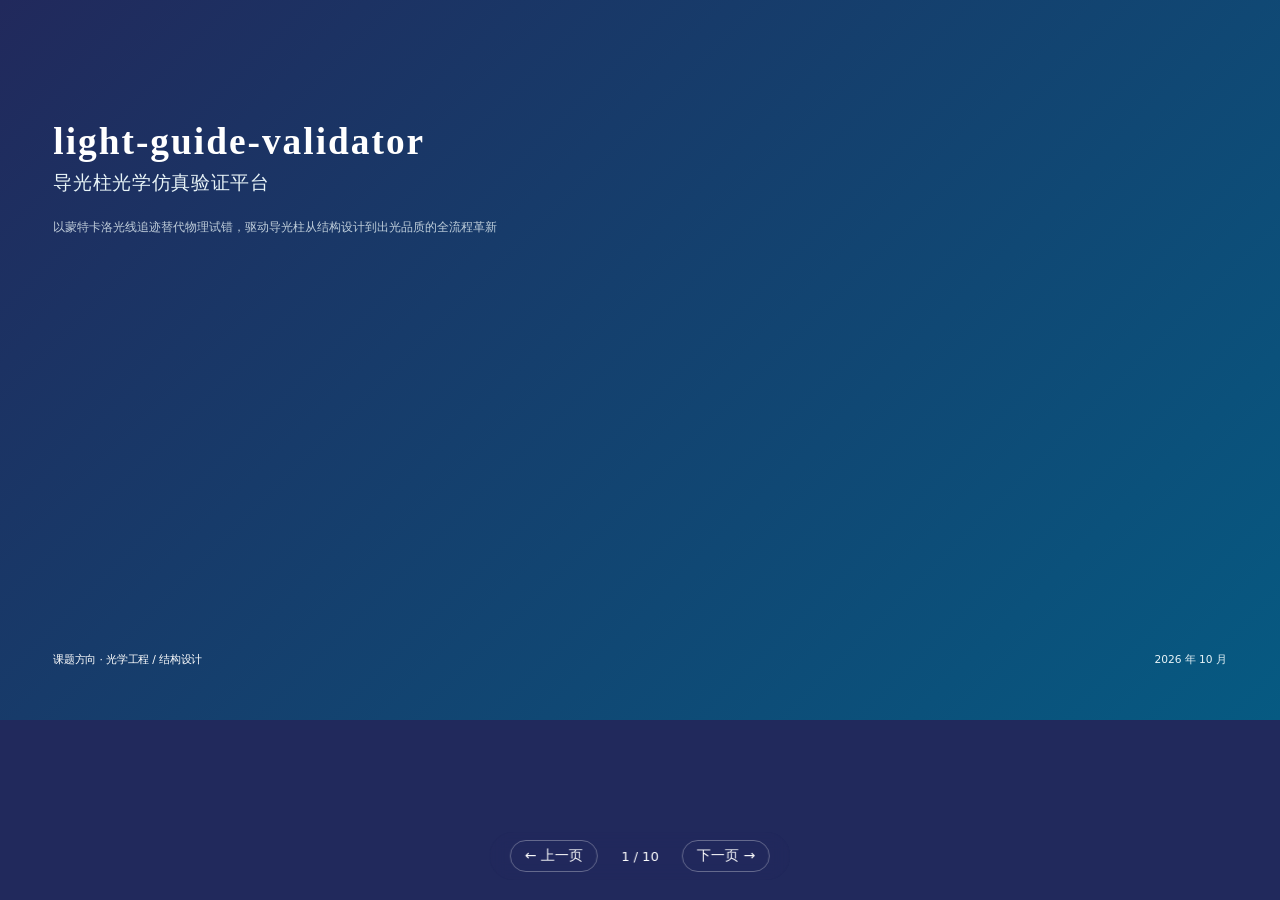
<file: 导光柱光迹模拟工具-20261013/docs/light-guide-validator-presentation.html>
<!DOCTYPE html>
<html lang="zh-CN">
<head>
<meta charset="UTF-8">
<meta name="viewport" content="width=device-width, initial-scale=1.0">
<meta name="x-content-type" content="presentation" />
<title>light-guide-validator 导光柱光学仿真验证平台 — 课题演示</title>
<style>
:root {
  --primary: #065A82;
  --secondary: #1C7293;
  --accent: #21295C;
  --bg: #F0F7FA;
  --light: #E8F4F8;
  --white: #FFFFFF;
  --text: #1A2744;
  --muted: #64748B;
  --red: #E5484D;
  --green: #22C55E;
  --amber: #D97706;
  --shadow: 0 2px 12px rgba(10,22,40,0.08);
  --radius: 14px;
}
* { margin: 0; padding: 0; box-sizing: border-box; }
body {
  font-family: "Segoe UI", "Microsoft YaHei", system-ui, sans-serif;
  background: var(--accent);
  overflow: hidden;
  height: 100vh;
}
.deck-stage {
  width: 1920px;
  height: 1080px;
  position: relative;
  transform-origin: top left;
}
.slide {
  position: absolute;
  top: 0; left: 0;
  width: 100%;
  height: 100%;
  display: none;
  flex-direction: column;
  padding: 60px 80px;
}
.slide.active { display: flex; }

/* Slide backgrounds */
.slide-cover { background: linear-gradient(135deg, var(--accent) 0%, var(--primary) 100%); color: var(--white); }
.slide-light { background: var(--bg); color: var(--text); }
.slide-dark { background: var(--accent); color: var(--white); }

/* Navigation */
.nav-bar {
  position: fixed;
  bottom: 20px;
  left: 50%;
  transform: translateX(-50%);
  display: flex;
  align-items: center;
  gap: 12px;
  background: rgba(33,41,92,0.85);
  padding: 8px 20px;
  border-radius: 30px;
  z-index: 9999;
  backdrop-filter: blur(8px);
}
.nav-bar button {
  background: none;
  border: 1px solid rgba(255,255,255,0.3);
  color: var(--white);
  padding: 6px 14px;
  border-radius: 20px;
  cursor: pointer;
  font-size: 14px;
  font-family: inherit;
  transition: all 0.2s;
}
.nav-bar button:hover { background: rgba(255,255,255,0.15); }
.nav-bar .page-num { color: var(--white); font-size: 13px; min-width: 60px; text-align: center; }

/* Common elements */
h1, h2, h3 { font-family: Georgia, "Songti SC", serif; }
.card {
  background: var(--white);
  border-radius: var(--radius);
  box-shadow: var(--shadow);
  padding: 24px 28px;
}
.badge {
  display: inline-flex;
  align-items: center;
  justify-content: center;
  width: 44px; height: 44px;
  border-radius: 50%;
  background: var(--primary);
  color: var(--white);
  font-weight: 700;
  font-size: 18px;
}
.section-title { font-size: 36px; font-weight: 700; color: var(--accent); letter-spacing: 1px; }
.muted { color: var(--muted); font-size: 14px; }

/* Table styles */
.tbl { width: 100%; border-collapse: collapse; font-size: 16px; }
.tbl th { background: var(--primary); color: var(--white); padding: 12px 16px; text-align: left; font-weight: 600; }
.tbl td { padding: 12px 16px; border-bottom: 1px solid var(--light); }
.tbl tr:nth-child(even) td { background: #FAFCFE; }

/* Animations */
@keyframes fadeIn { from { opacity: 0; transform: translateY(20px); } to { opacity: 1; transform: translateY(0); } }
.slide.active > * { animation: fadeIn 0.5s ease-out; }
.slide.active > *:nth-child(1) { animation-delay: 0s; }
.slide.active > *:nth-child(2) { animation-delay: 0.1s; }
.slide.active > *:nth-child(3) { animation-delay: 0.2s; }
.slide.active > *:nth-child(4) { animation-delay: 0.3s; }
.slide.active > *:nth-child(5) { animation-delay: 0.4s; }
</style>
</head>
<body>

<div class="deck-stage" id="deck">

<!-- SLIDE 1: Cover -->
<section class="slide slide-cover active" data-deck-label="封面">
  <div style="margin-top: 120px;">
    <h1 style="font-size: 56px; letter-spacing: 3px; margin-bottom: 12px;">light-guide-validator</h1>
    <p style="font-size: 28px; color: var(--light); letter-spacing: 1.5px; margin-bottom: 30px;">导光柱光学仿真验证平台</p>
    <p style="font-size: 18px; color: rgba(232,244,248,0.8); max-width: 800px; line-height: 1.8;">以蒙特卡洛光线追迹替代物理试错，驱动导光柱从结构设计到出光品质的全流程革新</p>
  </div>
  <div style="margin-top: auto; display: flex; justify-content: space-between; align-items: flex-end; padding-bottom: 20px;">
    <span style="font-size: 16px;">课题方向 · 光学工程 / 结构设计</span>
    <span style="font-size: 16px; color: var(--light);">2026 年 10 月</span>
  </div>
</section>

<!-- SLIDE 2: TOC -->
<section class="slide slide-light" data-deck-label="目录">
  <h2 class="section-title" style="margin-bottom: 8px;">CONTENTS · 课题框架</h2>
  <p class="muted" style="margin-bottom: 30px;">从物理试错到数字迭代 — light-guide-validator 全流程框架</p>
  <div style="display: grid; grid-template-columns: 1fr 1fr; gap: 16px;">
    <div class="card" style="display: flex; align-items: center; gap: 16px;"><span class="badge">01</span><div><b style="color: var(--accent); font-size: 18px;">行业痛点</b><br><span class="muted">研华工程师面临：反复开模、周期长、成本高、出光不可控</span></div></div>
    <div class="card" style="display: flex; align-items: center; gap: 16px;"><span class="badge">02</span><div><b style="color: var(--accent); font-size: 18px;">软件概览</b><br><span class="muted">解决方案：自研轻量蒙特卡洛光追平台，纯前端、零部署、浏览器即用</span></div></div>
    <div class="card" style="display: flex; align-items: center; gap: 16px;"><span class="badge">03</span><div><b style="color: var(--accent); font-size: 18px;">核心能力</b><br><span class="muted">参数化建模、多灯珠自动放置、实时 3D 可视化、实测对比</span></div></div>
    <div class="card" style="display: flex; align-items: center; gap: 16px;"><span class="badge">04</span><div><b style="color: var(--accent); font-size: 18px;">关键参数</b><br><span class="muted">棱镜角度、周期、折射率、LED 耦合等核心优化变量</span></div></div>
    <div class="card" style="display: flex; align-items: center; gap: 16px;"><span class="badge">05</span><div><b style="color: var(--accent); font-size: 18px;">对比优势</b><br><span class="muted">传统试错 vs 数字仿真：成本、周期、良率三维对比</span></div></div>
    <div class="card" style="display: flex; align-items: center; gap: 16px;"><span class="badge">06</span><div><b style="color: var(--accent); font-size: 18px;">落地路径</b><br><span class="muted">试点验证 → 模板沉淀 → 自动优化闭环的三步实施计划</span></div></div>
  </div>
</section>

<!-- SLIDE 3: 行业痛点 -->
<section class="slide slide-light" data-deck-label="行业痛点">
  <div style="display: flex; align-items: center; gap: 16px; margin-bottom: 8px;">
    <span class="badge">01</span>
    <h2 class="section-title">行业痛点</h2>
  </div>
  <p class="muted" style="margin-bottom: 24px;">研华工程师在导光柱开发中面临四大核心痛点</p>
  <div style="display: grid; grid-template-columns: 1fr 1fr; gap: 20px;">
    <div class="card" style="border-left: 4px solid var(--red);"><p style="font-size: 20px; font-weight: 700; color: var(--red); margin-bottom: 8px;">① 反复开模打样</p><p style="font-size: 15px; line-height: 1.7; color: var(--text);">单次周期 1–2 周，一个项目 3–5 轮才能收敛，模具费累计数万至数十万元</p></div>
    <div class="card" style="border-left: 4px solid var(--amber);"><p style="font-size: 20px; font-weight: 700; color: var(--amber); margin-bottom: 8px;">② 出光效果靠经验</p><p style="font-size: 15px; line-height: 1.7; color: var(--text);">棱镜角度、周期全凭老师傅感觉，热点暗斑频发，无法在设计阶段预知</p></div>
    <div class="card" style="border-left: 4px solid var(--amber);"><p style="font-size: 20px; font-weight: 700; color: var(--amber); margin-bottom: 8px;">③ 侧壁漏光难定位</p><p style="font-size: 15px; line-height: 1.7; color: var(--text);">全反射临界角外的大角度光线从侧壁泄漏，整机装配后才发现壳体透光</p></div>
    <div class="card" style="border-left: 4px solid var(--red);"><p style="font-size: 20px; font-weight: 700; color: var(--red); margin-bottom: 8px;">④ 设计变更成本高</p><p style="font-size: 15px; line-height: 1.7; color: var(--text);">客户一改外观形状，整套光学验证推倒重来，项目进度被严重拖累</p></div>
  </div>
  <div style="margin-top: auto; background: var(--light); border-radius: 10px; padding: 14px 20px; font-size: 14px; color: var(--accent); font-style: italic;">
    传统开发流程：结构设计 → 开模打样 → 点亮测量 → 发现问题 → 修模/改结构 — 一轮循环 1–2 周，3–5 轮才能收敛
  </div>
</section>

<!-- SLIDE 4: 软件概览 -->
<section class="slide slide-light" data-deck-label="软件概览">
  <div style="display: flex; align-items: center; gap: 16px; margin-bottom: 8px;">
    <span class="badge">02</span>
    <h2 class="section-title">软件概览</h2>
  </div>
  <p style="font-size: 18px; font-weight: 600; color: var(--accent); margin-bottom: 24px;">解决方案 — 自研轻量蒙特卡洛光追验证平台：纯前端 · 零部署 · 浏览器即用</p>
  <div style="display: grid; grid-template-columns: repeat(3, 1fr); gap: 16px;">
    <div class="card" style="border-top: 4px solid var(--secondary);"><p style="font-size: 16px; font-weight: 700; color: var(--accent); margin-bottom: 8px;">零安装 · 即开即用</p><p style="font-size: 13px; line-height: 1.6; color: var(--text);">纯 HTML/JS 实现，浏览器打开即用，无需 SPEOS/TracePro 授权费</p></div>
    <div class="card" style="border-top: 4px solid var(--secondary);"><p style="font-size: 16px; font-weight: 700; color: var(--accent); margin-bottom: 8px;">蒙特卡洛光线追迹</p><p style="font-size: 13px; line-height: 1.6; color: var(--text);">Möller–Trumbore 求交 + Beer-Lambert 吸收 + 空间网格加速 + Web Worker 后台计算</p></div>
    <div class="card" style="border-top: 4px solid var(--secondary);"><p style="font-size: 16px; font-weight: 700; color: var(--accent); margin-bottom: 8px;">参数化几何 + STL 导入</p><p style="font-size: 13px; line-height: 1.6; color: var(--text);">参数化直圆柱/圆锥台 + 侧壁微齿渐变；矩形导光柱 / LGP 薄板经 STL/OBJ/STEP 导入</p></div>
    <div class="card" style="border-top: 4px solid var(--primary);"><p style="font-size: 16px; font-weight: 700; color: var(--accent); margin-bottom: 8px;">多灯珠自动放置</p><p style="font-size: 13px; line-height: 1.6; color: var(--text);">选取多个入射面自动按平面聚类放置多颗 LED，光线按面积加权分配</p></div>
    <div class="card" style="border-top: 4px solid var(--primary);"><p style="font-size: 16px; font-weight: 700; color: var(--accent); margin-bottom: 8px;">实时 3D 可视化</p><p style="font-size: 13px; line-height: 1.6; color: var(--text);">光线轨迹、出射端热图、轴向分布、配光曲线、光斑伪彩云图与能量账本；结果自动判定「设计合格 / 需优化 / 不合格」</p></div>
    <div class="card" style="border-top: 4px solid var(--primary);"><p style="font-size: 16px; font-weight: 700; color: var(--accent); margin-bottom: 8px;">仿真 vs 实测对比</p><p style="font-size: 13px; line-height: 1.6; color: var(--text);">CSV 批量导入实测数据，仿真与实测指标同表对比，一键生成 HTML 报告</p></div>
  </div>
  <div style="margin-top: 16px; background: var(--light); border-radius: 10px; padding: 12px 20px; font-size: 13px; color: var(--secondary); font-style: italic;">
    物理模型边界：介质按纯吸收（Beer-Lambert）建模，不含体散射 —— 含扩散粉工艺的出射均匀度按保守下界评估
  </div>
</section>

<!-- SLIDE 5: 核心能力 -->
<section class="slide slide-light" data-deck-label="核心能力">
  <div style="display: flex; align-items: center; gap: 16px; margin-bottom: 8px;">
    <span class="badge">03</span>
    <h2 class="section-title">核心能力</h2>
  </div>
  <p class="muted" style="margin-bottom: 24px;">从结构设计到出光品质 — 全链路数字化验证</p>
  <div style="display: flex; flex-direction: column; gap: 10px;">
    <div class="card" style="display: flex; align-items: center; gap: 16px; padding: 16px 24px;"><span class="badge" style="background: var(--primary); flex-shrink: 0;">1</span><b style="color: var(--accent); font-size: 17px; min-width: 180px;">参数化几何建模</b><span style="font-size: 14px; color: var(--text);">直圆柱/圆锥台 + 侧壁微齿（SPEOS 式 85°→10° 线性渐变）；径向分段 24–48；齿距/齿宽/偏移精确可控</span></div>
    <div class="card" style="display: flex; align-items: center; gap: 16px; padding: 16px 24px;"><span class="badge" style="background: var(--secondary); flex-shrink: 0;">2</span><b style="color: var(--accent); font-size: 17px; min-width: 180px;">多灯珠自动放置</b><span style="font-size: 14px; color: var(--text);">拾取入射面后按平面聚类自动放置 LED 灯珠；选择几个入射面放几颗灯珠；光线按面积加权分配</span></div>
    <div class="card" style="display: flex; align-items: center; gap: 16px; padding: 16px 24px;"><span class="badge" style="background: var(--accentcent); flex-shrink: 0;">3</span><b style="color: var(--accent); font-size: 17px; min-width: 180px;">实时 3D 光线可视化</b><span style="font-size: 14px; color: var(--text);">绿色=到达出射端有效光线；红色=侧壁漏光；出射端 2D 照度热图 + 沿轴分布 + 配光极坐标曲线</span></div>
    <div class="card" style="display: flex; align-items: center; gap: 16px; padding: 16px 24px;"><span class="badge" style="background: var(--secondary); flex-shrink: 0;">4</span><b style="color: var(--accent); font-size: 17px; min-width: 180px;">能量守恒账本</b><span style="font-size: 14px; color: var(--text);">出射 / 侧面出光 / 吸收 / 残留 — 四象限能量分解，精确定位「光去哪了」</span></div>
    <div class="card" style="display: flex; align-items: center; gap: 16px; padding: 16px 24px;"><span class="badge" style="background: var(--primary); flex-shrink: 0;">5</span><b style="color: var(--accent); font-size: 17px; min-width: 180px;">仿真 vs 实测对比</b><span style="font-size: 14px; color: var(--text);">CSV 批量导入实测照度数据；仿真与实测均匀度/CV/照度均值同表对比；偏差一目了然</span></div>
  </div>
</section>

<!-- SLIDE 6: 关键参数 -->
<section class="slide slide-light" data-deck-label="关键参数">
  <div style="display: flex; align-items: center; gap: 16px; margin-bottom: 8px;">
    <span class="badge">04</span>
    <h2 class="section-title">关键参数</h2>
  </div>
  <p class="muted" style="margin-bottom: 24px;">light-guide-validator 核心参数与优化变量一览</p>
  <table class="tbl" style="font-size: 15px;">
    <tr><th style="width: 16%;">参数类别</th><th style="width: 30%;">具体变量</th><th style="width: 26%;">典型取值范围</th><th style="width: 28%;">影响目标</th></tr>
    <tr><td style="font-weight: 600; color: var(--primary);">几何结构</td><td>导光柱直径、长度、截面形状</td><td>Ø1–3mm / L5–20mm</td><td>耦合效率、出光面积</td></tr>
    <tr><td style="font-weight: 600; color: var(--primary);">棱镜微结构</td><td>棱镜角度、周期、宽度、偏移</td><td>85°→10° / 1mm / 3mm</td><td style="color: var(--red); font-weight: 600;">出光均匀度（最敏感）</td></tr>
    <tr><td style="font-weight: 600; color: var(--primary);">材料光学</td><td>折射率 n、体吸收 α（PC/PMMA/PS/PET/COC/BK7 + 自定义）</td><td>PC 1.586 / PMMA 1.49</td><td>临界角、光效、色偏</td></tr>
    <tr><td style="font-weight: 600; color: var(--primary);">光源耦合</td><td>LED 功率、发光角、入射位置</td><td>5–20lm / Lambert 120°</td><td>入光效率、出光亮度</td></tr>
    <tr><td style="font-weight: 600; color: var(--primary);">LED 灯珠</td><td>类型、尺寸、间隙 Gap</td><td>矩形/凹面/凸面 / 0.2–1mm</td><td>耦合精度、发散角</td></tr>
    <tr><td style="font-weight: 600; color: var(--primary);">仿真设置</td><td>光线数、最大反弹、阈值</td><td>1000–5000 / 30次 / 85%</td><td>收敛精度、计算速度</td></tr>
  </table>
  <div style="margin-top: 16px; background: var(--light); border-radius: 10px; padding: 12px 20px; font-size: 13px; color: var(--secondary); font-style: italic;">
    ※ 棱镜角度是影响出光均匀度最敏感的变量 — 85°（入射端，出光弱）→10°（出射端，出光强）的线性渐变是实现均匀出光的核心机制
  </div>
</section>

<!-- SLIDE 7: 对比优势 -->
<section class="slide slide-light" data-deck-label="对比优势">
  <div style="display: flex; align-items: center; gap: 16px; margin-bottom: 8px;">
    <span class="badge">05</span>
    <h2 class="section-title">对比优势</h2>
  </div>
  <p class="muted" style="margin-bottom: 24px;">传统物理试错 VS light-guide-validator 数字仿真</p>
  <div style="display: flex; gap: 24px; flex: 1;">
    <div class="card" style="flex: 1; border: 2px solid #FECACA;">
      <div style="background: #FEF2F2; border-radius: 10px; padding: 12px 20px; margin: -24px -28px 16px; font-size: 18px; font-weight: 700; color: var(--red);">传统物理试错</div>
      <ul style="list-style: none; font-size: 16px; line-height: 2.2;">
        <li style="color: var(--red);">✗ 开模打样 3–5 轮</li>
        <li style="color: var(--red);">✗ 项目周期 4–8 周</li>
        <li style="color: var(--red);">✗ 均匀度 ≈ 50%</li>
        <li style="color: var(--red);">✗ 模具费累计 10 万+</li>
        <li style="color: var(--red);">✗ 热点暗斑频发</li>
        <li style="color: var(--red);">✗ 侧壁漏光装配后才发现</li>
      </ul>
    </div>
    <div class="card" style="flex: 1; border: 2px solid var(--secondary);">
      <div style="background: var(--light); border-radius: 10px; padding: 12px 20px; margin: -24px -28px 16px; font-size: 18px; font-weight: 700; color: var(--secondary);">light-guide-validator 数字仿真</div>
      <ul style="list-style: none; font-size: 16px; line-height: 2.2;">
        <li style="color: var(--green); font-weight: 600;">✓ 开模打样 1 轮</li>
        <li style="color: var(--green); font-weight: 600;">✓ 项目周期 1–2 周</li>
        <li style="color: var(--green); font-weight: 600;">✓ 均匀度 ≥ 85%</li>
        <li style="color: var(--green); font-weight: 600;">✓ 模具费降 60%+</li>
        <li style="color: var(--green); font-weight: 600;">✓ 热点在设计阶段消除</li>
        <li style="color: var(--green); font-weight: 600;">✓ 漏光在仿真阶段定位</li>
      </ul>
    </div>
  </div>
  <div style="background: var(--accent); border-radius: 10px; padding: 14px 24px; font-size: 15px; color: var(--white); font-style: italic; text-align: center;">
    同样一颗导光柱，仿真前后出光效果与开发成本形成数量级差异
  </div>
</section>

<!-- SLIDE 8: 应用价值 -->
<section class="slide slide-light" data-deck-label="应用价值">
  <div style="display: flex; align-items: center; gap: 16px; margin-bottom: 8px;">
    <span class="badge">06</span>
    <h2 class="section-title">应用价值</h2>
  </div>
  <p class="muted" style="margin-bottom: 24px;">仿真落地后直接解决研华工程师四类工程痛点</p>
  <table class="tbl" style="font-size: 16px;">
    <tr><th>传统痛点</th><th>仿真手段</th><th>解决效果</th></tr>
    <tr><td style="color: var(--red); font-weight: 600;">出光面热点 / 暗斑</td><td>2D 照度热图 + 棱镜参数扫描</td><td style="color: var(--green); font-weight: 700;">均匀度提升至 85% 以上</td></tr>
    <tr><td style="color: var(--amber); font-weight: 600;">侧壁漏光 / 壳体透光</td><td>逐光线路径追踪 + 漏光定量</td><td style="color: var(--green); font-weight: 700;">漏光量下降 90%，免二次遮光</td></tr>
    <tr><td style="color: var(--accent); font-weight: 600;">开模费用高 / 反复修模</td><td>数字样机替代物理样机</td><td style="color: var(--green); font-weight: 700;">模具费用下降 60% 以上</td></tr>
    <tr><td style="color: var(--secondary); font-weight: 600;">项目周期长 / 响应慢</td><td>参数化自动批量寻优</td><td style="color: var(--green); font-weight: 700;">开发周期从 4–8 周压缩到 1–2 周</td></tr>
  </table>
  <div style="margin-top: 16px; background: var(--light); border-radius: 10px; padding: 14px 20px; font-size: 14px; color: var(--accent); font-style: italic;">
    额外收益：设计方案可沉淀为参数化模板，同类新品导光柱开发直接复用，光学 Know-how 从老师傅经验转为可复用数字资产
  </div>
</section>

<!-- SLIDE 9: 技术优势 -->
<section class="slide slide-light" data-deck-label="技术优势">
  <div style="display: flex; align-items: center; gap: 16px; margin-bottom: 8px;">
    <span class="badge">07</span>
    <h2 class="section-title">技术优势</h2>
  </div>
  <p class="muted" style="margin-bottom: 24px;">light-guide-validator vs SPEOS / TracePro — 差异化竞争力</p>
  <table class="tbl" style="font-size: 15px;">
    <tr><th style="width: 20%;">对比维度</th><th style="width: 36%;">SPEOS / TracePro</th><th style="width: 44%; background: var(--secondary);">light-guide-validator</th></tr>
    <tr><td style="font-weight: 600;">授权成本</td><td>数万至数十万元/年/座</td><td style="color: var(--green); font-weight: 600;">零成本，浏览器免安装</td></tr>
    <tr><td style="font-weight: 600;">迭代速度</td><td>参数修改→重跑→分钟级</td><td style="color: var(--green); font-weight: 600;">参数调整→实时 3D 预览→秒级</td></tr>
    <tr><td style="font-weight: 600;">多灯珠支持</td><td>手动逐颗配置位置与方向</td><td style="color: var(--green); font-weight: 600;">选取入射面自动放置，按平面聚类</td></tr>
    <tr><td style="font-weight: 600;">实测对比</td><td>需导出数据二次处理</td><td style="color: var(--green); font-weight: 600;">CSV 导入同表对比，闭环验证</td></tr>
    <tr><td style="font-weight: 600;">报告输出</td><td>需截图+手工排版</td><td style="color: var(--green); font-weight: 600;">一键生成自包含 HTML 报告</td></tr>
    <tr><td style="font-weight: 600;">使用门槛</td><td>需光学专业培训</td><td style="color: var(--green); font-weight: 600;">参数帮助提示+使用说明，初次使用者可上手</td></tr>
  </table>
  <div style="margin-top: 16px; background: var(--light); border-radius: 10px; padding: 12px 20px; font-size: 13px; color: var(--secondary); font-style: italic;">
    定位：light-guide-validator 不替代 SPEOS 的精确物理场分析，而是作为前端快速验证工具 — 在开模前用秒级迭代锁定最优参数方案，再交由 SPEOS 做最终验证
  </div>
</section>

<!-- SLIDE 10: 落地路径 -->
<section class="slide slide-dark" data-deck-label="落地路径与展望">
  <h2 style="font-size: 36px; color: var(--white); letter-spacing: 1.5px; margin-bottom: 8px;">实施路径与展望</h2>
  <p style="font-size: 16px; color: var(--light); font-style: italic; margin-bottom: 30px;">分三步落地，把光学仿真沉淀为团队核心能力</p>
  <div style="display: flex; gap: 24px; flex: 1;">
    <div class="card" style="flex: 1; overflow: hidden; padding: 0;">
      <div style="background: var(--secondary); color: var(--white); padding: 14px 20px; font-size: 16px; font-weight: 700;">近期 · 1–2 月</div>
      <div style="padding: 20px;"><p style="font-size: 17px; font-weight: 700; color: var(--accent); margin-bottom: 12px;">单项目试点验证</p><p style="font-size: 14px; line-height: 1.8; color: var(--text);">选 1 款现有 3C 导光柱产品，用 light-guide-validator 复现仿真，与实测结果对标，建立仿真精度基线</p></div>
    </div>
    <div class="card" style="flex: 1; overflow: hidden; padding: 0;">
      <div style="background: var(--primary); color: var(--white); padding: 14px 20px; font-size: 16px; font-weight: 700;">中期 · 3–6 月</div>
      <div style="padding: 20px;"><p style="font-size: 17px; font-weight: 700; color: var(--accent); margin-bottom: 12px;">参数化模板库</p><p style="font-size: 14px; line-height: 1.8; color: var(--text);">沉淀直筒、L 型、环形三类导光柱参数化模板，配套棱镜角度 DOE 优化脚本，新项目直接调用</p></div>
    </div>
    <div class="card" style="flex: 1; overflow: hidden; padding: 0;">
      <div style="background: var(--secondary); color: var(--white); padding: 14px 20px; font-size: 16px; font-weight: 700;">远期 · 6–12 月</div>
      <div style="padding: 20px;"><p style="font-size: 17px; font-weight: 700; color: var(--accent); margin-bottom: 12px;">自动优化闭环</p><p style="font-size: 14px; line-height: 1.8; color: var(--text);">打通 CAD 参数 → 仿真 → 结果读取 → 自动寻优全链路，输入外观尺寸即可自动输出最优棱镜方案</p></div>
    </div>
  </div>
  <div style="background: var(--primary); border-radius: 10px; padding: 16px 24px; margin-top: 20px;">
    <p style="font-size: 15px; color: var(--white); font-weight: 600; text-align: center;">预期收益：单次项目模具费用下降 60%+ · 光学开发周期从月级压缩到周级 · 出光均匀度良率提升至 95%+</p>
  </div>
  <p style="font-size: 12px; color: var(--light); text-align: center; margin-top: 12px;">light-guide-validator 导光柱光学仿真验证平台 · 2026.10</p>
</section>

</div>

<!-- Navigation bar -->
<div class="nav-bar">
  <button onclick="prev()">← 上一页</button>
  <span class="page-num" id="pageNum">1 / 10</span>
  <button onclick="next()">下一页 →</button>
</div>

<script>
var slides = document.querySelectorAll('.slide');
var current = 0;
var total = slides.length;

function show(idx) {
  slides.forEach(function(s, i) { s.classList.toggle('active', i === idx); });
  document.getElementById('pageNum').textContent = (idx + 1) + ' / ' + total;
  current = idx;
}
function next() { if (current < total - 1) show(current + 1); }
function prev() { if (current > 0) show(current - 1); }

document.addEventListener('keydown', function(e) {
  if (e.key === 'ArrowRight' || e.key === ' ' || e.key === 'Enter') { e.preventDefault(); next(); }
  else if (e.key === 'ArrowLeft') { e.preventDefault(); prev(); }
  else if (e.key === 'f' || e.key === 'F') {
    if (!document.fullscreenElement) document.documentElement.requestFullscreen();
    else document.exitFullscreen();
  }
});

// Scale to fit viewport
function scale() {
  var stage = document.getElementById('deck');
  var sw = window.innerWidth, sh = window.innerHeight;
  var s = Math.min(sw / 1920, sh / 1080);
  stage.style.transform = 'scale(' + s + ')';
}
window.addEventListener('resize', scale);
scale();
</script>
</body>
</html>
</file>
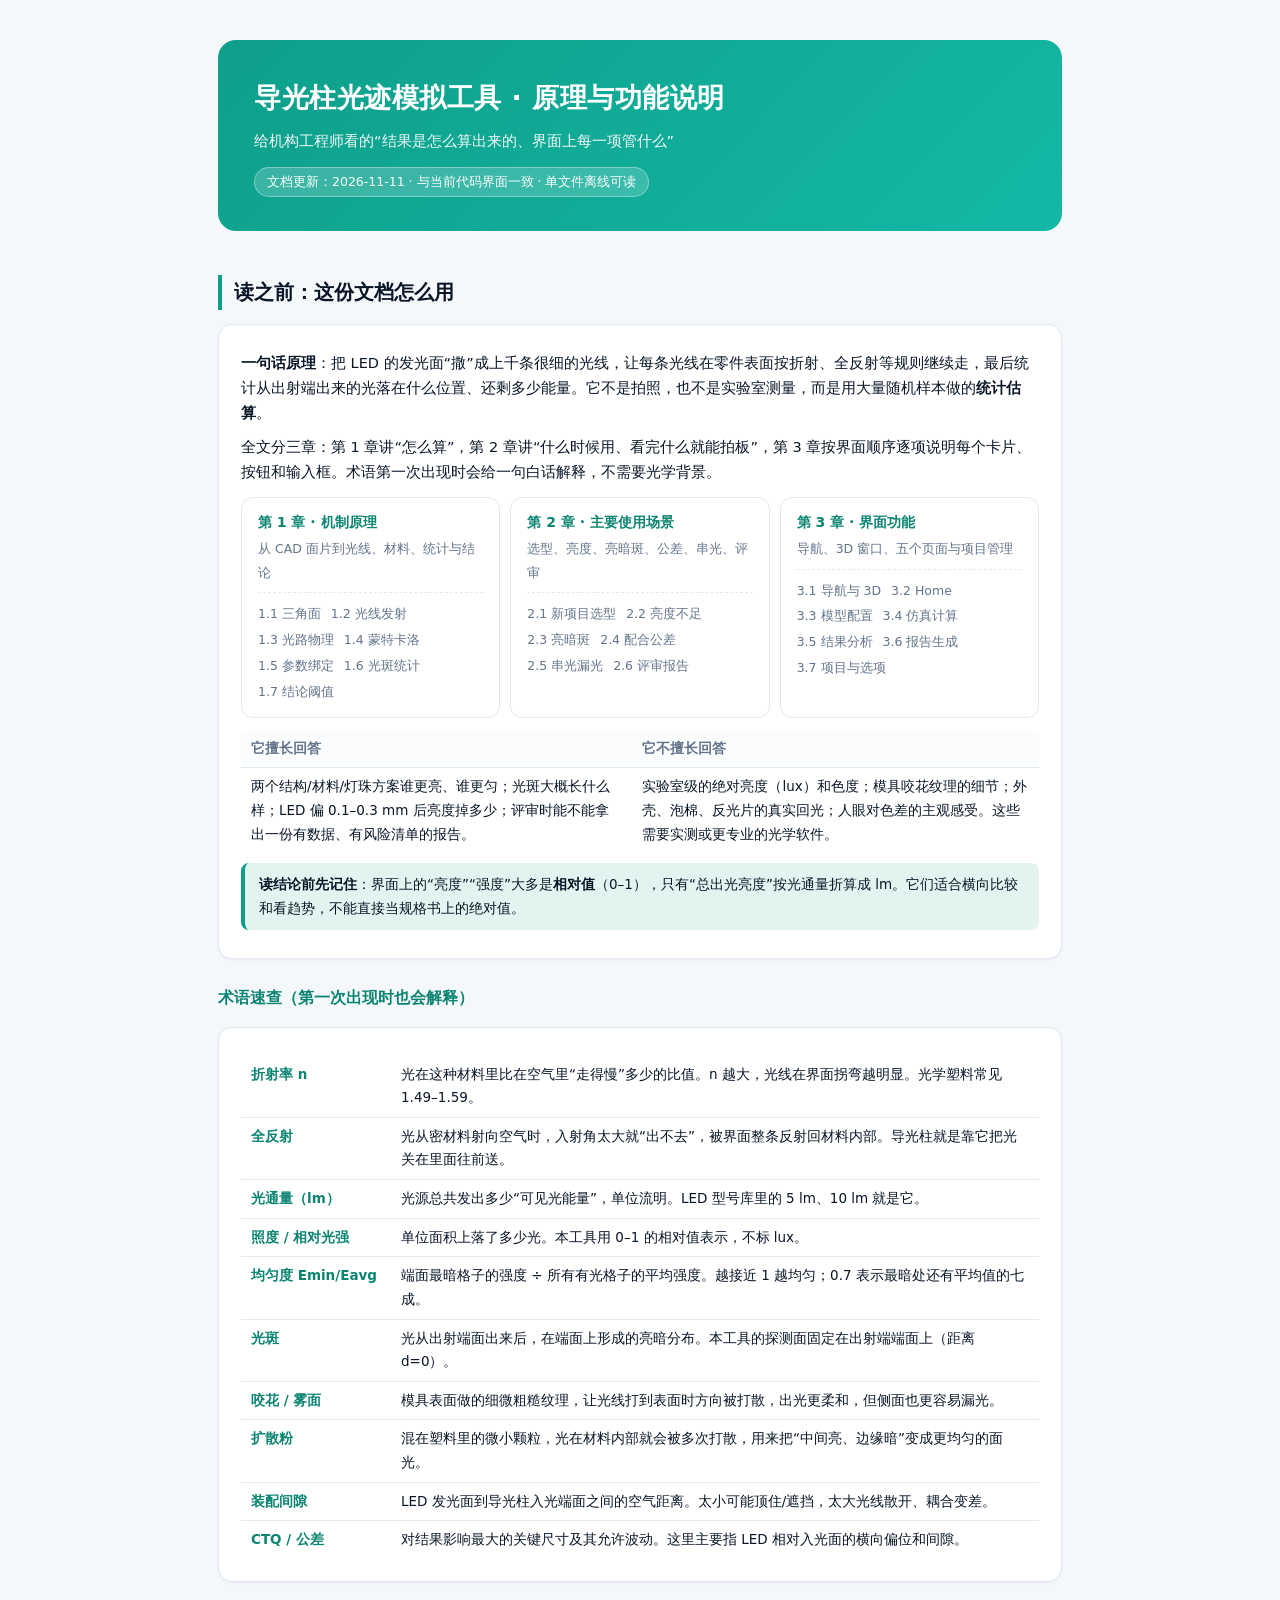
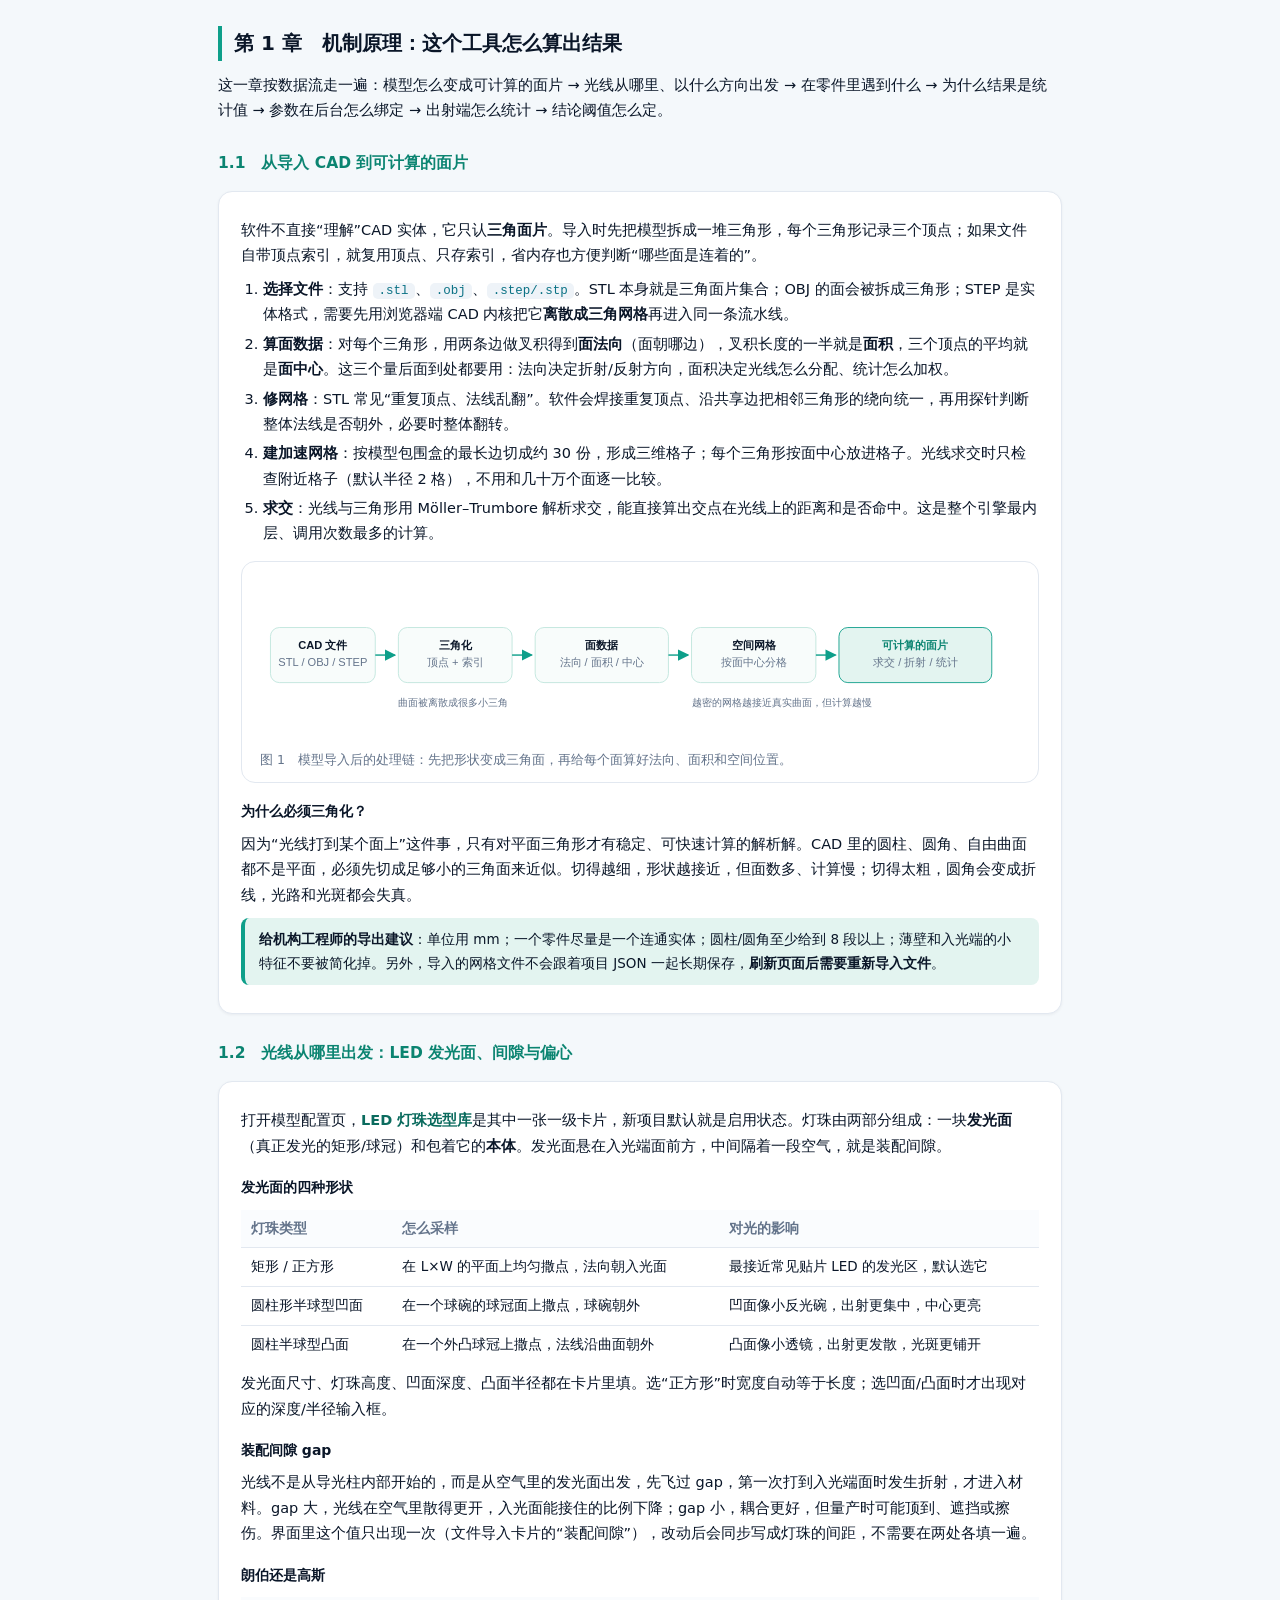
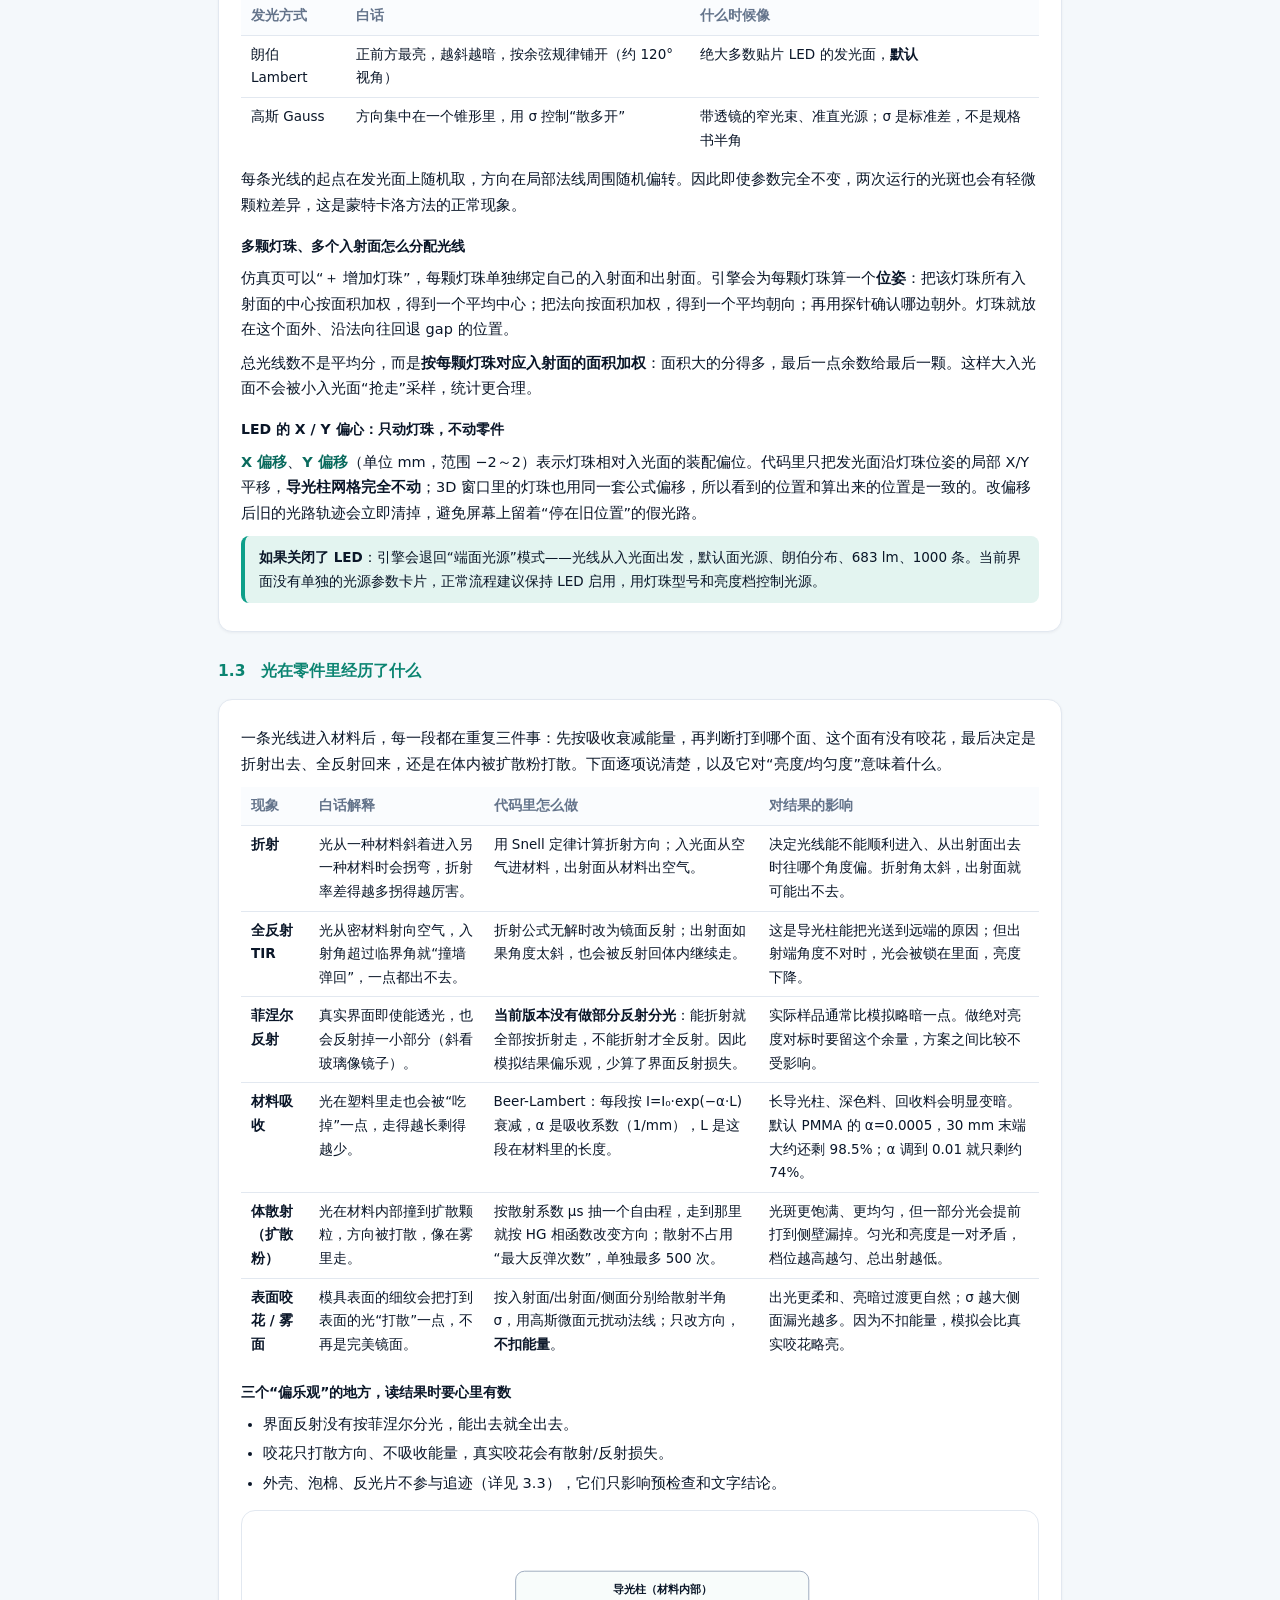
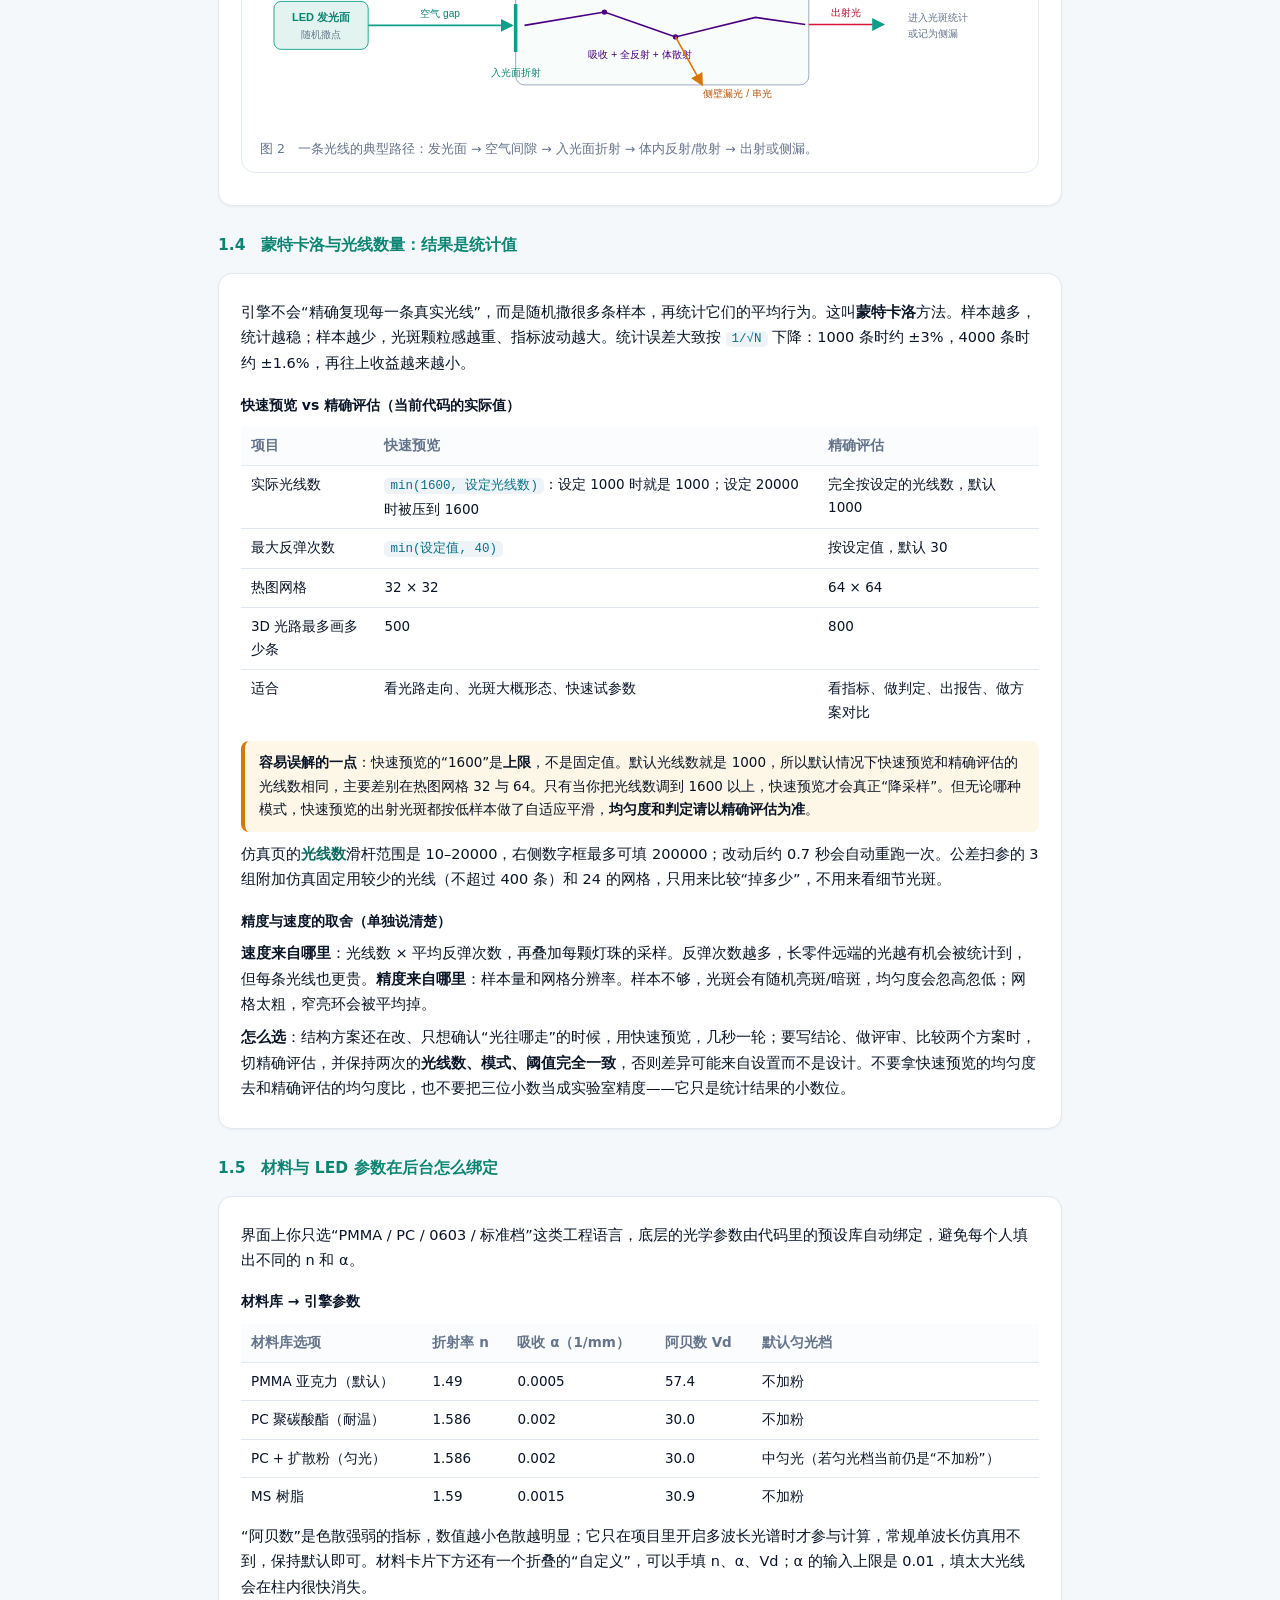
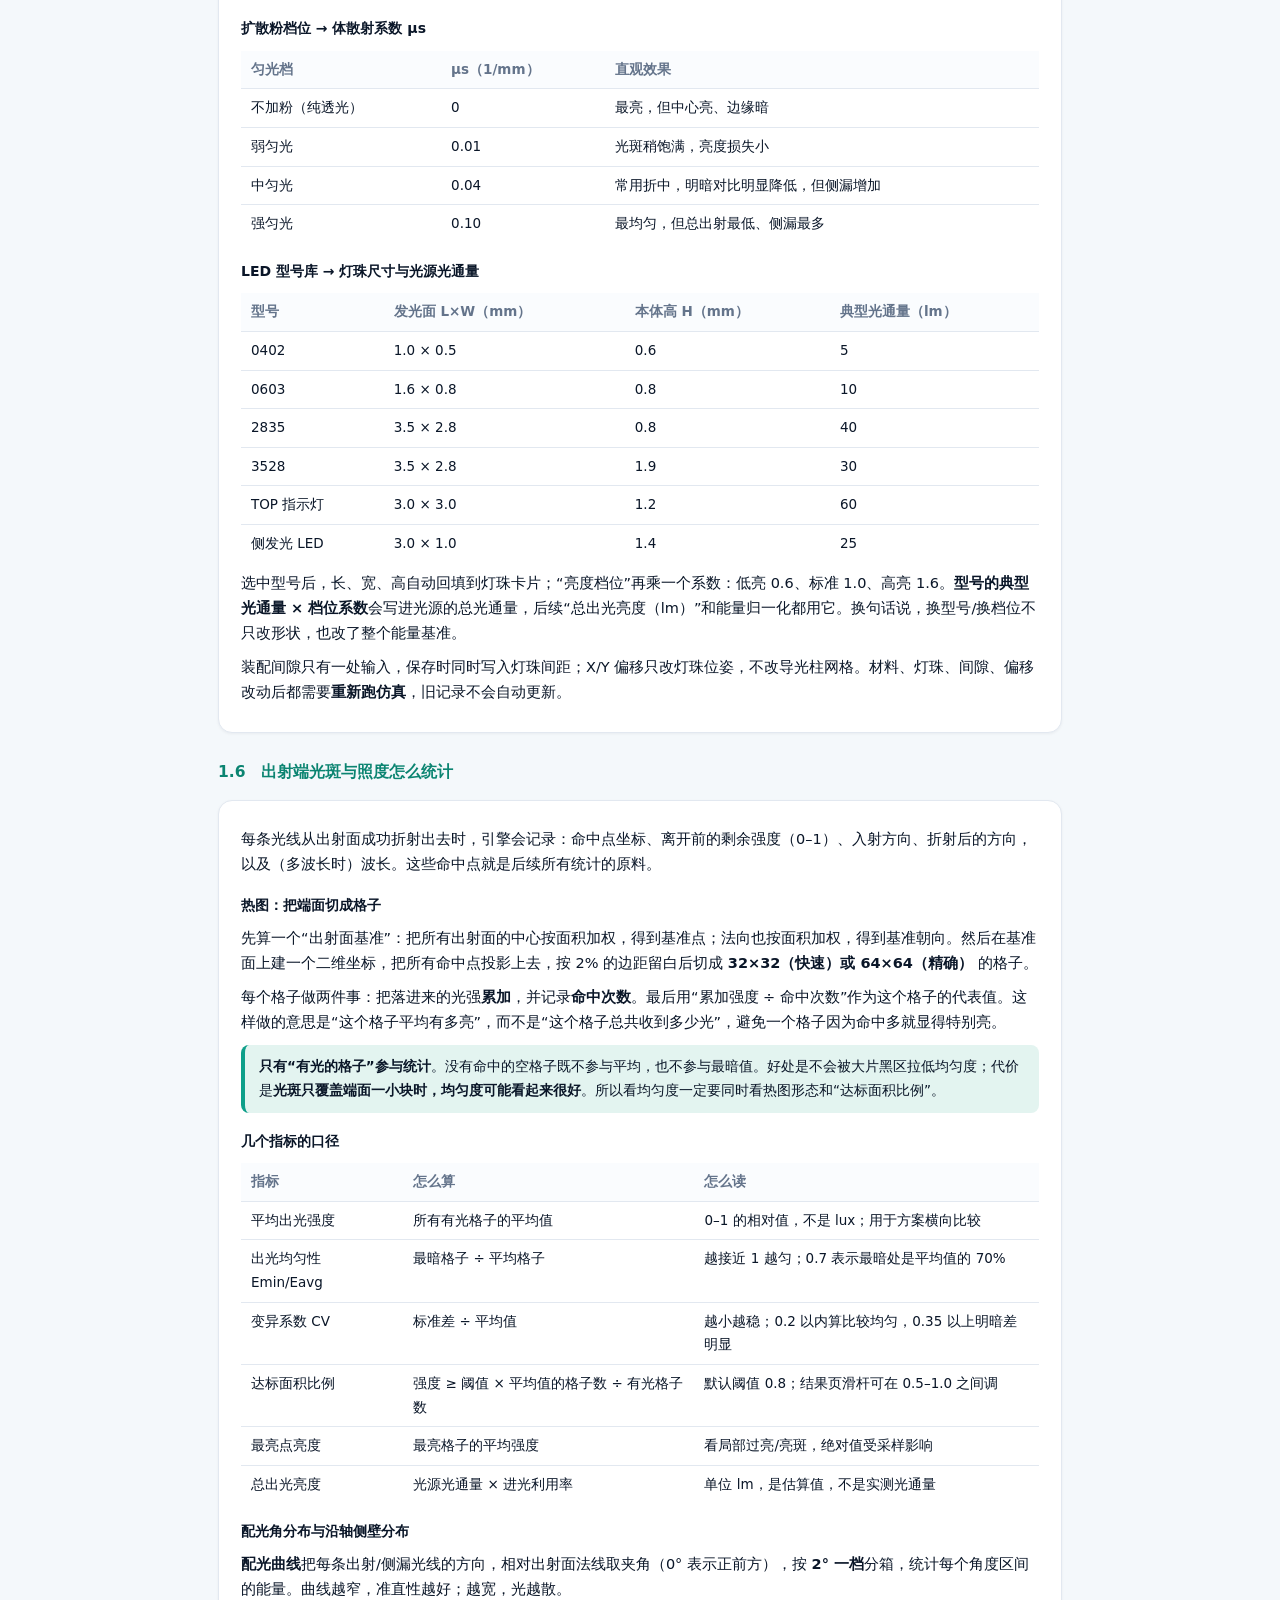
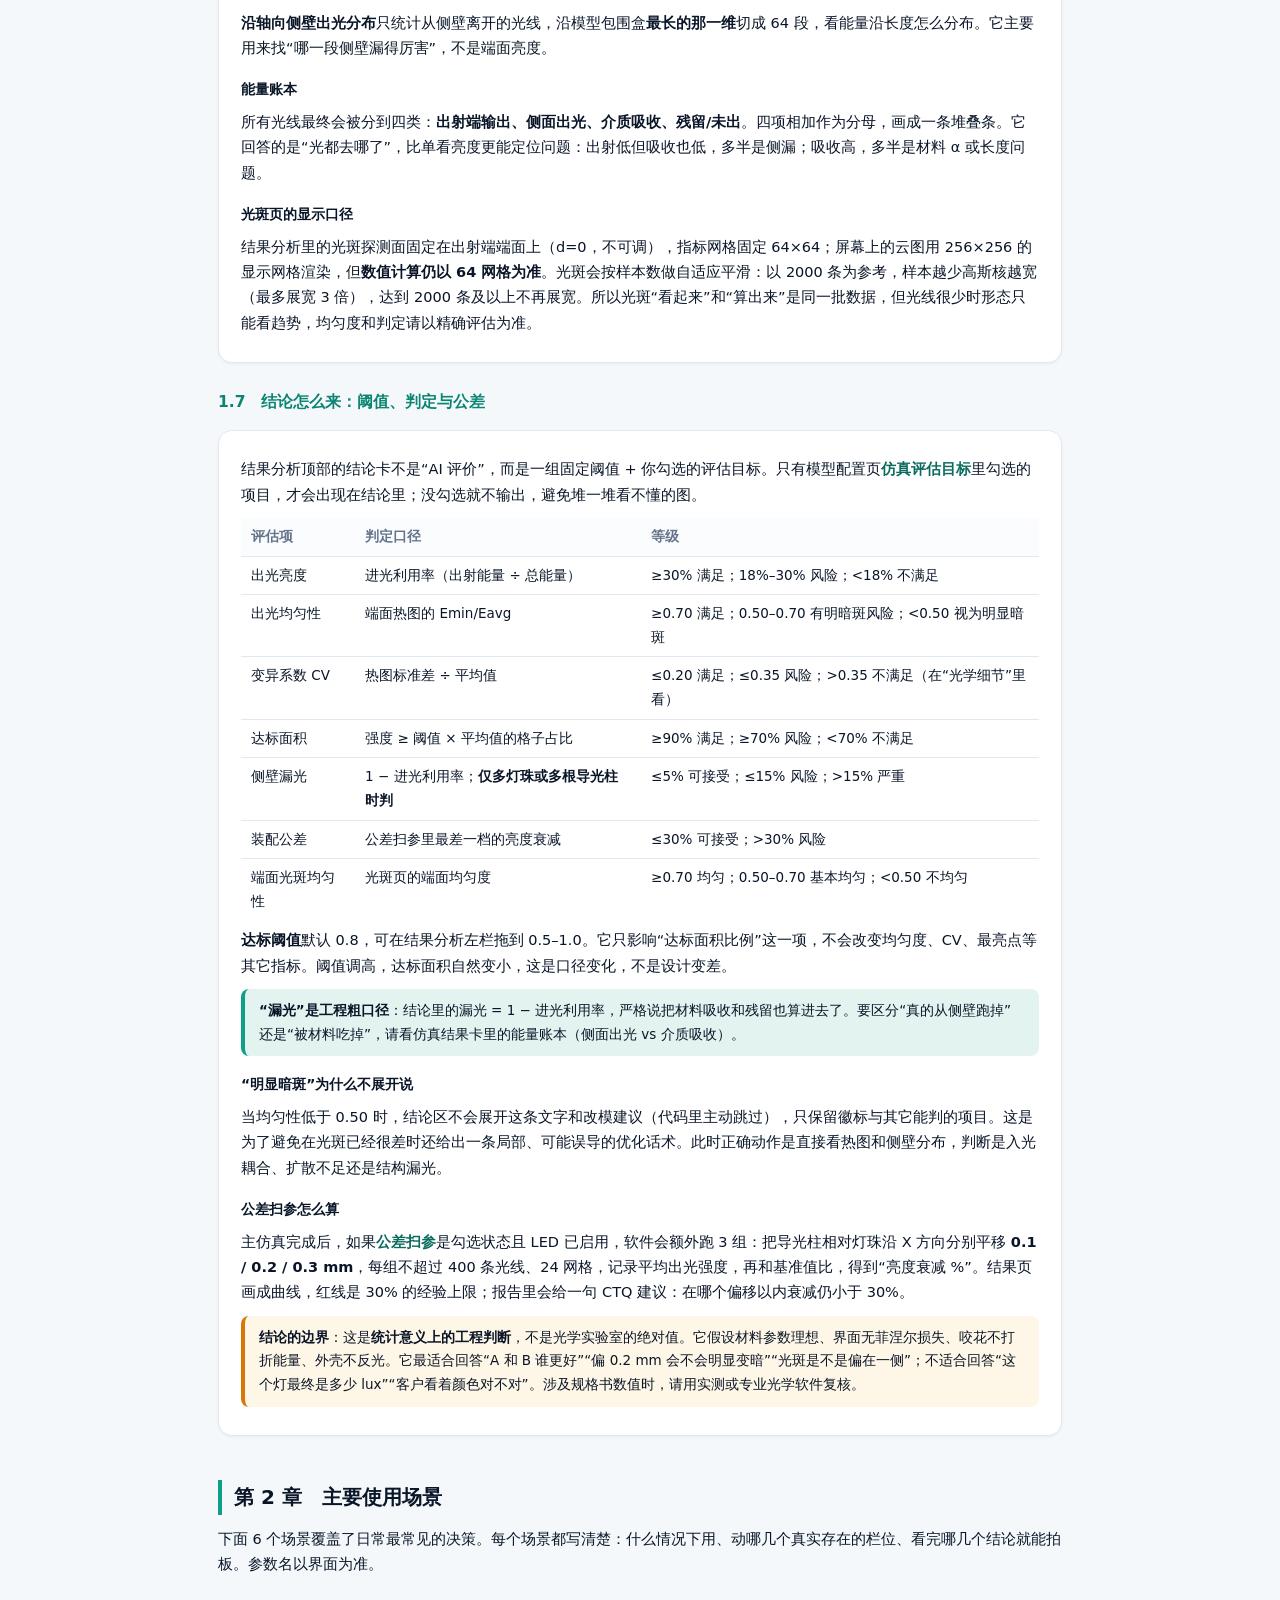
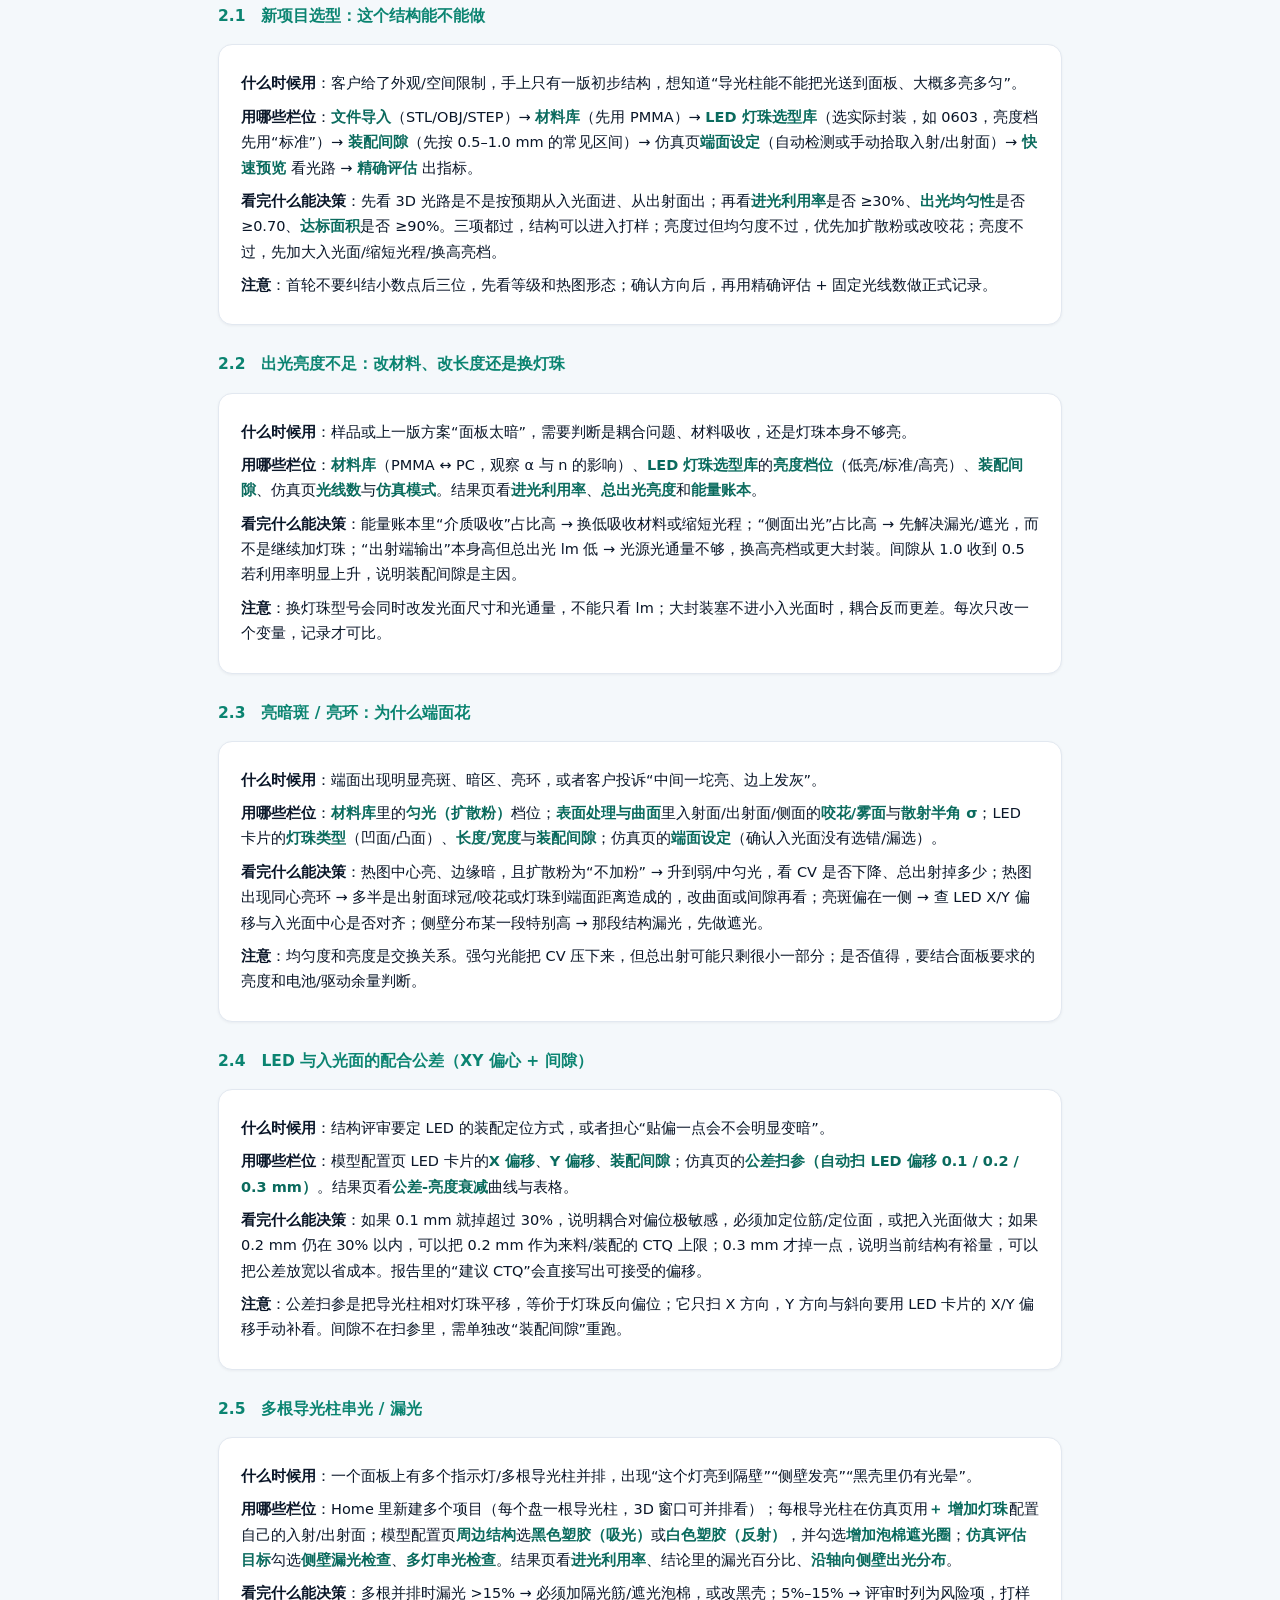
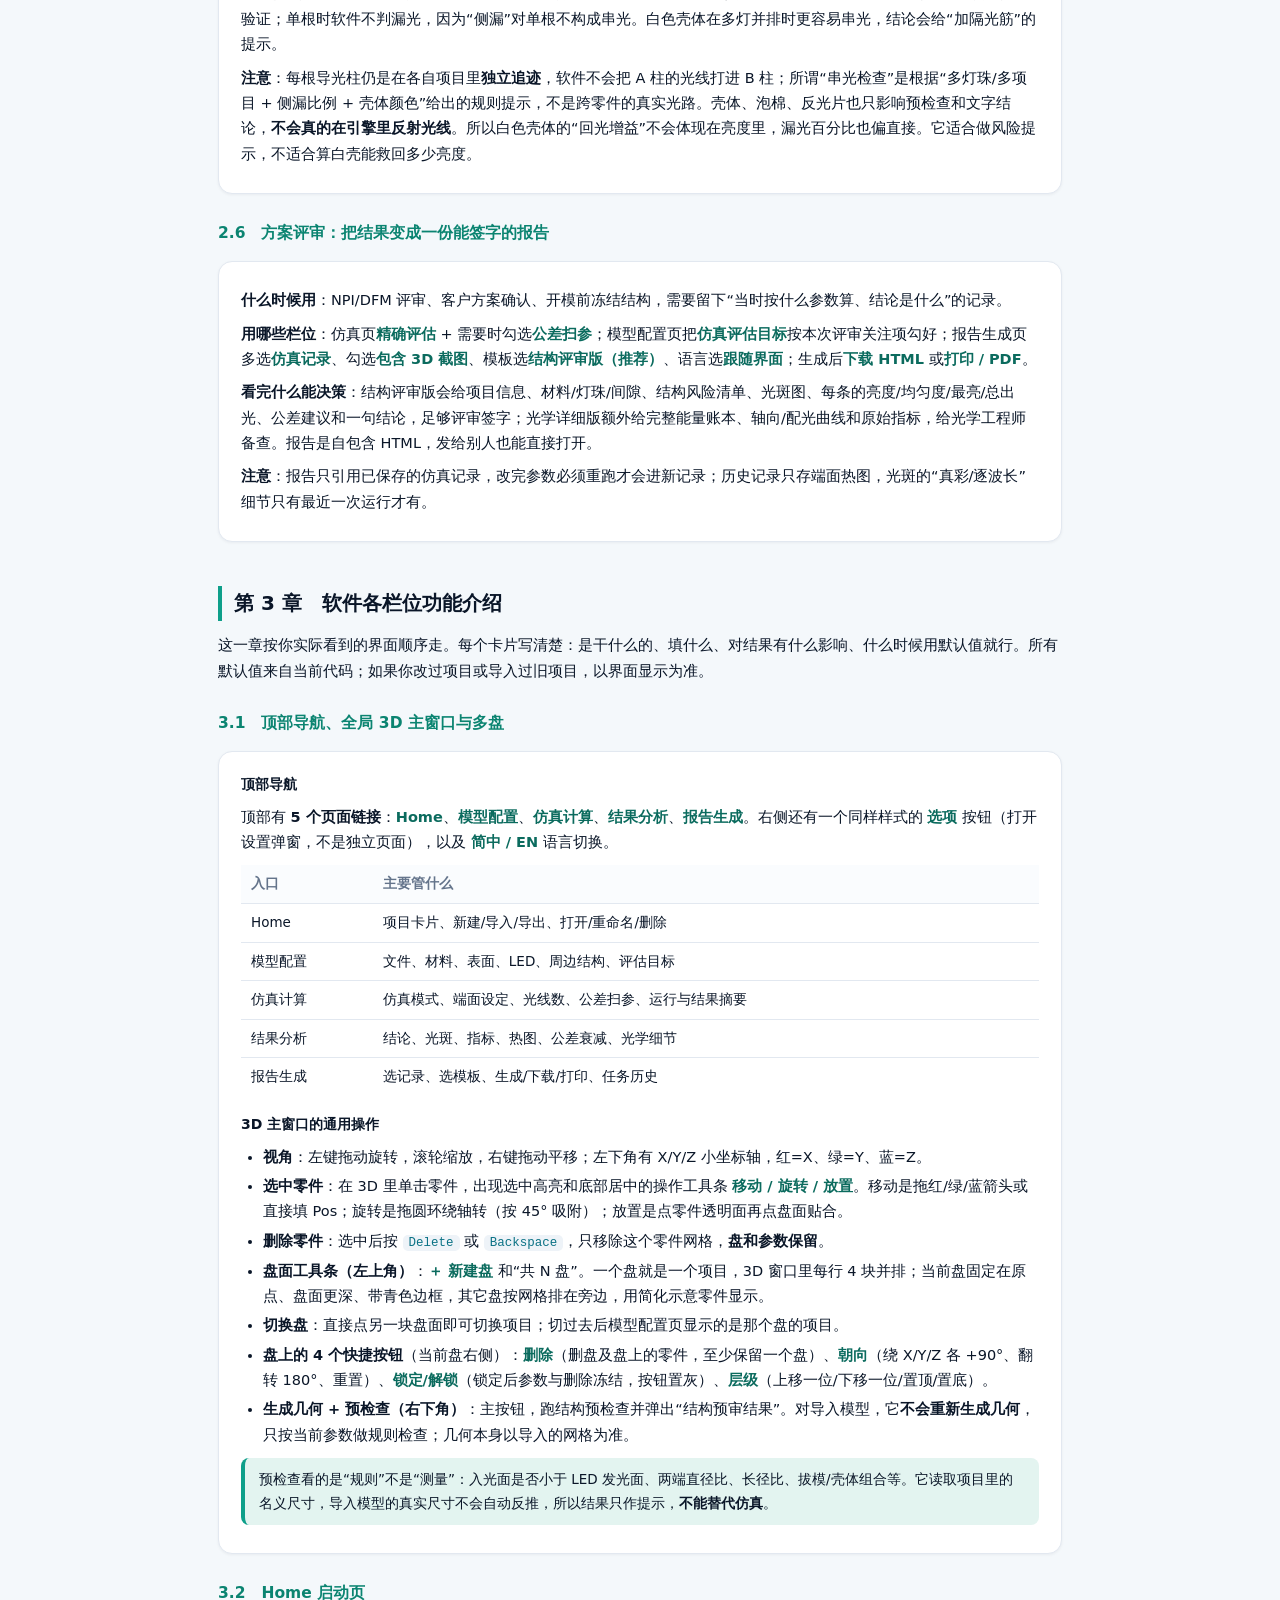
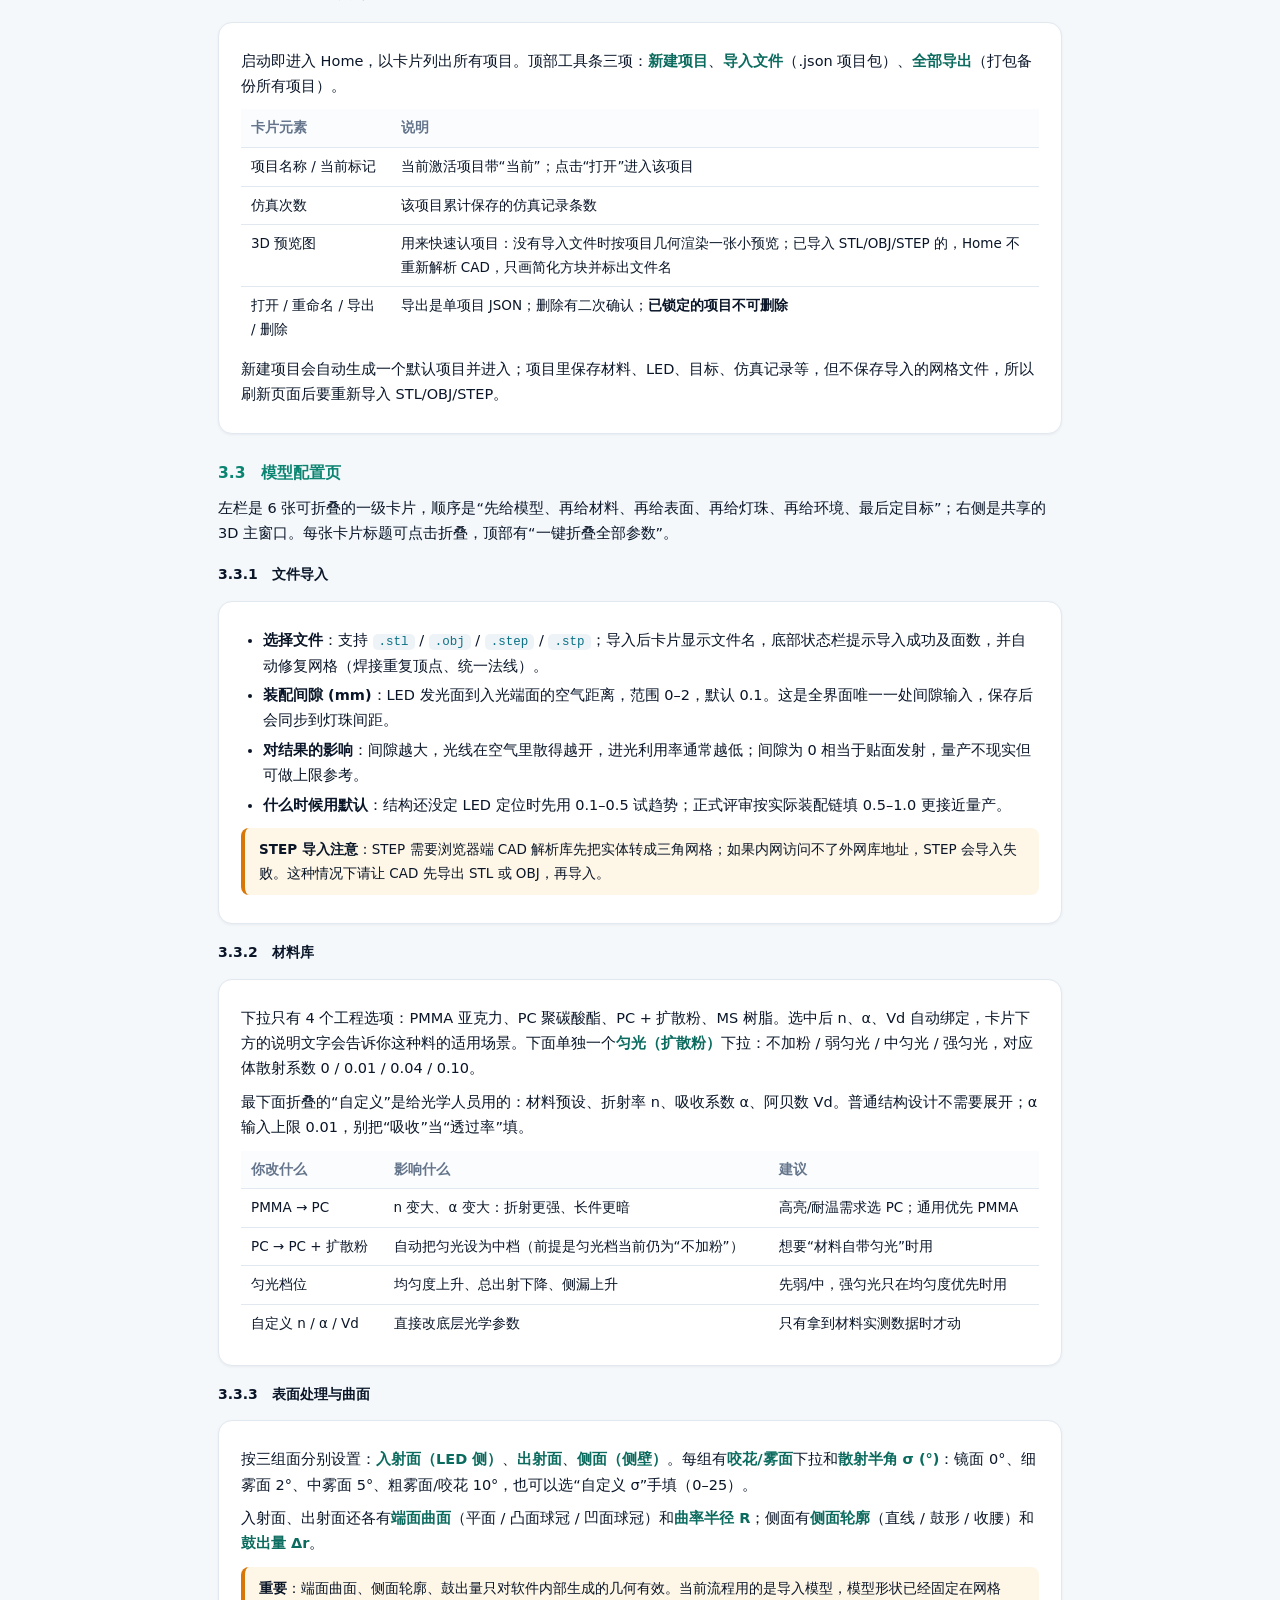
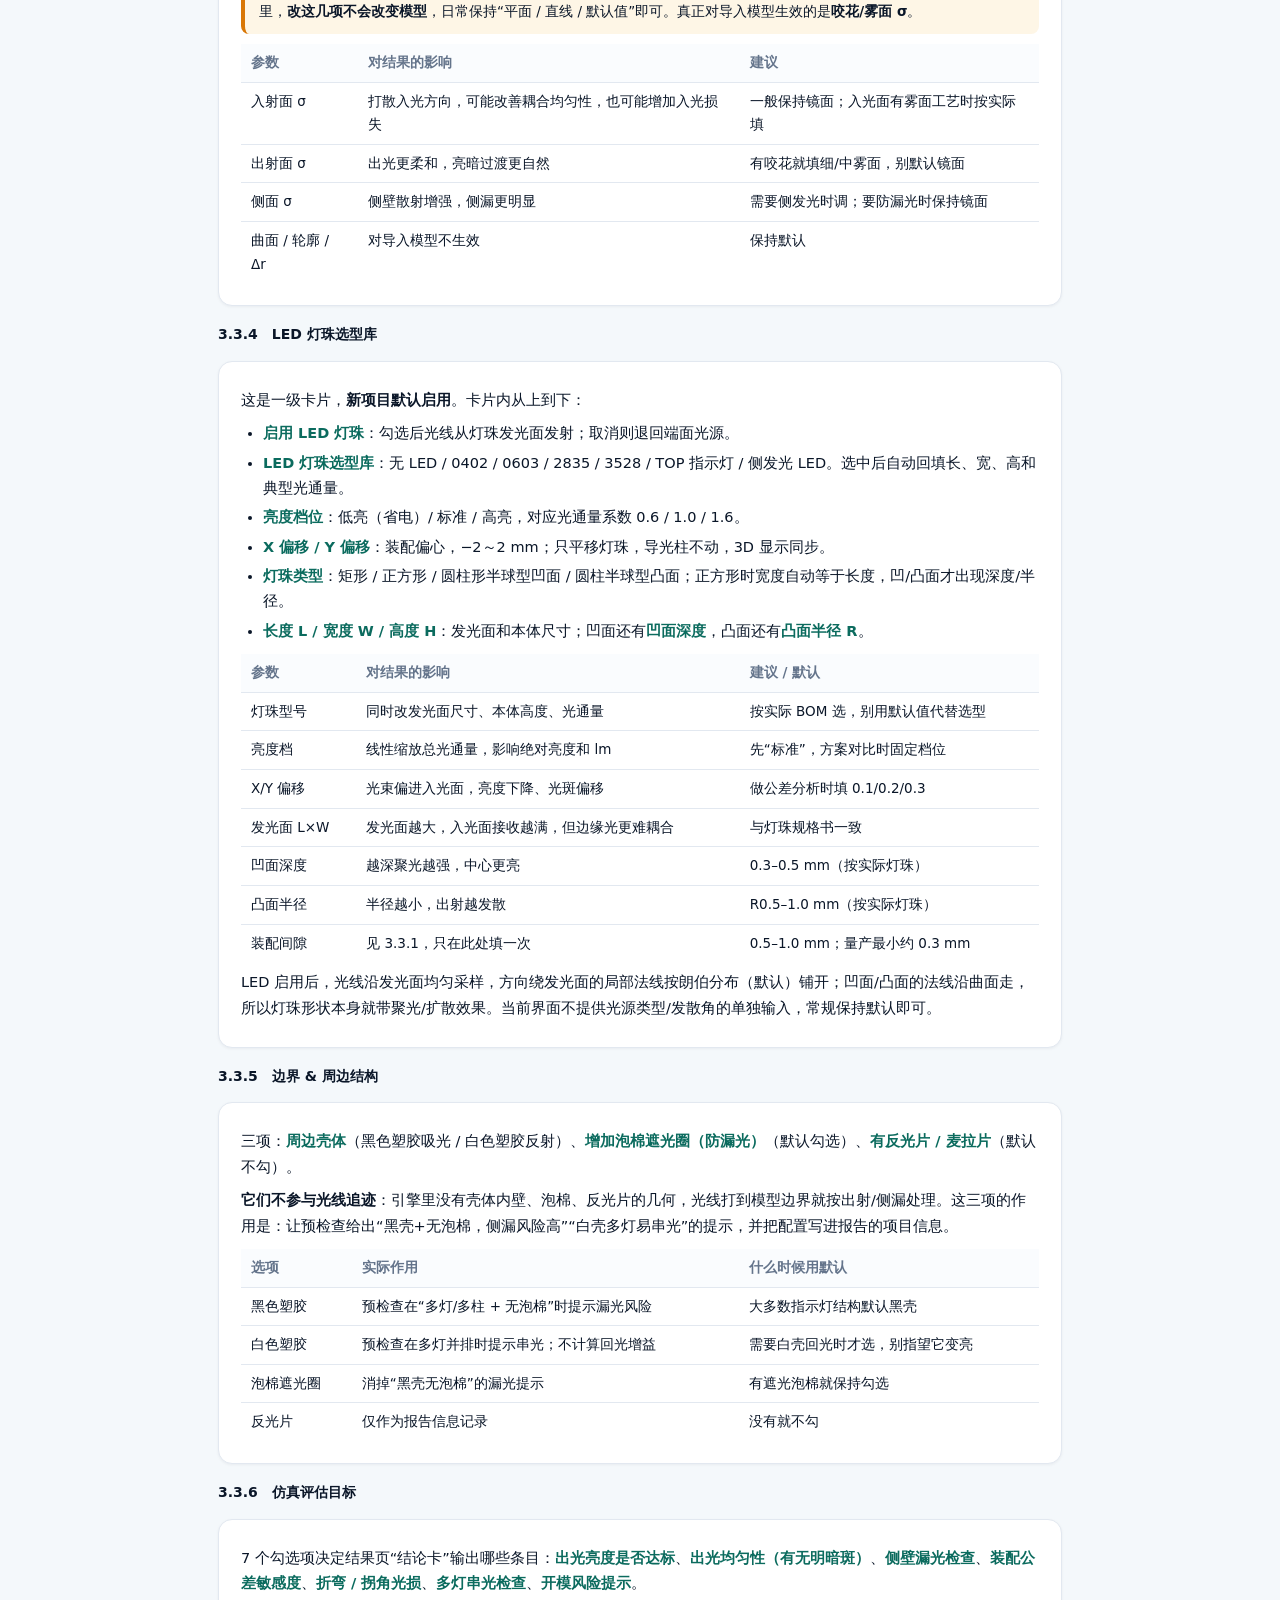
<file: 导光柱光迹模拟工具-20261013/docs/tool-intro.html>
<!DOCTYPE html>
<html lang="zh-CN">
<head>
<meta charset="UTF-8">
<meta name="viewport" content="width=device-width, initial-scale=1.0">
<title>导光柱光迹模拟工具 — 原理与功能说明</title>
<style>
  :root {
    --accent: #0E9F8A; --accent-strong: #0B8471; --accent-soft: #E3F4F0;
    --ink: #0A1628; --muted: #64748B; --line: #E2E8F0; --bg: #F4F8FB;
  }
  * { box-sizing: border-box; }
  body { font-family: "Segoe UI", "Microsoft YaHei", system-ui, sans-serif; background: var(--bg); color: var(--ink); margin: 0; line-height: 1.75; font-size: 14.5px; }
  .wrap { max-width: 900px; margin: 0 auto; padding: 40px 28px 80px; }
  header.doc { background: linear-gradient(135deg, var(--accent) 0%, #14B8A6 100%); color: #fff; border-radius: 18px; padding: 34px 36px; margin-bottom: 26px; }
  header.doc h1 { margin: 0 0 8px; font-size: 27px; letter-spacing: .5px; }
  header.doc p { margin: 0; opacity: .94; font-size: 14.5px; }
  .ver { display: inline-block; margin-top: 12px; background: rgba(255,255,255,.18); border: 1px solid rgba(255,255,255,.35); padding: 3px 12px; border-radius: 999px; font-size: 12.5px; }
  h2 { font-size: 20px; margin: 44px 0 12px; padding-left: 12px; border-left: 4px solid var(--accent); }
  h3 { font-size: 15.5px; margin: 26px 0 8px; color: var(--accent-strong); }
  h4 { font-size: 14px; margin: 16px 0 6px; color: var(--ink); }
  p { margin: 8px 0; }
  ul, ol { margin: 8px 0; padding-left: 22px; }
  li { margin: 4px 0; }
  .card { background: #fff; border: 1px solid var(--line); border-radius: 14px; padding: 18px 22px; margin: 14px 0; box-shadow: 0 1px 3px rgba(10,22,40,.05); }
  .card h3:first-child, .card h4:first-child { margin-top: 2px; }
  table { width: 100%; border-collapse: collapse; margin: 10px 0 4px; background: #fff; font-size: 13.5px; }
  th, td { text-align: left; padding: 9px 12px; border-bottom: 1px solid var(--line); vertical-align: top; }
  th { color: var(--muted); font-weight: 600; white-space: nowrap; background: #FAFCFE; }
  tr:last-child td { border-bottom: none; }
  code, .k { font-family: Consolas, Menlo, monospace; background: #EEF3F8; border-radius: 5px; padding: 1px 6px; font-size: 12.5px; color: #0B7285; }
  .ui { font-weight: 600; color: #0B6B5E; }
  .tip { background: var(--accent-soft); border-left: 4px solid var(--accent); border-radius: 8px; padding: 10px 14px; margin: 10px 0; font-size: 13.5px; }
  .warn { background: #FEF6E6; border-left: 4px solid #D97706; border-radius: 8px; padding: 10px 14px; margin: 10px 0; font-size: 13.5px; }
  .toc { display: grid; grid-template-columns: repeat(auto-fit, minmax(250px, 1fr)); gap: 10px; margin: 12px 0; }
  .toc-ch { background: #fff; border: 1px solid var(--line); border-radius: 12px; padding: 12px 16px; }
  .toc-ch:hover { border-color: var(--accent); }
  .toc-ch > a { display: block; text-decoration: none; color: var(--ink); font-size: 13.5px; }
  .toc-ch > a b { color: var(--accent-strong); display: block; margin-bottom: 2px; font-size: 14px; }
  .toc-ch > a span { color: var(--muted); font-size: 12.5px; }
  .toc-sub { margin-top: 8px; padding-top: 8px; border-top: 1px dashed var(--line); }
  .toc-sub a { display: inline-block; margin: 2px 10px 2px 0; text-decoration: none; color: var(--muted); font-size: 12.5px; }
  .toc-sub a:hover { color: var(--accent-strong); }
  .diagram { background: #fff; border: 1px solid var(--line); border-radius: 14px; padding: 14px 16px 8px; margin: 14px 0; }
  .diagram svg { width: 100%; height: auto; display: block; }
  .diagram .cap { color: var(--muted); font-size: 12.5px; margin: 4px 2px 4px; }
  .term td:first-child { width: 150px; font-weight: 600; color: var(--accent-strong); }
  .compact td, .compact th { padding: 7px 10px; }
  .tag { display: inline-block; font-size: 11.5px; padding: 1px 8px; border-radius: 999px; background: var(--accent-soft); color: var(--accent-strong); margin-right: 4px; }
  .two { display: grid; grid-template-columns: 1fr 1fr; gap: 14px; }
  @media (max-width: 680px) { .two { grid-template-columns: 1fr; } }
  details { margin: 8px 0; }
  summary { cursor: pointer; font-weight: 600; color: var(--accent-strong); padding: 6px 0; }
  footer { margin-top: 60px; color: var(--muted); font-size: 12.5px; text-align: center; }
  @media print {
    body { background: #fff; font-size: 12.5px; }
    .wrap { max-width: none; padding: 0; }
    header.doc { border-radius: 0; -webkit-print-color-adjust: exact; print-color-adjust: exact; }
    .card, .diagram { box-shadow: none; break-inside: avoid; }
    details { display: block; }
  }
</style>
</head>
<body>
<div class="wrap">

<header class="doc">
  <h1>导光柱光迹模拟工具 · 原理与功能说明</h1>
  <p>给机构工程师看的“结果是怎么算出来的、界面上每一项管什么”</p>
  <span class="ver">文档更新：2026-11-11 · 与当前代码界面一致 · 单文件离线可读</span>
</header>

<h2 id="readme">读之前：这份文档怎么用</h2>
<div class="card">
  <p><b>一句话原理</b>：把 LED 的发光面“撒”成上千条很细的光线，让每条光线在零件表面按折射、全反射等规则继续走，最后统计从出射端出来的光落在什么位置、还剩多少能量。它不是拍照，也不是实验室测量，而是用大量随机样本做的<b>统计估算</b>。</p>
  <p>全文分三章：第 1 章讲“怎么算”，第 2 章讲“什么时候用、看完什么就能拍板”，第 3 章按界面顺序逐项说明每个卡片、按钮和输入框。术语第一次出现时会给一句白话解释，不需要光学背景。</p>
  <div class="toc">
    <div class="toc-ch">
      <a href="#ch1"><b>第 1 章 · 机制原理</b><span>从 CAD 面片到光线、材料、统计与结论</span></a>
      <div class="toc-sub">
        <a href="#s11">1.1 三角面</a><a href="#s12">1.2 光线发射</a><a href="#s13">1.3 光路物理</a><a href="#s14">1.4 蒙特卡洛</a><a href="#s15">1.5 参数绑定</a><a href="#s16">1.6 光斑统计</a><a href="#s17">1.7 结论阈值</a>
      </div>
    </div>
    <div class="toc-ch">
      <a href="#ch2"><b>第 2 章 · 主要使用场景</b><span>选型、亮度、亮暗斑、公差、串光、评审</span></a>
      <div class="toc-sub">
        <a href="#s21">2.1 新项目选型</a><a href="#s22">2.2 亮度不足</a><a href="#s23">2.3 亮暗斑</a><a href="#s24">2.4 配合公差</a><a href="#s25">2.5 串光漏光</a><a href="#s26">2.6 评审报告</a>
      </div>
    </div>
    <div class="toc-ch">
      <a href="#ch3"><b>第 3 章 · 界面功能</b><span>导航、3D 窗口、五个页面与项目管理</span></a>
      <div class="toc-sub">
        <a href="#s31">3.1 导航与 3D</a><a href="#s32">3.2 Home</a><a href="#s33">3.3 模型配置</a><a href="#s34">3.4 仿真计算</a><a href="#s35">3.5 结果分析</a><a href="#s36">3.6 报告生成</a><a href="#s37">3.7 项目与选项</a>
      </div>
    </div>
  </div>
  <table class="compact">
    <tr><th>它擅长回答</th><th>它不擅长回答</th></tr>
    <tr>
      <td>两个结构/材料/灯珠方案谁更亮、谁更匀；光斑大概长什么样；LED 偏 0.1–0.3 mm 后亮度掉多少；评审时能不能拿出一份有数据、有风险清单的报告。</td>
      <td>实验室级的绝对亮度（lux）和色度；模具咬花纹理的细节；外壳、泡棉、反光片的真实回光；人眼对色差的主观感受。这些需要实测或更专业的光学软件。</td>
    </tr>
  </table>
  <div class="tip"><b>读结论前先记住</b>：界面上的“亮度”“强度”大多是<b>相对值</b>（0–1），只有“总出光亮度”按光通量折算成 lm。它们适合横向比较和看趋势，不能直接当规格书上的绝对值。</div>
</div>

<h3>术语速查（第一次出现时也会解释）</h3>
<div class="card">
  <table class="term compact">
    <tr><td>折射率 n</td><td>光在这种材料里比在空气里“走得慢”多少的比值。n 越大，光线在界面拐弯越明显。光学塑料常见 1.49–1.59。</td></tr>
    <tr><td>全反射</td><td>光从密材料射向空气时，入射角太大就“出不去”，被界面整条反射回材料内部。导光柱就是靠它把光关在里面往前送。</td></tr>
    <tr><td>光通量（lm）</td><td>光源总共发出多少“可见光能量”，单位流明。LED 型号库里的 5 lm、10 lm 就是它。</td></tr>
    <tr><td>照度 / 相对光强</td><td>单位面积上落了多少光。本工具用 0–1 的相对值表示，不标 lux。</td></tr>
    <tr><td>均匀度 Emin/Eavg</td><td>端面最暗格子的强度 ÷ 所有有光格子的平均强度。越接近 1 越均匀；0.7 表示最暗处还有平均值的七成。</td></tr>
    <tr><td>光斑</td><td>光从出射端面出来后，在端面上形成的亮暗分布。本工具的探测面固定在出射端端面上（距离 d=0）。</td></tr>
    <tr><td>咬花 / 雾面</td><td>模具表面做的细微粗糙纹理，让光线打到表面时方向被打散，出光更柔和，但侧面也更容易漏光。</td></tr>
    <tr><td>扩散粉</td><td>混在塑料里的微小颗粒，光在材料内部就会被多次打散，用来把“中间亮、边缘暗”变成更均匀的面光。</td></tr>
    <tr><td>装配间隙</td><td>LED 发光面到导光柱入光端面之间的空气距离。太小可能顶住/遮挡，太大光线散开、耦合变差。</td></tr>
    <tr><td>CTQ / 公差</td><td>对结果影响最大的关键尺寸及其允许波动。这里主要指 LED 相对入光面的横向偏位和间隙。</td></tr>
  </table>
</div>

<h2 id="ch1">第 1 章　机制原理：这个工具怎么算出结果</h2>
<p>这一章按数据流走一遍：模型怎么变成可计算的面片 → 光线从哪里、以什么方向出发 → 在零件里遇到什么 → 为什么结果是统计值 → 参数在后台怎么绑定 → 出射端怎么统计 → 结论阈值怎么定。</p>

<h3 id="s11">1.1　从导入 CAD 到可计算的面片</h3>
<div class="card">
  <p>软件不直接“理解”CAD 实体，它只认<b>三角面片</b>。导入时先把模型拆成一堆三角形，每个三角形记录三个顶点；如果文件自带顶点索引，就复用顶点、只存索引，省内存也方便判断“哪些面是连着的”。</p>
  <ol>
    <li><b>选择文件</b>：支持 <span class="k">.stl</span>、<span class="k">.obj</span>、<span class="k">.step/.stp</span>。STL 本身就是三角面片集合；OBJ 的面会被拆成三角形；STEP 是实体格式，需要先用浏览器端 CAD 内核把它<b>离散成三角网格</b>再进入同一条流水线。</li>
    <li><b>算面数据</b>：对每个三角形，用两条边做叉积得到<b>面法向</b>（面朝哪边），叉积长度的一半就是<b>面积</b>，三个顶点的平均就是<b>面中心</b>。这三个量后面到处都要用：法向决定折射/反射方向，面积决定光线怎么分配、统计怎么加权。</li>
    <li><b>修网格</b>：STL 常见“重复顶点、法线乱翻”。软件会焊接重复顶点、沿共享边把相邻三角形的绕向统一，再用探针判断整体法线是否朝外，必要时整体翻转。</li>
    <li><b>建加速网格</b>：按模型包围盒的最长边切成约 30 份，形成三维格子；每个三角形按面中心放进格子。光线求交时只检查附近格子（默认半径 2 格），不用和几十万个面逐一比较。</li>
    <li><b>求交</b>：光线与三角形用 Möller–Trumbore 解析求交，能直接算出交点在光线上的距离和是否命中。这是整个引擎最内层、调用次数最多的计算。</li>
  </ol>
  <div class="diagram">
    <svg viewBox="0 0 860 190" role="img" aria-label="从 CAD 文件到可计算面片的流程图">
      <defs>
        <marker id="ar1" markerWidth="8" markerHeight="8" refX="7" refY="4" orient="auto">
          <path d="M0,0 L8,4 L0,8 z" fill="#0E9F8A"/>
        </marker>
      </defs>
      <g font-family="Microsoft YaHei, Segoe UI, sans-serif" font-size="12.5">
        <rect x="14" y="58" width="118" height="62" rx="10" fill="#F8FCFB" stroke="#BFE5DD"/>
        <text x="73" y="82" text-anchor="middle" fill="#0A1628" font-weight="700">CAD 文件</text>
        <text x="73" y="101" text-anchor="middle" fill="#64748B">STL / OBJ / STEP</text>

        <rect x="158" y="58" width="128" height="62" rx="10" fill="#F8FCFB" stroke="#BFE5DD"/>
        <text x="222" y="82" text-anchor="middle" fill="#0A1628" font-weight="700">三角化</text>
        <text x="222" y="101" text-anchor="middle" fill="#64748B">顶点 + 索引</text>

        <rect x="312" y="58" width="150" height="62" rx="10" fill="#F8FCFB" stroke="#BFE5DD"/>
        <text x="387" y="82" text-anchor="middle" fill="#0A1628" font-weight="700">面数据</text>
        <text x="387" y="101" text-anchor="middle" fill="#64748B">法向 / 面积 / 中心</text>

        <rect x="488" y="58" width="140" height="62" rx="10" fill="#F8FCFB" stroke="#BFE5DD"/>
        <text x="558" y="82" text-anchor="middle" fill="#0A1628" font-weight="700">空间网格</text>
        <text x="558" y="101" text-anchor="middle" fill="#64748B">按面中心分格</text>

        <rect x="654" y="58" width="172" height="62" rx="10" fill="#E3F4F0" stroke="#0E9F8A"/>
        <text x="740" y="82" text-anchor="middle" fill="#0B8471" font-weight="700">可计算的面片</text>
        <text x="740" y="101" text-anchor="middle" fill="#64748B">求交 / 折射 / 统计</text>

        <line x1="132" y1="89" x2="154" y2="89" stroke="#0E9F8A" stroke-width="1.6" marker-end="url(#ar1)"/>
        <line x1="286" y1="89" x2="308" y2="89" stroke="#0E9F8A" stroke-width="1.6" marker-end="url(#ar1)"/>
        <line x1="462" y1="89" x2="484" y2="89" stroke="#0E9F8A" stroke-width="1.6" marker-end="url(#ar1)"/>
        <line x1="628" y1="89" x2="650" y2="89" stroke="#0E9F8A" stroke-width="1.6" marker-end="url(#ar1)"/>

        <text x="158" y="146" fill="#64748B" font-size="11.5">曲面被离散成很多小三角</text>
        <text x="488" y="146" fill="#64748B" font-size="11.5">越密的网格越接近真实曲面，但计算越慢</text>
      </g>
    </svg>
    <div class="cap">图 1　模型导入后的处理链：先把形状变成三角面，再给每个面算好法向、面积和空间位置。</div>
  </div>
  <h4>为什么必须三角化？</h4>
  <p>因为“光线打到某个面上”这件事，只有对平面三角形才有稳定、可快速计算的解析解。CAD 里的圆柱、圆角、自由曲面都不是平面，必须先切成足够小的三角面来近似。切得越细，形状越接近，但面数多、计算慢；切得太粗，圆角会变成折线，光路和光斑都会失真。</p>
  <div class="tip"><b>给机构工程师的导出建议</b>：单位用 mm；一个零件尽量是一个连通实体；圆柱/圆角至少给到 8 段以上；薄壁和入光端的小特征不要被简化掉。另外，导入的网格文件不会跟着项目 JSON 一起长期保存，<b>刷新页面后需要重新导入文件</b>。</div>
</div>

<h3 id="s12">1.2　光线从哪里出发：LED 发光面、间隙与偏心</h3>
<div class="card">
  <p>打开模型配置页，<span class="ui">LED 灯珠选型库</span>是其中一张一级卡片，新项目默认就是启用状态。灯珠由两部分组成：一块<b>发光面</b>（真正发光的矩形/球冠）和包着它的<b>本体</b>。发光面悬在入光端面前方，中间隔着一段空气，就是装配间隙。</p>
  <h4>发光面的四种形状</h4>
  <table class="compact">
    <tr><th>灯珠类型</th><th>怎么采样</th><th>对光的影响</th></tr>
    <tr><td>矩形 / 正方形</td><td>在 L×W 的平面上均匀撒点，法向朝入光面</td><td>最接近常见贴片 LED 的发光区，默认选它</td></tr>
    <tr><td>圆柱形半球型凹面</td><td>在一个球碗的球冠面上撒点，球碗朝外</td><td>凹面像小反光碗，出射更集中，中心更亮</td></tr>
    <tr><td>圆柱半球型凸面</td><td>在一个外凸球冠上撒点，法线沿曲面朝外</td><td>凸面像小透镜，出射更发散，光斑更铺开</td></tr>
  </table>
  <p>发光面尺寸、灯珠高度、凹面深度、凸面半径都在卡片里填。选“正方形”时宽度自动等于长度；选凹面/凸面时才出现对应的深度/半径输入框。</p>
  <h4>装配间隙 gap</h4>
  <p>光线不是从导光柱内部开始的，而是从空气里的发光面出发，先飞过 gap，第一次打到入光端面时发生折射，才进入材料。gap 大，光线在空气里散得更开，入光面能接住的比例下降；gap 小，耦合更好，但量产时可能顶到、遮挡或擦伤。界面里这个值只出现一次（文件导入卡片的“装配间隙”），改动后会同步写成灯珠的间距，不需要在两处各填一遍。</p>
  <h4>朗伯还是高斯</h4>
  <table class="compact">
    <tr><th>发光方式</th><th>白话</th><th>什么时候像</th></tr>
    <tr><td>朗伯 Lambert</td><td>正前方最亮，越斜越暗，按余弦规律铺开（约 120° 视角）</td><td>绝大多数贴片 LED 的发光面，<b>默认</b></td></tr>
    <tr><td>高斯 Gauss</td><td>方向集中在一个锥形里，用 σ 控制“散多开”</td><td>带透镜的窄光束、准直光源；σ 是标准差，不是规格书半角</td></tr>
  </table>
  <p>每条光线的起点在发光面上随机取，方向在局部法线周围随机偏转。因此即使参数完全不变，两次运行的光斑也会有轻微颗粒差异，这是蒙特卡洛方法的正常现象。</p>
  <h4>多颗灯珠、多个入射面怎么分配光线</h4>
  <p>仿真页可以“＋ 增加灯珠”，每颗灯珠单独绑定自己的入射面和出射面。引擎会为每颗灯珠算一个<b>位姿</b>：把该灯珠所有入射面的中心按面积加权，得到一个平均中心；把法向按面积加权，得到一个平均朝向；再用探针确认哪边朝外。灯珠就放在这个面外、沿法向往回退 gap 的位置。</p>
  <p>总光线数不是平均分，而是<b>按每颗灯珠对应入射面的面积加权</b>：面积大的分得多，最后一点余数给最后一颗。这样大入光面不会被小入光面“抢走”采样，统计更合理。</p>
  <h4>LED 的 X / Y 偏心：只动灯珠，不动零件</h4>
  <p><span class="ui">X 偏移</span>、<span class="ui">Y 偏移</span>（单位 mm，范围 −2～2）表示灯珠相对入光面的装配偏位。代码里只把发光面沿灯珠位姿的局部 X/Y 平移，<b>导光柱网格完全不动</b>；3D 窗口里的灯珠也用同一套公式偏移，所以看到的位置和算出来的位置是一致的。改偏移后旧的光路轨迹会立即清掉，避免屏幕上留着“停在旧位置”的假光路。</p>
  <div class="tip"><b>如果关闭了 LED</b>：引擎会退回“端面光源”模式——光线从入光面出发，默认面光源、朗伯分布、683 lm、1000 条。当前界面没有单独的光源参数卡片，正常流程建议保持 LED 启用，用灯珠型号和亮度档控制光源。</div>
</div>

<h3 id="s13">1.3　光在零件里经历了什么</h3>
<div class="card">
  <p>一条光线进入材料后，每一段都在重复三件事：先按吸收衰减能量，再判断打到哪个面、这个面有没有咬花，最后决定是折射出去、全反射回来，还是在体内被扩散粉打散。下面逐项说清楚，以及它对“亮度/均匀度”意味着什么。</p>
  <table class="compact">
    <tr><th>现象</th><th>白话解释</th><th>代码里怎么做</th><th>对结果的影响</th></tr>
    <tr>
      <td><b>折射</b></td>
      <td>光从一种材料斜着进入另一种材料时会拐弯，折射率差得越多拐得越厉害。</td>
      <td>用 Snell 定律计算折射方向；入光面从空气进材料，出射面从材料出空气。</td>
      <td>决定光线能不能顺利进入、从出射面出去时往哪个角度偏。折射角太斜，出射面就可能出不去。</td>
    </tr>
    <tr>
      <td><b>全反射 TIR</b></td>
      <td>光从密材料射向空气，入射角超过临界角就“撞墙弹回”，一点都出不去。</td>
      <td>折射公式无解时改为镜面反射；出射面如果角度太斜，也会被反射回体内继续走。</td>
      <td>这是导光柱能把光送到远端的原因；但出射端角度不对时，光会被锁在里面，亮度下降。</td>
    </tr>
    <tr>
      <td><b>菲涅尔反射</b></td>
      <td>真实界面即使能透光，也会反射掉一小部分（斜看玻璃像镜子）。</td>
      <td><b>当前版本没有做部分反射分光</b>：能折射就全部按折射走，不能折射才全反射。因此模拟结果偏乐观，少算了界面反射损失。</td>
      <td>实际样品通常比模拟略暗一点。做绝对亮度对标时要留这个余量，方案之间比较不受影响。</td>
    </tr>
    <tr>
      <td><b>材料吸收</b></td>
      <td>光在塑料里走也会被“吃掉”一点，走得越长剩得越少。</td>
      <td>Beer-Lambert：每段按 I=I₀·exp(−α·L) 衰减，α 是吸收系数（1/mm），L 是这段在材料里的长度。</td>
      <td>长导光柱、深色料、回收料会明显变暗。默认 PMMA 的 α=0.0005，30 mm 末端大约还剩 98.5%；α 调到 0.01 就只剩约 74%。</td>
    </tr>
    <tr>
      <td><b>体散射（扩散粉）</b></td>
      <td>光在材料内部撞到扩散颗粒，方向被打散，像在雾里走。</td>
      <td>按散射系数 μs 抽一个自由程，走到那里就按 HG 相函数改变方向；散射不占用“最大反弹次数”，单独最多 500 次。</td>
      <td>光斑更饱满、更均匀，但一部分光会提前打到侧壁漏掉。匀光和亮度是一对矛盾，档位越高越匀、总出射越低。</td>
    </tr>
    <tr>
      <td><b>表面咬花 / 雾面</b></td>
      <td>模具表面的细纹会把打到表面的光“打散”一点，不再是完美镜面。</td>
      <td>按入射面/出射面/侧面分别给散射半角 σ，用高斯微面元扰动法线；只改方向，<b>不扣能量</b>。</td>
      <td>出光更柔和、亮暗过渡更自然；σ 越大侧面漏光越多。因为不扣能量，模拟会比真实咬花略亮。</td>
    </tr>
  </table>
  <h4>三个“偏乐观”的地方，读结果时要心里有数</h4>
  <ul>
    <li>界面反射没有按菲涅尔分光，能出去就全出去。</li>
    <li>咬花只打散方向、不吸收能量，真实咬花会有散射/反射损失。</li>
    <li>外壳、泡棉、反光片不参与追迹（详见 3.3），它们只影响预检查和文字结论。</li>
  </ul>
  <div class="diagram">
    <svg viewBox="0 0 860 235" role="img" aria-label="光线从 LED 发光面出发，经间隙、入光面折射，在导光柱内传播，最终从出射面或侧壁离开的示意图">
      <defs>
        <marker id="ar2" markerWidth="8" markerHeight="8" refX="7" refY="4" orient="auto">
          <path d="M0,0 L8,4 L0,8 z" fill="#0E9F8A"/>
        </marker>
        <marker id="ar3" markerWidth="8" markerHeight="8" refX="7" refY="4" orient="auto">
          <path d="M0,0 L8,4 L0,8 z" fill="#D97706"/>
        </marker>
      </defs>
      <g font-family="Microsoft YaHei, Segoe UI, sans-serif" font-size="12.5">
        <rect x="18" y="86" width="106" height="54" rx="8" fill="#E3F4F0" stroke="#0E9F8A"/>
        <text x="71" y="108" text-anchor="middle" fill="#0B8471" font-weight="700">LED 发光面</text>
        <text x="71" y="127" text-anchor="middle" fill="#64748B" font-size="11.5">随机撒点</text>

        <rect x="290" y="52" width="330" height="128" rx="10" fill="#F8FCFB" stroke="#94A3B8"/>
        <text x="455" y="76" text-anchor="middle" fill="#0A1628" font-weight="700">导光柱（材料内部）</text>

        <line x1="124" y1="113" x2="286" y2="113" stroke="#0E9F8A" stroke-width="1.8" marker-end="url(#ar2)"/>
        <text x="205" y="103" text-anchor="middle" fill="#0B8471" font-size="11.5">空气 gap</text>

        <line x1="290" y1="89" x2="290" y2="143" stroke="#0E9F8A" stroke-width="4"/>
        <text x="290" y="170" text-anchor="middle" fill="#0B8471" font-size="11.5">入光面折射</text>

        <path d="M300,113 L390,98 L470,126 L560,104 L616,112" fill="none" stroke="#4B0082" stroke-width="1.8"/>
        <circle cx="390" cy="98" r="3" fill="#4B0082"/>
        <circle cx="470" cy="126" r="3" fill="#4B0082"/>
        <text x="430" y="150" text-anchor="middle" fill="#4B0082" font-size="11.5">吸收 + 全反射 + 体散射</text>

        <line x1="620" y1="112" x2="704" y2="112" stroke="#DC143C" stroke-width="1.8" marker-end="url(#ar2)"/>
        <text x="662" y="102" text-anchor="middle" fill="#B01030" font-size="11.5">出射光</text>

        <path d="M470,126 L500,180" fill="none" stroke="#D97706" stroke-width="1.8" marker-end="url(#ar3)"/>
        <text x="540" y="194" text-anchor="middle" fill="#B45309" font-size="11.5">侧壁漏光 / 串光</text>

        <text x="732" y="108" fill="#64748B" font-size="11.5">进入光斑统计</text>
        <text x="732" y="126" fill="#64748B" font-size="11.5">或记为侧漏</text>
      </g>
    </svg>
    <div class="cap">图 2　一条光线的典型路径：发光面 → 空气间隙 → 入光面折射 → 体内反射/散射 → 出射或侧漏。</div>
  </div>
</div>

<h3 id="s14">1.4　蒙特卡洛与光线数量：结果是统计值</h3>
<div class="card">
  <p>引擎不会“精确复现每一条真实光线”，而是随机撒很多条样本，再统计它们的平均行为。这叫<b>蒙特卡洛</b>方法。样本越多，统计越稳；样本越少，光斑颗粒感越重、指标波动越大。统计误差大致按 <span class="k">1/√N</span> 下降：1000 条时约 ±3%，4000 条时约 ±1.6%，再往上收益越来越小。</p>
  <h4>快速预览 vs 精确评估（当前代码的实际值）</h4>
  <table class="compact">
    <tr><th>项目</th><th>快速预览</th><th>精确评估</th></tr>
    <tr><td>实际光线数</td><td><span class="k">min(1600, 设定光线数)</span>：设定 1000 时就是 1000；设定 20000 时被压到 1600</td><td>完全按设定的光线数，默认 1000</td></tr>
    <tr><td>最大反弹次数</td><td><span class="k">min(设定值, 40)</span></td><td>按设定值，默认 30</td></tr>
    <tr><td>热图网格</td><td>32 × 32</td><td>64 × 64</td></tr>
    <tr><td>3D 光路最多画多少条</td><td>500</td><td>800</td></tr>
    <tr><td>适合</td><td>看光路走向、光斑大概形态、快速试参数</td><td>看指标、做判定、出报告、做方案对比</td></tr>
  </table>
  <div class="warn"><b>容易误解的一点</b>：快速预览的“1600”是<b>上限</b>，不是固定值。默认光线数就是 1000，所以默认情况下快速预览和精确评估的光线数相同，主要差别在热图网格 32 与 64。只有当你把光线数调到 1600 以上，快速预览才会真正“降采样”。但无论哪种模式，快速预览的出射光斑都按低样本做了自适应平滑，<b>均匀度和判定请以精确评估为准</b>。</div>
  <p>仿真页的<span class="ui">光线数</span>滑杆范围是 10–20000，右侧数字框最多可填 200000；改动后约 0.7 秒会自动重跑一次。公差扫参的 3 组附加仿真固定用较少的光线（不超过 400 条）和 24 的网格，只用来比较“掉多少”，不用来看细节光斑。</p>
  <h4>精度与速度的取舍（单独说清楚）</h4>
  <p><b>速度来自哪里</b>：光线数 × 平均反弹次数，再叠加每颗灯珠的采样。反弹次数越多，长零件远端的光越有机会被统计到，但每条光线也更贵。<b>精度来自哪里</b>：样本量和网格分辨率。样本不够，光斑会有随机亮斑/暗斑，均匀度会忽高忽低；网格太粗，窄亮环会被平均掉。</p>
  <p><b>怎么选</b>：结构方案还在改、只想确认“光往哪走”的时候，用快速预览，几秒一轮；要写结论、做评审、比较两个方案时，切精确评估，并保持两次的<b>光线数、模式、阈值完全一致</b>，否则差异可能来自设置而不是设计。不要拿快速预览的均匀度去和精确评估的均匀度比，也不要把三位小数当成实验室精度——它只是统计结果的小数位。</p>
</div>

<h3 id="s15">1.5　材料与 LED 参数在后台怎么绑定</h3>
<div class="card">
  <p>界面上你只选“PMMA / PC / 0603 / 标准档”这类工程语言，底层的光学参数由代码里的预设库自动绑定，避免每个人填出不同的 n 和 α。</p>
  <h4>材料库 → 引擎参数</h4>
  <table class="compact">
    <tr><th>材料库选项</th><th>折射率 n</th><th>吸收 α（1/mm）</th><th>阿贝数 Vd</th><th>默认匀光档</th></tr>
    <tr><td>PMMA 亚克力（默认）</td><td>1.49</td><td>0.0005</td><td>57.4</td><td>不加粉</td></tr>
    <tr><td>PC 聚碳酸酯（耐温）</td><td>1.586</td><td>0.002</td><td>30.0</td><td>不加粉</td></tr>
    <tr><td>PC + 扩散粉（匀光）</td><td>1.586</td><td>0.002</td><td>30.0</td><td>中匀光（若匀光档当前仍是“不加粉”）</td></tr>
    <tr><td>MS 树脂</td><td>1.59</td><td>0.0015</td><td>30.9</td><td>不加粉</td></tr>
  </table>
  <p>“阿贝数”是色散强弱的指标，数值越小色散越明显；它只在项目里开启多波长光谱时才参与计算，常规单波长仿真用不到，保持默认即可。材料卡片下方还有一个折叠的“自定义”，可以手填 n、α、Vd；α 的输入上限是 0.01，填太大光线会在柱内很快消失。</p>
  <h4>扩散粉档位 → 体散射系数 μs</h4>
  <table class="compact">
    <tr><th>匀光档</th><th>μs（1/mm）</th><th>直观效果</th></tr>
    <tr><td>不加粉（纯透光）</td><td>0</td><td>最亮，但中心亮、边缘暗</td></tr>
    <tr><td>弱匀光</td><td>0.01</td><td>光斑稍饱满，亮度损失小</td></tr>
    <tr><td>中匀光</td><td>0.04</td><td>常用折中，明暗对比明显降低，但侧漏增加</td></tr>
    <tr><td>强匀光</td><td>0.10</td><td>最均匀，但总出射最低、侧漏最多</td></tr>
  </table>
  <h4>LED 型号库 → 灯珠尺寸与光源光通量</h4>
  <table class="compact">
    <tr><th>型号</th><th>发光面 L×W（mm）</th><th>本体高 H（mm）</th><th>典型光通量（lm）</th></tr>
    <tr><td>0402</td><td>1.0 × 0.5</td><td>0.6</td><td>5</td></tr>
    <tr><td>0603</td><td>1.6 × 0.8</td><td>0.8</td><td>10</td></tr>
    <tr><td>2835</td><td>3.5 × 2.8</td><td>0.8</td><td>40</td></tr>
    <tr><td>3528</td><td>3.5 × 2.8</td><td>1.9</td><td>30</td></tr>
    <tr><td>TOP 指示灯</td><td>3.0 × 3.0</td><td>1.2</td><td>60</td></tr>
    <tr><td>侧发光 LED</td><td>3.0 × 1.0</td><td>1.4</td><td>25</td></tr>
  </table>
  <p>选中型号后，长、宽、高自动回填到灯珠卡片；“亮度档位”再乘一个系数：低亮 0.6、标准 1.0、高亮 1.6。<b>型号的典型光通量 × 档位系数</b>会写进光源的总光通量，后续“总出光亮度（lm）”和能量归一化都用它。换句话说，换型号/换档位不只改形状，也改了整个能量基准。</p>
  <p>装配间隙只有一处输入，保存时同时写入灯珠间距；X/Y 偏移只改灯珠位姿，不改导光柱网格。材料、灯珠、间隙、偏移改动后都需要<b>重新跑仿真</b>，旧记录不会自动更新。</p>
</div>

<h3 id="s16">1.6　出射端光斑与照度怎么统计</h3>
<div class="card">
  <p>每条光线从出射面成功折射出去时，引擎会记录：命中点坐标、离开前的剩余强度（0–1）、入射方向、折射后的方向，以及（多波长时）波长。这些命中点就是后续所有统计的原料。</p>
  <h4>热图：把端面切成格子</h4>
  <p>先算一个“出射面基准”：把所有出射面的中心按面积加权，得到基准点；法向也按面积加权，得到基准朝向。然后在基准面上建一个二维坐标，把所有命中点投影上去，按 2% 的边距留白后切成 <b>32×32（快速）或 64×64（精确）</b> 的格子。</p>
  <p>每个格子做两件事：把落进来的光强<b>累加</b>，并记录<b>命中次数</b>。最后用“累加强度 ÷ 命中次数”作为这个格子的代表值。这样做的意思是“这个格子平均有多亮”，而不是“这个格子总共收到多少光”，避免一个格子因为命中多就显得特别亮。</p>
  <div class="tip"><b>只有“有光的格子”参与统计</b>。没有命中的空格子既不参与平均，也不参与最暗值。好处是不会被大片黑区拉低均匀度；代价是<b>光斑只覆盖端面一小块时，均匀度可能看起来很好</b>。所以看均匀度一定要同时看热图形态和“达标面积比例”。</div>
  <h4>几个指标的口径</h4>
  <table class="compact">
    <tr><th>指标</th><th>怎么算</th><th>怎么读</th></tr>
    <tr><td>平均出光强度</td><td>所有有光格子的平均值</td><td>0–1 的相对值，不是 lux；用于方案横向比较</td></tr>
    <tr><td>出光均匀性 Emin/Eavg</td><td>最暗格子 ÷ 平均格子</td><td>越接近 1 越匀；0.7 表示最暗处是平均值的 70%</td></tr>
    <tr><td>变异系数 CV</td><td>标准差 ÷ 平均值</td><td>越小越稳；0.2 以内算比较均匀，0.35 以上明暗差明显</td></tr>
    <tr><td>达标面积比例</td><td>强度 ≥ 阈值 × 平均值的格子数 ÷ 有光格子数</td><td>默认阈值 0.8；结果页滑杆可在 0.5–1.0 之间调</td></tr>
    <tr><td>最亮点亮度</td><td>最亮格子的平均强度</td><td>看局部过亮/亮斑，绝对值受采样影响</td></tr>
    <tr><td>总出光亮度</td><td>光源光通量 × 进光利用率</td><td>单位 lm，是估算值，不是实测光通量</td></tr>
  </table>
  <h4>配光角分布与沿轴侧壁分布</h4>
  <p><b>配光曲线</b>把每条出射/侧漏光线的方向，相对出射面法线取夹角（0° 表示正前方），按 <b>2° 一档</b>分箱，统计每个角度区间的能量。曲线越窄，准直性越好；越宽，光越散。</p>
  <p><b>沿轴向侧壁出光分布</b>只统计从侧壁离开的光线，沿模型包围盒<b>最长的那一维</b>切成 64 段，看能量沿长度怎么分布。它主要用来找“哪一段侧壁漏得厉害”，不是端面亮度。</p>
  <h4>能量账本</h4>
  <p>所有光线最终会被分到四类：<b>出射端输出、侧面出光、介质吸收、残留/未出</b>。四项相加作为分母，画成一条堆叠条。它回答的是“光都去哪了”，比单看亮度更能定位问题：出射低但吸收也低，多半是侧漏；吸收高，多半是材料 α 或长度问题。</p>
  <h4>光斑页的显示口径</h4>
  <p>结果分析里的光斑探测面固定在出射端端面上（d=0，不可调），指标网格固定 64×64；屏幕上的云图用 256×256 的显示网格渲染，但<b>数值计算仍以 64 网格为准</b>。光斑会按样本数做自适应平滑：以 2000 条为参考，样本越少高斯核越宽（最多展宽 3 倍），达到 2000 条及以上不再展宽。所以光斑“看起来”和“算出来”是同一批数据，但光线很少时形态只能看趋势，均匀度和判定请以精确评估为准。</p>
</div>

<h3 id="s17">1.7　结论怎么来：阈值、判定与公差</h3>
<div class="card">
  <p>结果分析顶部的结论卡不是“AI 评价”，而是一组固定阈值 + 你勾选的评估目标。只有模型配置页<span class="ui">仿真评估目标</span>里勾选的项目，才会出现在结论里；没勾选就不输出，避免堆一堆看不懂的图。</p>
  <table class="compact">
    <tr><th>评估项</th><th>判定口径</th><th>等级</th></tr>
    <tr><td>出光亮度</td><td>进光利用率（出射能量 ÷ 总能量）</td><td>≥30% 满足；18%–30% 风险；&lt;18% 不满足</td></tr>
    <tr><td>出光均匀性</td><td>端面热图的 Emin/Eavg</td><td>≥0.70 满足；0.50–0.70 有明暗斑风险；&lt;0.50 视为明显暗斑</td></tr>
    <tr><td>变异系数 CV</td><td>热图标准差 ÷ 平均值</td><td>≤0.20 满足；≤0.35 风险；&gt;0.35 不满足（在“光学细节”里看）</td></tr>
    <tr><td>达标面积</td><td>强度 ≥ 阈值 × 平均值的格子占比</td><td>≥90% 满足；≥70% 风险；&lt;70% 不满足</td></tr>
    <tr><td>侧壁漏光</td><td>1 − 进光利用率；<b>仅多灯珠或多根导光柱时判</b></td><td>≤5% 可接受；≤15% 风险；&gt;15% 严重</td></tr>
    <tr><td>装配公差</td><td>公差扫参里最差一档的亮度衰减</td><td>≤30% 可接受；&gt;30% 风险</td></tr>
    <tr><td>端面光斑均匀性</td><td>光斑页的端面均匀度</td><td>≥0.70 均匀；0.50–0.70 基本均匀；&lt;0.50 不均匀</td></tr>
  </table>
  <p><b>达标阈值</b>默认 0.8，可在结果分析左栏拖到 0.5–1.0。它只影响“达标面积比例”这一项，不会改变均匀度、CV、最亮点等其它指标。阈值调高，达标面积自然变小，这是口径变化，不是设计变差。</p>
  <p class="tip"><b>“漏光”是工程粗口径</b>：结论里的漏光 = 1 − 进光利用率，严格说把材料吸收和残留也算进去了。要区分“真的从侧壁跑掉”还是“被材料吃掉”，请看仿真结果卡里的能量账本（侧面出光 vs 介质吸收）。</p>
  <h4>“明显暗斑”为什么不展开说</h4>
  <p>当均匀性低于 0.50 时，结论区不会展开这条文字和改模建议（代码里主动跳过），只保留徽标与其它能判的项目。这是为了避免在光斑已经很差时还给出一条局部、可能误导的优化话术。此时正确动作是直接看热图和侧壁分布，判断是入光耦合、扩散不足还是结构漏光。</p>
  <h4>公差扫参怎么算</h4>
  <p>主仿真完成后，如果<span class="ui">公差扫参</span>是勾选状态且 LED 已启用，软件会额外跑 3 组：把导光柱相对灯珠沿 X 方向分别平移 <b>0.1 / 0.2 / 0.3 mm</b>，每组不超过 400 条光线、24 网格，记录平均出光强度，再和基准值比，得到“亮度衰减 %”。结果页画成曲线，红线是 30% 的经验上限；报告里会给一句 CTQ 建议：在哪个偏移以内衰减仍小于 30%。</p>
  <div class="warn"><b>结论的边界</b>：这是<b>统计意义上的工程判断</b>，不是光学实验室的绝对值。它假设材料参数理想、界面无菲涅尔损失、咬花不打折能量、外壳不反光。它最适合回答“A 和 B 谁更好”“偏 0.2 mm 会不会明显变暗”“光斑是不是偏在一侧”；不适合回答“这个灯最终是多少 lux”“客户看着颜色对不对”。涉及规格书数值时，请用实测或专业光学软件复核。</div>
</div>

<h2 id="ch2">第 2 章　主要使用场景</h2>
<p>下面 6 个场景覆盖了日常最常见的决策。每个场景都写清楚：什么情况下用、动哪几个真实存在的栏位、看完哪几个结论就能拍板。参数名以界面为准。</p>

<h3 id="s21">2.1　新项目选型：这个结构能不能做</h3>
<div class="card">
  <p><b>什么时候用</b>：客户给了外观/空间限制，手上只有一版初步结构，想知道“导光柱能不能把光送到面板、大概多亮多匀”。</p>
  <p><b>用哪些栏位</b>：<span class="ui">文件导入</span>（STL/OBJ/STEP）→ <span class="ui">材料库</span>（先用 PMMA）→ <span class="ui">LED 灯珠选型库</span>（选实际封装，如 0603，亮度档先用“标准”）→ <span class="ui">装配间隙</span>（先按 0.5–1.0 mm 的常见区间）→ 仿真页<span class="ui">端面设定</span>（自动检测或手动拾取入射/出射面）→ <span class="ui">快速预览</span> 看光路 → <span class="ui">精确评估</span> 出指标。</p>
  <p><b>看完什么能决策</b>：先看 3D 光路是不是按预期从入光面进、从出射面出；再看<span class="ui">进光利用率</span>是否 ≥30%、<span class="ui">出光均匀性</span>是否 ≥0.70、<span class="ui">达标面积</span>是否 ≥90%。三项都过，结构可以进入打样；亮度过但均匀度不过，优先加扩散粉或改咬花；亮度不过，先加大入光面/缩短光程/换高亮档。</p>
  <p><b>注意</b>：首轮不要纠结小数点后三位，先看等级和热图形态；确认方向后，再用精确评估 + 固定光线数做正式记录。</p>
</div>

<h3 id="s22">2.2　出光亮度不足：改材料、改长度还是换灯珠</h3>
<div class="card">
  <p><b>什么时候用</b>：样品或上一版方案“面板太暗”，需要判断是耦合问题、材料吸收，还是灯珠本身不够亮。</p>
  <p><b>用哪些栏位</b>：<span class="ui">材料库</span>（PMMA ↔ PC，观察 α 与 n 的影响）、<span class="ui">LED 灯珠选型库</span>的<span class="ui">亮度档位</span>（低亮/标准/高亮）、<span class="ui">装配间隙</span>、仿真页<span class="ui">光线数</span>与<span class="ui">仿真模式</span>。结果页看<span class="ui">进光利用率</span>、<span class="ui">总出光亮度</span>和<span class="ui">能量账本</span>。</p>
  <p><b>看完什么能决策</b>：能量账本里“介质吸收”占比高 → 换低吸收材料或缩短光程；“侧面出光”占比高 → 先解决漏光/遮光，而不是继续加灯珠；“出射端输出”本身高但总出光 lm 低 → 光源光通量不够，换高亮档或更大封装。间隙从 1.0 收到 0.5 若利用率明显上升，说明装配间隙是主因。</p>
  <p><b>注意</b>：换灯珠型号会同时改发光面尺寸和光通量，不能只看 lm；大封装塞不进小入光面时，耦合反而更差。每次只改一个变量，记录才可比。</p>
</div>

<h3 id="s23">2.3　亮暗斑 / 亮环：为什么端面花</h3>
<div class="card">
  <p><b>什么时候用</b>：端面出现明显亮斑、暗区、亮环，或者客户投诉“中间一坨亮、边上发灰”。</p>
  <p><b>用哪些栏位</b>：<span class="ui">材料库</span>里的<span class="ui">匀光（扩散粉）</span>档位；<span class="ui">表面处理与曲面</span>里入射面/出射面/侧面的<span class="ui">咬花/雾面</span>与<span class="ui">散射半角 σ</span>；LED 卡片的<span class="ui">灯珠类型</span>（凹面/凸面）、<span class="ui">长度/宽度</span>与<span class="ui">装配间隙</span>；仿真页的<span class="ui">端面设定</span>（确认入光面没有选错/漏选）。</p>
  <p><b>看完什么能决策</b>：热图中心亮、边缘暗，且扩散粉为“不加粉” → 升到弱/中匀光，看 CV 是否下降、总出射掉多少；热图出现同心亮环 → 多半是出射面球冠/咬花或灯珠到端面距离造成的，改曲面或间隙再看；亮斑偏在一侧 → 查 LED X/Y 偏移与入光面中心是否对齐；侧壁分布某一段特别高 → 那段结构漏光，先做遮光。</p>
  <p><b>注意</b>：均匀度和亮度是交换关系。强匀光能把 CV 压下来，但总出射可能只剩很小一部分；是否值得，要结合面板要求的亮度和电池/驱动余量判断。</p>
</div>

<h3 id="s24">2.4　LED 与入光面的配合公差（XY 偏心 + 间隙）</h3>
<div class="card">
  <p><b>什么时候用</b>：结构评审要定 LED 的装配定位方式，或者担心“贴偏一点会不会明显变暗”。</p>
  <p><b>用哪些栏位</b>：模型配置页 LED 卡片的<span class="ui">X 偏移</span>、<span class="ui">Y 偏移</span>、<span class="ui">装配间隙</span>；仿真页的<span class="ui">公差扫参（自动扫 LED 偏移 0.1 / 0.2 / 0.3 mm）</span>。结果页看<span class="ui">公差-亮度衰减</span>曲线与表格。</p>
  <p><b>看完什么能决策</b>：如果 0.1 mm 就掉超过 30%，说明耦合对偏位极敏感，必须加定位筋/定位面，或把入光面做大；如果 0.2 mm 仍在 30% 以内，可以把 0.2 mm 作为来料/装配的 CTQ 上限；0.3 mm 才掉一点，说明当前结构有裕量，可以把公差放宽以省成本。报告里的“建议 CTQ”会直接写出可接受的偏移。</p>
  <p><b>注意</b>：公差扫参是把导光柱相对灯珠平移，等价于灯珠反向偏位；它只扫 X 方向，Y 方向与斜向要用 LED 卡片的 X/Y 偏移手动补看。间隙不在扫参里，需单独改“装配间隙”重跑。</p>
</div>

<h3 id="s25">2.5　多根导光柱串光 / 漏光</h3>
<div class="card">
  <p><b>什么时候用</b>：一个面板上有多个指示灯/多根导光柱并排，出现“这个灯亮到隔壁”“侧壁发亮”“黑壳里仍有光晕”。</p>
  <p><b>用哪些栏位</b>：Home 里新建多个项目（每个盘一根导光柱，3D 窗口可并排看）；每根导光柱在仿真页用<span class="ui">＋ 增加灯珠</span>配置自己的入射/出射面；模型配置页<span class="ui">周边结构</span>选<span class="ui">黑色塑胶（吸光）</span>或<span class="ui">白色塑胶（反射）</span>，并勾选<span class="ui">增加泡棉遮光圈</span>；<span class="ui">仿真评估目标</span>勾选<span class="ui">侧壁漏光检查</span>、<span class="ui">多灯串光检查</span>。结果页看<span class="ui">进光利用率</span>、结论里的漏光百分比、<span class="ui">沿轴向侧壁出光分布</span>。</p>
  <p><b>看完什么能决策</b>：多根并排时漏光 &gt;15% → 必须加隔光筋/遮光泡棉，或改黑壳；5%–15% → 评审时列为风险项，打样验证；单根时软件不判漏光，因为“侧漏”对单根不构成串光。白色壳体在多灯并排时更容易串光，结论会给“加隔光筋”的提示。</p>
  <p><b>注意</b>：每根导光柱仍是在各自项目里<b>独立追迹</b>，软件不会把 A 柱的光线打进 B 柱；所谓“串光检查”是根据“多灯珠/多项目 + 侧漏比例 + 壳体颜色”给出的规则提示，不是跨零件的真实光路。壳体、泡棉、反光片也只影响预检查和文字结论，<b>不会真的在引擎里反射光线</b>。所以白色壳体的“回光增益”不会体现在亮度里，漏光百分比也偏直接。它适合做风险提示，不适合算白壳能救回多少亮度。</p>
</div>

<h3 id="s26">2.6　方案评审：把结果变成一份能签字的报告</h3>
<div class="card">
  <p><b>什么时候用</b>：NPI/DFM 评审、客户方案确认、开模前冻结结构，需要留下“当时按什么参数算、结论是什么”的记录。</p>
  <p><b>用哪些栏位</b>：仿真页<span class="ui">精确评估</span> + 需要时勾选<span class="ui">公差扫参</span>；模型配置页把<span class="ui">仿真评估目标</span>按本次评审关注项勾好；报告生成页多选<span class="ui">仿真记录</span>、勾选<span class="ui">包含 3D 截图</span>、模板选<span class="ui">结构评审版（推荐）</span>、语言选<span class="ui">跟随界面</span>；生成后<span class="ui">下载 HTML</span> 或<span class="ui">打印 / PDF</span>。</p>
  <p><b>看完什么能决策</b>：结构评审版会给项目信息、材料/灯珠/间隙、结构风险清单、光斑图、每条的亮度/均匀度/最亮/总出光、公差建议和一句结论，足够评审签字；光学详细版额外给完整能量账本、轴向/配光曲线和原始指标，给光学工程师备查。报告是自包含 HTML，发给别人也能直接打开。</p>
  <p><b>注意</b>：报告只引用已保存的仿真记录，改完参数必须重跑才会进新记录；历史记录只存端面热图，光斑的“真彩/逐波长”细节只有最近一次运行才有。</p>
</div>

<h2 id="ch3">第 3 章　软件各栏位功能介绍</h2>
<p>这一章按你实际看到的界面顺序走。每个卡片写清楚：是干什么的、填什么、对结果有什么影响、什么时候用默认值就行。所有默认值来自当前代码；如果你改过项目或导入过旧项目，以界面显示为准。</p>

<h3 id="s31">3.1　顶部导航、全局 3D 主窗口与多盘</h3>
<div class="card">
  <h4>顶部导航</h4>
  <p>顶部有 <b>5 个页面链接</b>：<span class="ui">Home</span>、<span class="ui">模型配置</span>、<span class="ui">仿真计算</span>、<span class="ui">结果分析</span>、<span class="ui">报告生成</span>。右侧还有一个同样样式的 <span class="ui">选项</span> 按钮（打开设置弹窗，不是独立页面），以及 <span class="ui">简中 / EN</span> 语言切换。</p>
  <table class="compact">
    <tr><th>入口</th><th>主要管什么</th></tr>
    <tr><td>Home</td><td>项目卡片、新建/导入/导出、打开/重命名/删除</td></tr>
    <tr><td>模型配置</td><td>文件、材料、表面、LED、周边结构、评估目标</td></tr>
    <tr><td>仿真计算</td><td>仿真模式、端面设定、光线数、公差扫参、运行与结果摘要</td></tr>
    <tr><td>结果分析</td><td>结论、光斑、指标、热图、公差衰减、光学细节</td></tr>
    <tr><td>报告生成</td><td>选记录、选模板、生成/下载/打印、任务历史</td></tr>
  </table>
  <h4>3D 主窗口的通用操作</h4>
  <ul>
    <li><b>视角</b>：左键拖动旋转，滚轮缩放，右键拖动平移；左下角有 X/Y/Z 小坐标轴，红=X、绿=Y、蓝=Z。</li>
    <li><b>选中零件</b>：在 3D 里单击零件，出现选中高亮和底部居中的操作工具条 <span class="ui">移动 / 旋转 / 放置</span>。移动是拖红/绿/蓝箭头或直接填 Pos；旋转是拖圆环绕轴转（按 45° 吸附）；放置是点零件透明面再点盘面贴合。</li>
    <li><b>删除零件</b>：选中后按 <span class="k">Delete</span> 或 <span class="k">Backspace</span>，只移除这个零件网格，<b>盘和参数保留</b>。</li>
    <li><b>盘面工具条（左上角）</b>：<span class="ui">＋ 新建盘</span> 和“共 N 盘”。一个盘就是一个项目，3D 窗口里每行 4 块并排；当前盘固定在原点、盘面更深、带青色边框，其它盘按网格排在旁边，用简化示意零件显示。</li>
    <li><b>切换盘</b>：直接点另一块盘面即可切换项目；切过去后模型配置页显示的是那个盘的项目。</li>
    <li><b>盘上的 4 个快捷按钮</b>（当前盘右侧）：<span class="ui">删除</span>（删盘及盘上的零件，至少保留一个盘）、<span class="ui">朝向</span>（绕 X/Y/Z 各 +90°、翻转 180°、重置）、<span class="ui">锁定/解锁</span>（锁定后参数与删除冻结，按钮置灰）、<span class="ui">层级</span>（上移一位/下移一位/置顶/置底）。</li>
    <li><b>生成几何 + 预检查（右下角）</b>：主按钮，跑结构预检查并弹出“结构预审结果”。对导入模型，它<b>不会重新生成几何</b>，只按当前参数做规则检查；几何本身以导入的网格为准。</li>
  </ul>
  <div class="tip">预检查看的是“规则”不是“测量”：入光面是否小于 LED 发光面、两端直径比、长径比、拔模/壳体组合等。它读取项目里的名义尺寸，导入模型的真实尺寸不会自动反推，所以结果只作提示，<b>不能替代仿真</b>。</div>
</div>

<h3 id="s32">3.2　Home 启动页</h3>
<div class="card">
  <p>启动即进入 Home，以卡片列出所有项目。顶部工具条三项：<span class="ui">新建项目</span>、<span class="ui">导入文件</span>（.json 项目包）、<span class="ui">全部导出</span>（打包备份所有项目）。</p>
  <table class="compact">
    <tr><th>卡片元素</th><th>说明</th></tr>
    <tr><td>项目名称 / 当前标记</td><td>当前激活项目带“当前”；点击“打开”进入该项目</td></tr>
    <tr><td>仿真次数</td><td>该项目累计保存的仿真记录条数</td></tr>
    <tr><td>3D 预览图</td><td>用来快速认项目：没有导入文件时按项目几何渲染一张小预览；已导入 STL/OBJ/STEP 的，Home 不重新解析 CAD，只画简化方块并标出文件名</td></tr>
    <tr><td>打开 / 重命名 / 导出 / 删除</td><td>导出是单项目 JSON；删除有二次确认；<b>已锁定的项目不可删除</b></td></tr>
  </table>
  <p>新建项目会自动生成一个默认项目并进入；项目里保存材料、LED、目标、仿真记录等，但不保存导入的网格文件，所以刷新页面后要重新导入 STL/OBJ/STEP。</p>
</div>

<h3 id="s33">3.3　模型配置页</h3>
<p>左栏是 6 张可折叠的一级卡片，顺序是“先给模型、再给材料、再给表面、再给灯珠、再给环境、最后定目标”；右侧是共享的 3D 主窗口。每张卡片标题可点击折叠，顶部有“一键折叠全部参数”。</p>

<h4>3.3.1　文件导入</h4>
<div class="card">
  <ul>
    <li><b>选择文件</b>：支持 <span class="k">.stl</span> / <span class="k">.obj</span> / <span class="k">.step</span> / <span class="k">.stp</span>；导入后卡片显示文件名，底部状态栏提示导入成功及面数，并自动修复网格（焊接重复顶点、统一法线）。</li>
    <li><b>装配间隙 (mm)</b>：LED 发光面到入光端面的空气距离，范围 0–2，默认 0.1。这是全界面唯一一处间隙输入，保存后会同步到灯珠间距。</li>
    <li><b>对结果的影响</b>：间隙越大，光线在空气里散得越开，进光利用率通常越低；间隙为 0 相当于贴面发射，量产不现实但可做上限参考。</li>
    <li><b>什么时候用默认</b>：结构还没定 LED 定位时先用 0.1–0.5 试趋势；正式评审按实际装配链填 0.5–1.0 更接近量产。</li>
  </ul>
  <div class="warn"><b>STEP 导入注意</b>：STEP 需要浏览器端 CAD 解析库先把实体转成三角网格；如果内网访问不了外网库地址，STEP 会导入失败。这种情况下请让 CAD 先导出 STL 或 OBJ，再导入。</div>
</div>

<h4>3.3.2　材料库</h4>
<div class="card">
  <p>下拉只有 4 个工程选项：PMMA 亚克力、PC 聚碳酸酯、PC + 扩散粉、MS 树脂。选中后 n、α、Vd 自动绑定，卡片下方的说明文字会告诉你这种料的适用场景。下面单独一个<span class="ui">匀光（扩散粉）</span>下拉：不加粉 / 弱匀光 / 中匀光 / 强匀光，对应体散射系数 0 / 0.01 / 0.04 / 0.10。</p>
  <p>最下面折叠的“自定义”是给光学人员用的：材料预设、折射率 n、吸收系数 α、阿贝数 Vd。普通结构设计不需要展开；α 输入上限 0.01，别把“吸收”当“透过率”填。</p>
  <table class="compact">
    <tr><th>你改什么</th><th>影响什么</th><th>建议</th></tr>
    <tr><td>PMMA → PC</td><td>n 变大、α 变大：折射更强、长件更暗</td><td>高亮/耐温需求选 PC；通用优先 PMMA</td></tr>
    <tr><td>PC → PC + 扩散粉</td><td>自动把匀光设为中档（前提是匀光档当前仍为“不加粉”）</td><td>想要“材料自带匀光”时用</td></tr>
    <tr><td>匀光档位</td><td>均匀度上升、总出射下降、侧漏上升</td><td>先弱/中，强匀光只在均匀度优先时用</td></tr>
    <tr><td>自定义 n / α / Vd</td><td>直接改底层光学参数</td><td>只有拿到材料实测数据时才动</td></tr>
  </table>
</div>

<h4>3.3.3　表面处理与曲面</h4>
<div class="card">
  <p>按三组面分别设置：<span class="ui">入射面（LED 侧）</span>、<span class="ui">出射面</span>、<span class="ui">侧面（侧壁）</span>。每组有<span class="ui">咬花/雾面</span>下拉和<span class="ui">散射半角 σ (°)</span>：镜面 0°、细雾面 2°、中雾面 5°、粗雾面/咬花 10°，也可以选“自定义 σ”手填（0–25）。</p>
  <p>入射面、出射面还各有<span class="ui">端面曲面</span>（平面 / 凸面球冠 / 凹面球冠）和<span class="ui">曲率半径 R</span>；侧面有<span class="ui">侧面轮廓</span>（直线 / 鼓形 / 收腰）和<span class="ui">鼓出量 Δr</span>。</p>
  <div class="warn"><b>重要</b>：端面曲面、侧面轮廓、鼓出量只对软件内部生成的几何有效。当前流程用的是导入模型，模型形状已经固定在网格里，<b>改这几项不会改变模型</b>，日常保持“平面 / 直线 / 默认值”即可。真正对导入模型生效的是<b>咬花/雾面 σ</b>。</div>
  <table class="compact">
    <tr><th>参数</th><th>对结果的影响</th><th>建议</th></tr>
    <tr><td>入射面 σ</td><td>打散入光方向，可能改善耦合均匀性，也可能增加入光损失</td><td>一般保持镜面；入光面有雾面工艺时按实际填</td></tr>
    <tr><td>出射面 σ</td><td>出光更柔和，亮暗过渡更自然</td><td>有咬花就填细/中雾面，别默认镜面</td></tr>
    <tr><td>侧面 σ</td><td>侧壁散射增强，侧漏更明显</td><td>需要侧发光时调；要防漏光时保持镜面</td></tr>
    <tr><td>曲面 / 轮廓 / Δr</td><td>对导入模型不生效</td><td>保持默认</td></tr>
  </table>
</div>

<h4>3.3.4　LED 灯珠选型库</h4>
<div class="card">
  <p>这是一级卡片，<b>新项目默认启用</b>。卡片内从上到下：</p>
  <ul>
    <li><span class="ui">启用 LED 灯珠</span>：勾选后光线从灯珠发光面发射；取消则退回端面光源。</li>
    <li><span class="ui">LED 灯珠选型库</span>：无 LED / 0402 / 0603 / 2835 / 3528 / TOP 指示灯 / 侧发光 LED。选中后自动回填长、宽、高和典型光通量。</li>
    <li><span class="ui">亮度档位</span>：低亮（省电）/ 标准 / 高亮，对应光通量系数 0.6 / 1.0 / 1.6。</li>
    <li><span class="ui">X 偏移 / Y 偏移</span>：装配偏心，−2～2 mm；只平移灯珠，导光柱不动，3D 显示同步。</li>
    <li><span class="ui">灯珠类型</span>：矩形 / 正方形 / 圆柱形半球型凹面 / 圆柱半球型凸面；正方形时宽度自动等于长度，凹/凸面才出现深度/半径。</li>
    <li><span class="ui">长度 L / 宽度 W / 高度 H</span>：发光面和本体尺寸；凹面还有<span class="ui">凹面深度</span>，凸面还有<span class="ui">凸面半径 R</span>。</li>
  </ul>
  <table class="compact">
    <tr><th>参数</th><th>对结果的影响</th><th>建议 / 默认</th></tr>
    <tr><td>灯珠型号</td><td>同时改发光面尺寸、本体高度、光通量</td><td>按实际 BOM 选，别用默认值代替选型</td></tr>
    <tr><td>亮度档</td><td>线性缩放总光通量，影响绝对亮度和 lm</td><td>先“标准”，方案对比时固定档位</td></tr>
    <tr><td>X/Y 偏移</td><td>光束偏进入光面，亮度下降、光斑偏移</td><td>做公差分析时填 0.1/0.2/0.3</td></tr>
    <tr><td>发光面 L×W</td><td>发光面越大，入光面接收越满，但边缘光更难耦合</td><td>与灯珠规格书一致</td></tr>
    <tr><td>凹面深度</td><td>越深聚光越强，中心更亮</td><td>0.3–0.5 mm（按实际灯珠）</td></tr>
    <tr><td>凸面半径</td><td>半径越小，出射越发散</td><td>R0.5–1.0 mm（按实际灯珠）</td></tr>
    <tr><td>装配间隙</td><td>见 3.3.1，只在此处填一次</td><td>0.5–1.0 mm；量产最小约 0.3 mm</td></tr>
  </table>
  <p>LED 启用后，光线沿发光面均匀采样，方向绕发光面的局部法线按朗伯分布（默认）铺开；凹面/凸面的法线沿曲面走，所以灯珠形状本身就带聚光/扩散效果。当前界面不提供光源类型/发散角的单独输入，常规保持默认即可。</p>
</div>

<h4>3.3.5　边界 &amp; 周边结构</h4>
<div class="card">
  <p>三项：<span class="ui">周边壳体</span>（黑色塑胶吸光 / 白色塑胶反射）、<span class="ui">增加泡棉遮光圈（防漏光）</span>（默认勾选）、<span class="ui">有反光片 / 麦拉片</span>（默认不勾）。</p>
  <p><b>它们不参与光线追迹</b>：引擎里没有壳体内壁、泡棉、反光片的几何，光线打到模型边界就按出射/侧漏处理。这三项的作用是：让预检查给出“黑壳+无泡棉，侧漏风险高”“白壳多灯易串光”的提示，并把配置写进报告的项目信息。</p>
  <table class="compact">
    <tr><th>选项</th><th>实际作用</th><th>什么时候用默认</th></tr>
    <tr><td>黑色塑胶</td><td>预检查在“多灯/多柱 + 无泡棉”时提示漏光风险</td><td>大多数指示灯结构默认黑壳</td></tr>
    <tr><td>白色塑胶</td><td>预检查在多灯并排时提示串光；不计算回光增益</td><td>需要白壳回光时才选，别指望它变亮</td></tr>
    <tr><td>泡棉遮光圈</td><td>消掉“黑壳无泡棉”的漏光提示</td><td>有遮光泡棉就保持勾选</td></tr>
    <tr><td>反光片</td><td>仅作为报告信息记录</td><td>没有就不勾</td></tr>
  </table>
</div>

<h4>3.3.6　仿真评估目标</h4>
<div class="card">
  <p>7 个勾选项决定结果页“结论卡”输出哪些条目：<span class="ui">出光亮度是否达标</span>、<span class="ui">出光均匀性（有无明暗斑）</span>、<span class="ui">侧壁漏光检查</span>、<span class="ui">装配公差敏感度</span>、<span class="ui">折弯 / 拐角光损</span>、<span class="ui">多灯串光检查</span>、<span class="ui">开模风险提示</span>。</p>
  <p>默认勾选：亮度、均匀性、漏光、公差、开模风险；折弯光损与多灯串光默认不勾，因为不是每个项目都有折弯/多灯。勾得越多，结论越长；只勾本次评审关心的，读起来更清楚。</p>
</div>

<h4>3.3.7　3D 拾取、删除与预检查</h4>
<div class="card">
  <p>面拾取不在模型页，而在<span class="ui">仿真计算 → 端面设定</span>：点“拾取→入射端”或“拾取→出射端”，再在 3D 里单击表面。单击会自动扩展整片相连区域；相切交界按曲率类型分开（例如穹顶与圆柱侧壁分开），尖锐边会阻断。<span class="k">Shift + 单击</span> 累加多片，再次单击已选中的面可取消；<span class="k">Esc</span> 或再点拾取按钮退出。入射面显示蓝色、出射面显示黄色。</p>
  <p>选中零件后按 <span class="k">Delete/Backspace</span> 可删除零件网格，盘和参数保留；删除后需要重新导入才能再算。</p>
  <p><span class="ui">生成几何 + 预检查</span> 在 3D 窗口右下角，点击后弹“结构预审结果”，列出通过项与风险项。它适合在正式仿真前做一次“结构常识检查”，例如入光面比 LED 发光面还小、长径比过大、黑壳没泡棉等；风险项不是判决，仍以仿真结果为准。</p>
</div>

<h3 id="s34">3.4　仿真计算页</h3>
<div class="card">
  <h4>仿真模式卡片</h4>
  <ul>
    <li><span class="ui">快速预览 / 精确评估</span>：切换后提示文字会变。快速预览限制光线上限与网格；精确评估用完整设置。选择会记在浏览器本地，下次打开保持。</li>
    <li><span class="ui">公差扫参（自动扫 LED 偏移 0.1 / 0.2 / 0.3 mm）</span>：默认勾选；只有 LED 启用时才会真的跑 3 组附加仿真，否则提示先启用灯珠。</li>
    <li><span class="ui">开始仿真</span>：运行按钮，下方出现进度条与“仿真中… 已完成/总数”。</li>
  </ul>
  <h4>端面设定卡片</h4>
  <ul>
    <li>每颗灯珠一组：<span class="ui">灯珠 #1</span> 的<span class="ui">入射端</span>、<span class="ui">出射端</span>，显示已选面数；<span class="ui">＋ 增加灯珠</span>、<span class="ui">移除</span>。</li>
    <li><span class="ui">自动检测端面</span>：按几何方向自动找两端；<span class="ui">交换 Input/Output</span>；<span class="ui">清除端面</span>。</li>
    <li>拾取按钮在每个灯珠行内；操作规则见 3.3.7。底部状态行显示 Input/Output 面数。</li>
  </ul>
  <h4>高级设置（光学工程师）</h4>
  <p>默认折叠。里面是<span class="ui">光线数</span>滑杆（10–20000）+ 数字框（最多 200000），以及<span class="ui">出射端面光斑（3D 预览）</span>勾选（默认开）。光斑探测屏固定在出射端端面（d=0），网格固定 64×64，和结果页、报告同口径，不可调。改光线数后约 0.7 秒会自动重跑一次。</p>
  <h4>右侧 3D 与结果</h4>
  <p>运行时会显示光路：<b>红色 = 成功从出射端出去</b>，<b>紫色 = 在体内传播</b>，<b>橙色 = 从侧壁逃逸</b>；最多画 500 条（快速）或 800 条（精确），但统计始终基于全部光线。运行结束后右上角出现结果浮动卡：总光线、出射成功、侧面逃逸、反弹耗尽、出射率、平均输出强度、最大反弹次数、耗时、计算档位、预览轨迹条数，以及能量账本四色条。每次运行都会自动存一条项目记录，并抓一张 240×180 的 3D 缩略图。</p>
</div>

<h3 id="s35">3.5　结果分析页</h3>
<div class="card">
  <h4>左栏三个小卡片</h4>
  <ul>
    <li><span class="ui">数据来源</span>：默认“最近一次运行”，也可以选历史仿真记录。历史记录只有端面热图，没有原始光线，所以光斑页会退回伪彩云图。</li>
    <li><span class="ui">达标阈值（×均值）</span>：默认 0.80，范围 0.50–1.00，步长 0.05。只影响“达标面积比例”，不影响均匀度/CV。</li>
    <li><span class="ui">仿真 vs 实测</span>：选一条实测记录，和当前仿真的平均强度、均匀度、CV 做对比，给偏差百分比。当前界面没有录入实测的入口，只有项目 JSON 里自带 measurements 时才有可选项。</li>
  </ul>
  <h4>右栏从上到下</h4>
  <ul>
    <li><b>结论卡</b>：徽标“满足 / 风险 / 不满足”，逐条列出已勾选目标的判定与一句建议；没勾任何目标时提示去模型配置勾选。</li>
    <li><b>出射端面光斑</b>：伪彩（彩虹环）/ 真彩合成 / 逐 λ 分离三种显示模式；可“导出云图 PNG”；鼠标悬停读该点数值；下方还有本次 3D 截图。常规单波长项目用伪彩即可。</li>
    <li><b>四个指标卡</b>：LED 进光利用率、出光均匀性（端面热图）、最亮点亮度、总出光亮度；带目标区间条，颜色表示等级。鼠标悬停可看光学原始定义。</li>
    <li><b>出射端面照度分布</b>：热图，▲标热点（&gt;1.5×均值），●标暗区（&lt;0.3×均值），白色等值线在均值附近。</li>
    <li><b>公差-亮度衰减</b>：曲线 + 表格（偏移、平均出光强度、衰减 %），红线为 30% 经验上限。没做扫参时提示去仿真页勾选重跑。</li>
    <li><b>光学细节（供光学工程师）</b>：折叠区，里面有旧的综合评级（均匀性/CV/达标面积），以及<span class="ui">沿轴向侧壁出光分布</span>和<span class="ui">配光曲线</span>，各带自动解读和均值参考线。</li>
  </ul>
  <div class="tip">如果模型、光源或材料改过但没重跑，页面会提示“结果可能已过期”。看到这条提示，先回仿真页重跑，不要继续用旧结论做判断。</div>
</div>

<h3 id="s36">3.6　报告生成页</h3>
<div class="card">
  <p>左侧<span class="ui">报告选项</span>：</p>
  <ul>
    <li><span class="ui">选择仿真记录（可多选）</span>：勾哪几条就写哪几条，按勾选顺序编号 #1、#2…</li>
    <li><span class="ui">包含 3D 截图</span>：把运行时的 3D 缩略图放进报告。</li>
    <li><span class="ui">报告模板</span>：<span class="ui">结构评审版（推荐）</span> / <span class="ui">光学详细版</span>。</li>
    <li><span class="ui">报告语言</span>：跟随界面 / 简体中文 / English。</li>
    <li><span class="ui">生成 / 预览</span>：在右侧 iframe 里生成自包含 HTML；生成后<span class="ui">下载 HTML</span>、<span class="ui">打印 / PDF</span> 才可用。</li>
  </ul>
  <table class="compact">
    <tr><th>模板</th><th>包含什么</th><th>给谁看</th></tr>
    <tr><td>结构评审版</td><td>项目信息（几何/材料/光源/LED/间隙/材料库/壳体）、结构风险清单、光斑图、每条记录的亮度/均匀度/最亮点/总出光、公差建议与 CTQ、一句结论</td><td>结构、NPI、DFM 评审</td></tr>
    <tr><td>光学详细版</td><td>项目信息、光斑、能量账本、完整仿真指标、热图/轴向/配光图、结论</td><td>光学工程师备查</td></tr>
  </table>
  <p>页面底部<span class="ui">任务历史</span>列出已完成的仿真任务（缩略图、光线数、出射率、耗时），可单条删除或<span class="ui">全部清除</span>，删除前有确认。历史只保存记录本身，删了不会影响项目参数。</p>
  <div class="tip">报告里的光斑固定取“最近一次仿真”的出射光线，和结果页同口径；如果最近一次是快速预览，报告里的光斑也会是低样本数据，正式评审建议先用精确评估重跑。</div>
</div>

<h3 id="s37">3.7　项目管理、记录与选项</h3>
<div class="card">
  <h4>项目与记录</h4>
  <ul>
    <li><b>切换项目</b>：Home 卡片“打开”，或 3D 窗口点另一块盘。</li>
    <li><b>重命名 / 删除</b>：Home 卡片按钮；删除有确认，锁定项目不可删。删盘也会删掉盘上的零件配置，至少保留一个盘。</li>
    <li><b>导出 / 导入 JSON</b>：单项目导出、全部导出；导入 .json 可一次带回多个项目。</li>
    <li><b>仿真记录</b>：每次运行自动追加，包含参数快照、摘要、能量账本、聚合结果、公差表、3D 缩略图。结果分析的数据源和报告的记录多选都读它。</li>
    <li><b>实测数据</b>：数据结构里有 measurements，但当前界面没有“添加实测/导入 CSV”的入口；只有导入的项目 JSON 自带实测记录时，“仿真 vs 实测”才有得选。</li>
  </ul>
  <h4>顶栏“选项”</h4>
  <p>弹窗里可以：按 6 张卡片分别显示/隐藏模型配置页的卡片（文件导入、材料库、表面处理、LED 灯珠、周边结构、评估目标）；开关参数旁的 <span class="k">?</span> 帮助提示；打开使用说明。设置存在浏览器本地，换电脑不跟随。</p>
  <h4>语言与本地存储</h4>
  <p>简中/EN 切换只影响界面文案，不影响已有项目数据。项目、记录、偏好都存在浏览器 localStorage 里；清理浏览器数据会丢项目，重要方案请及时导出 JSON。</p>
</div>

<h2 id="summary">小结：三句话记住这个工具</h2>
<div class="card">
  <ol>
    <li><b>它算的是“光去哪了”</b>：三角面片 + 随机光线 + 折射/全反射/吸收/散射，最后统计出射端的光斑和能量账本。</li>
    <li><b>它给的是“相对比较”</b>：同一套设置下比方案、比公差、比材料；不要拿 0–1 的相对强度当实验室 lux。</li>
    <li><b>它最适合“先看趋势，再出报告”</b>：快速预览定方向，精确评估定结论，报告生成留证据；所有阈值和默认值都以界面当前显示为准。</li>
  </ol>
  <div class="tip"><b>推荐使用顺序</b>：Home 建项目 → 模型配置导入模型/选材料/选 LED/填间隙 → 仿真计算拾取端面 → 快速预览确认光路 → 精确评估 + 公差扫参 → 结果分析看结论与光斑 → 报告生成选记录出报告。</div>
</div>

<footer>
  内部资料 · 面向机构工程师 · 本文所有数值与控件名称以当前代码界面为准
</footer>

</div>
</body>
</html>
</file>
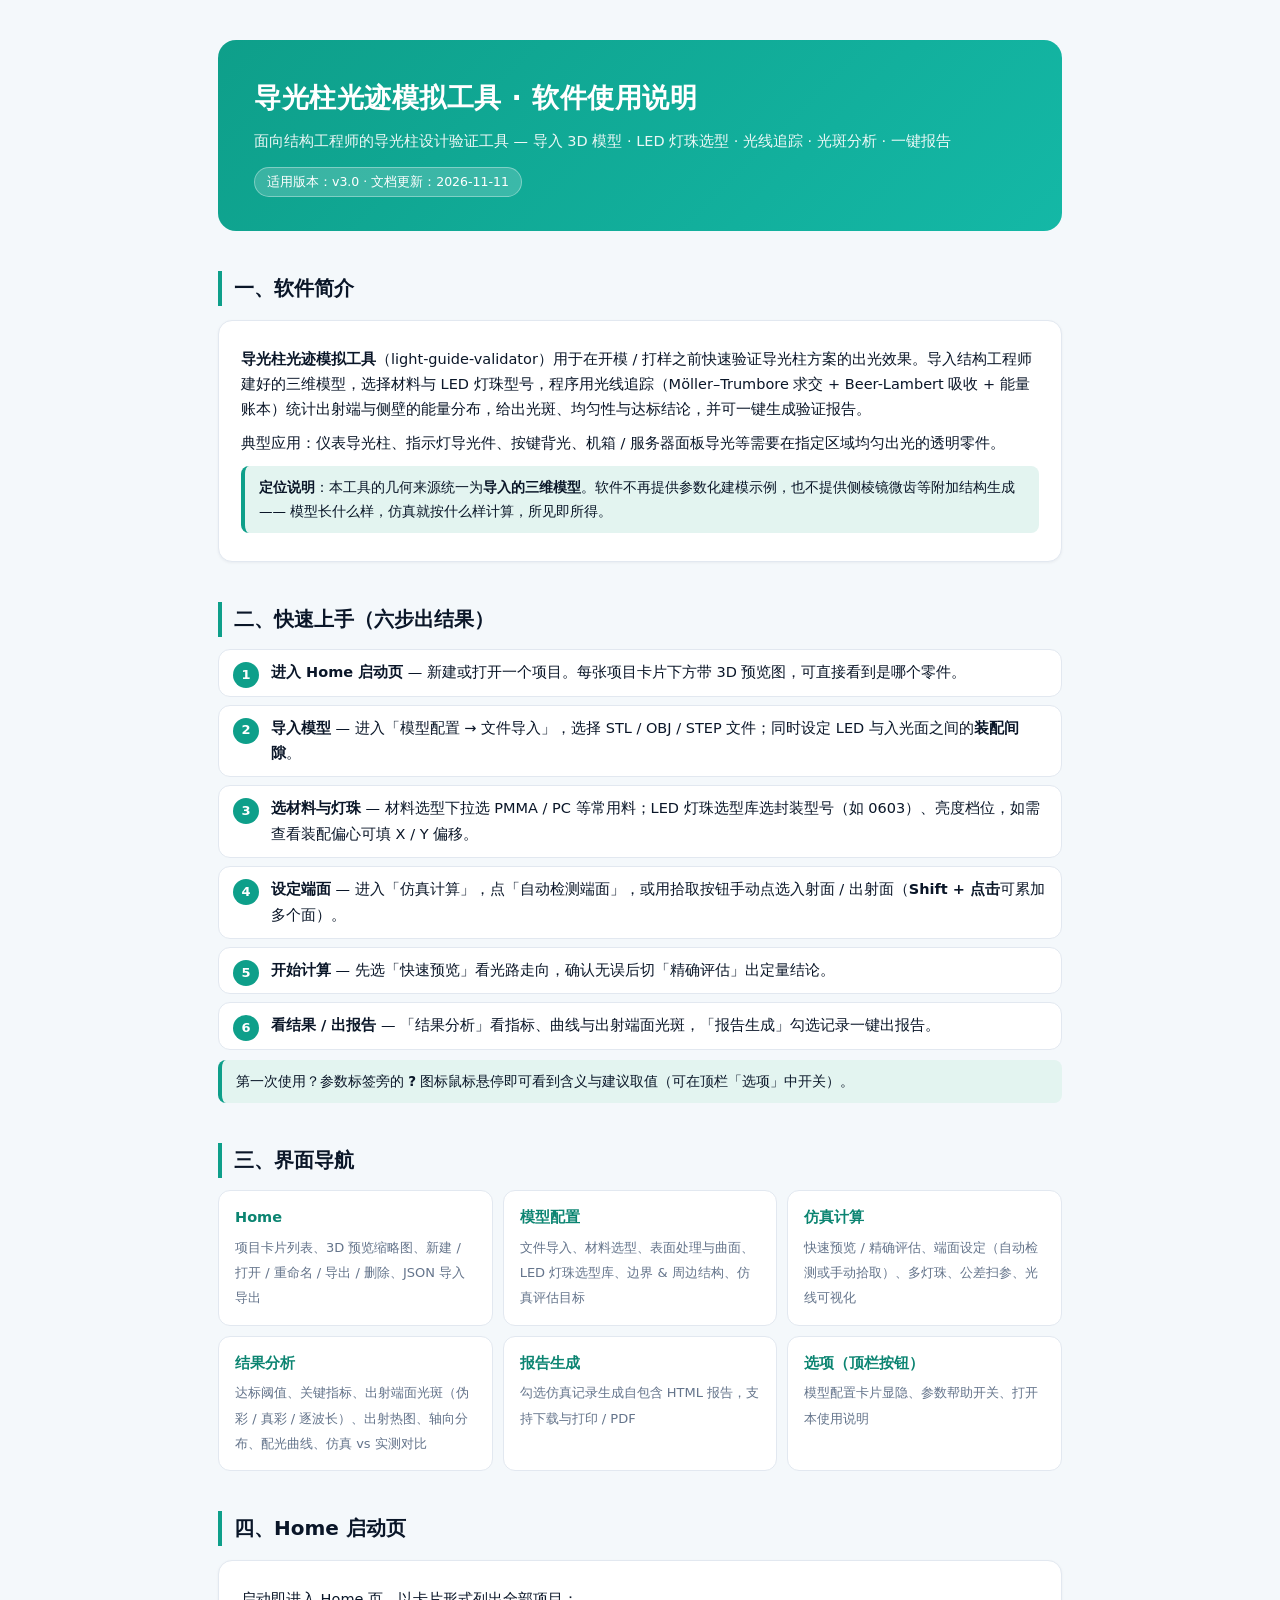
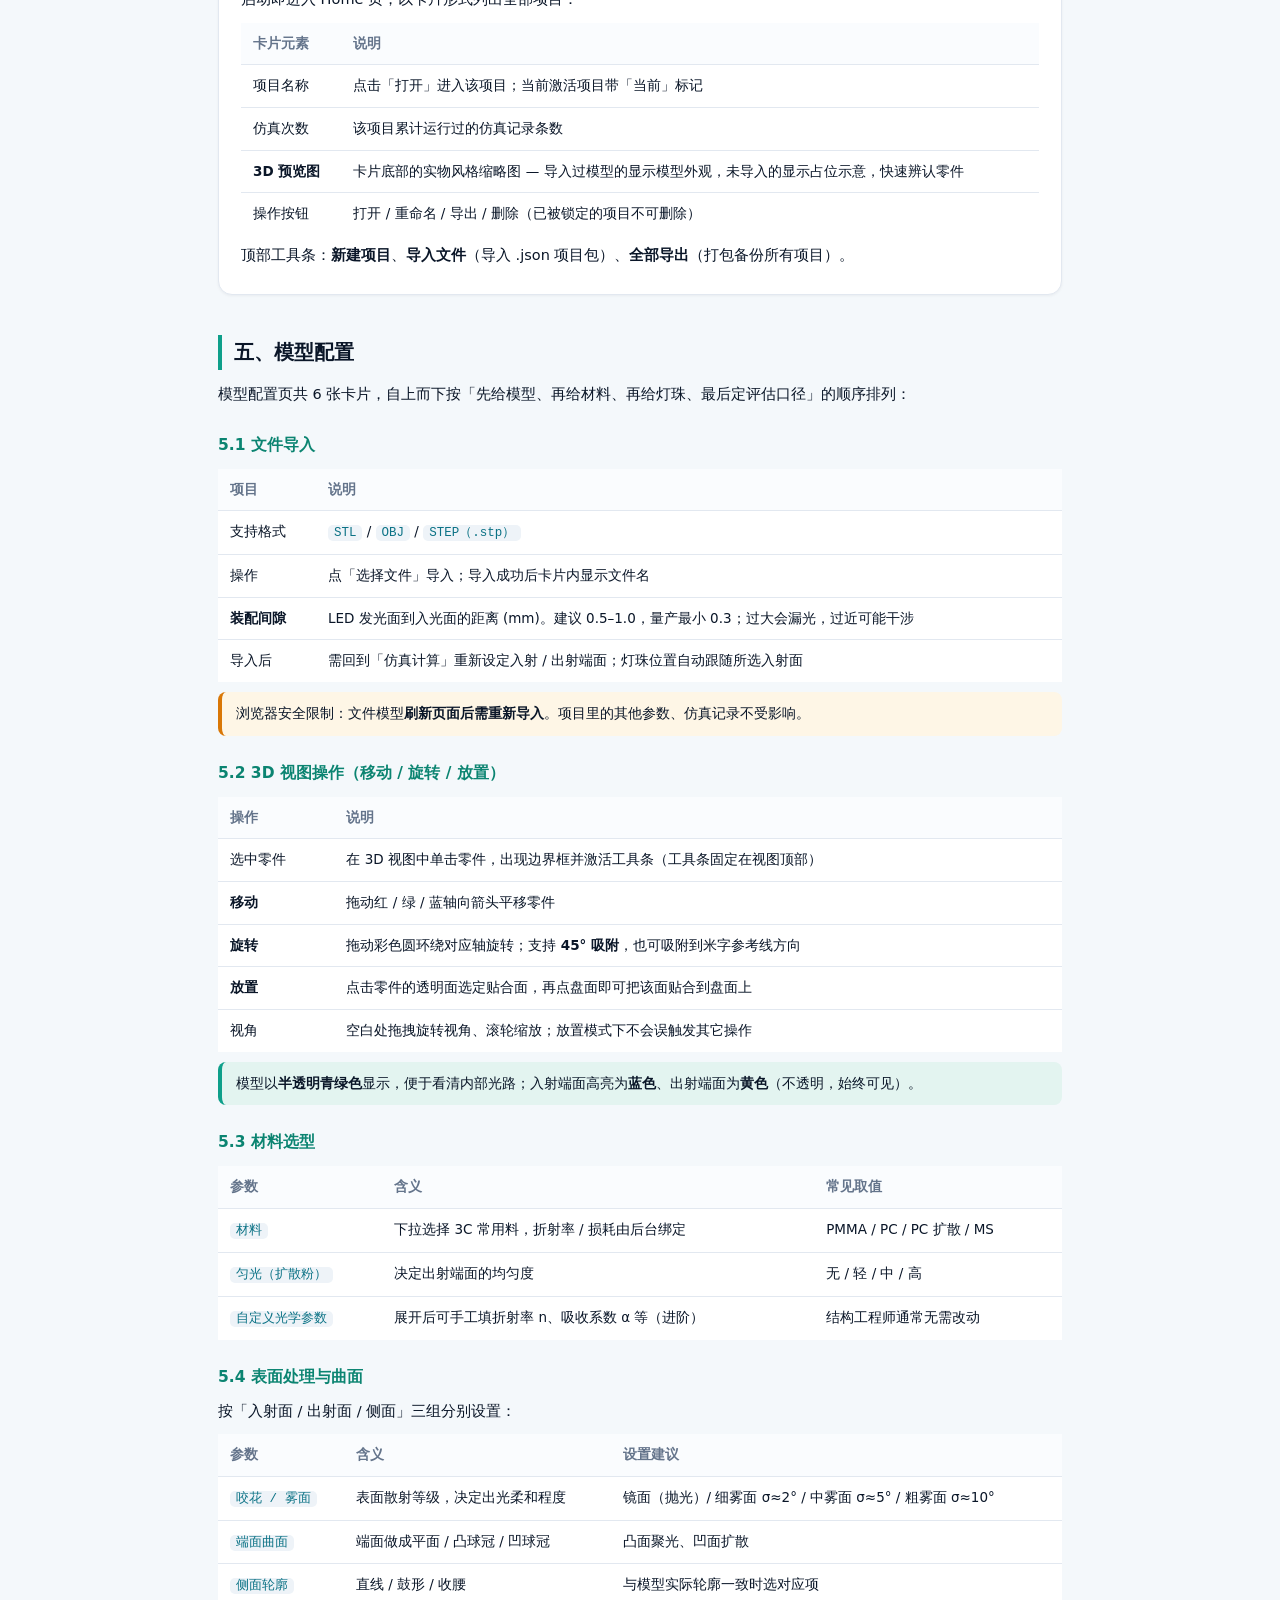
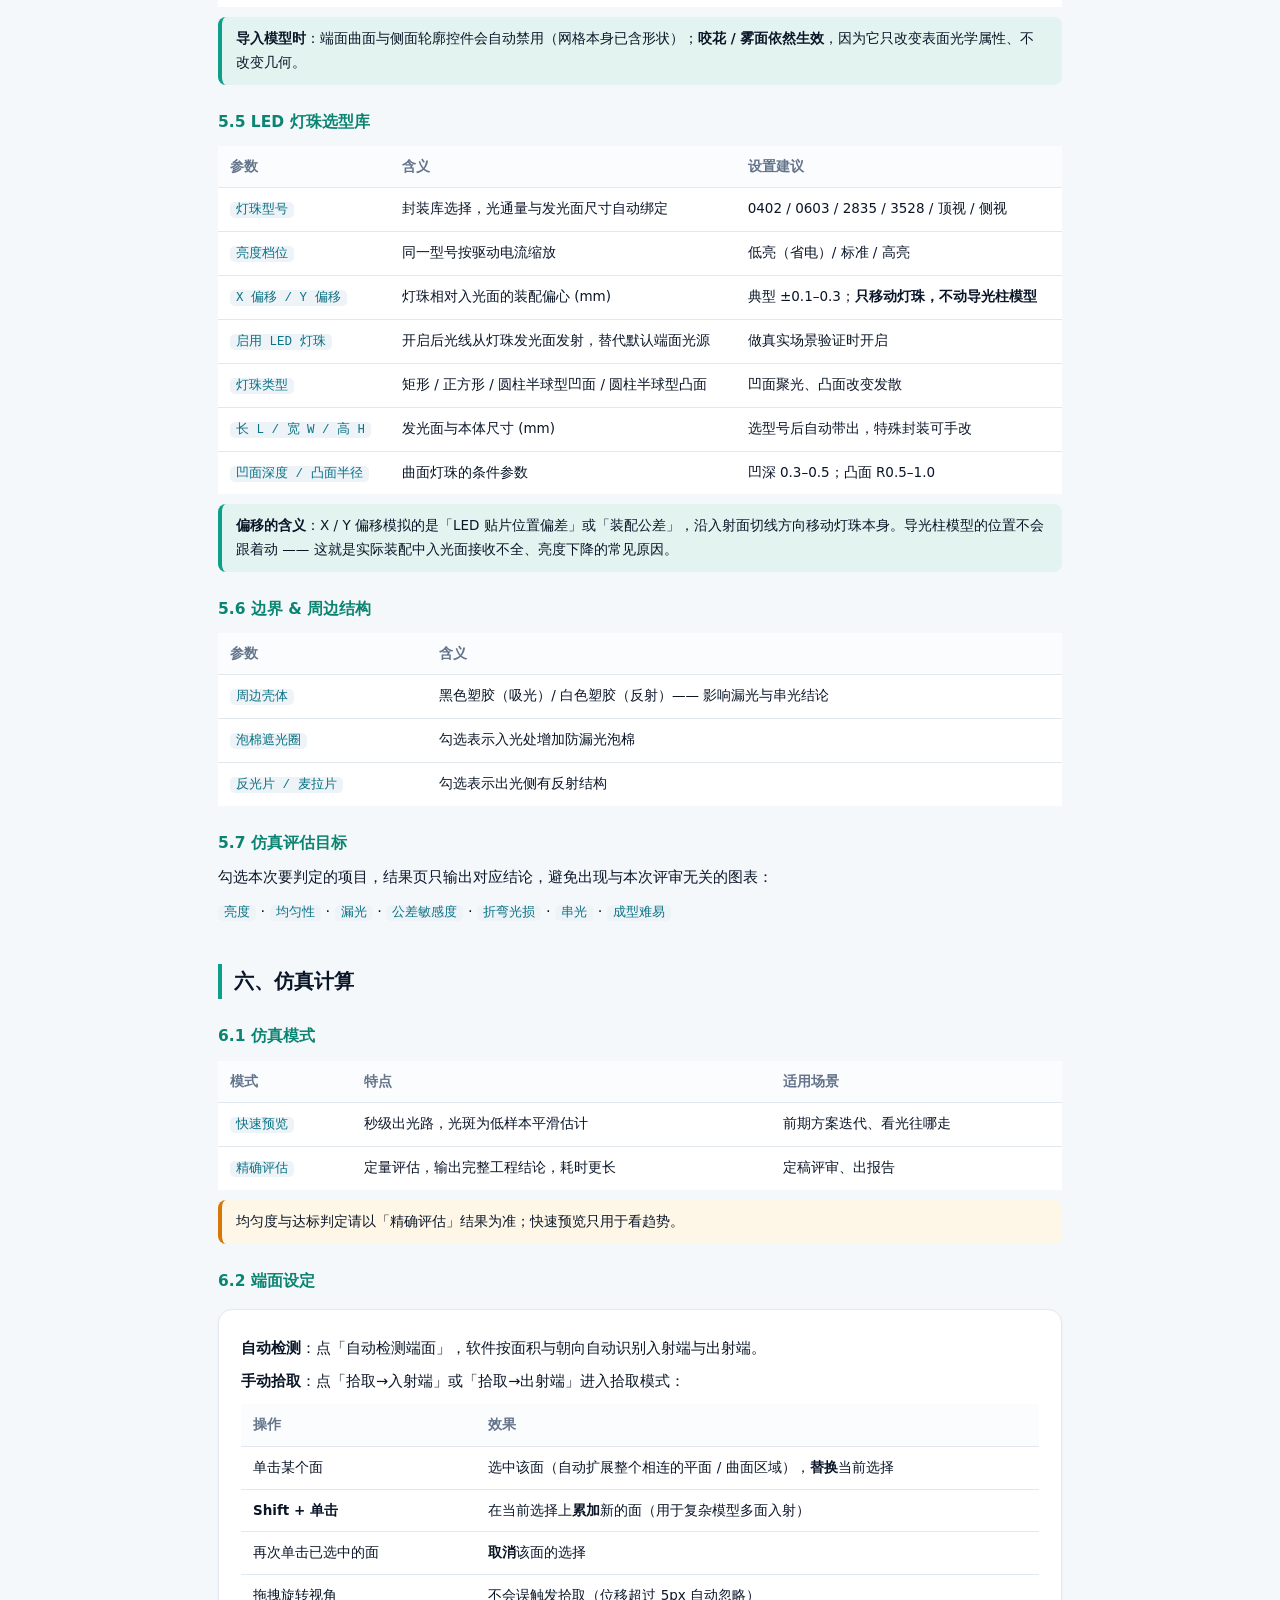
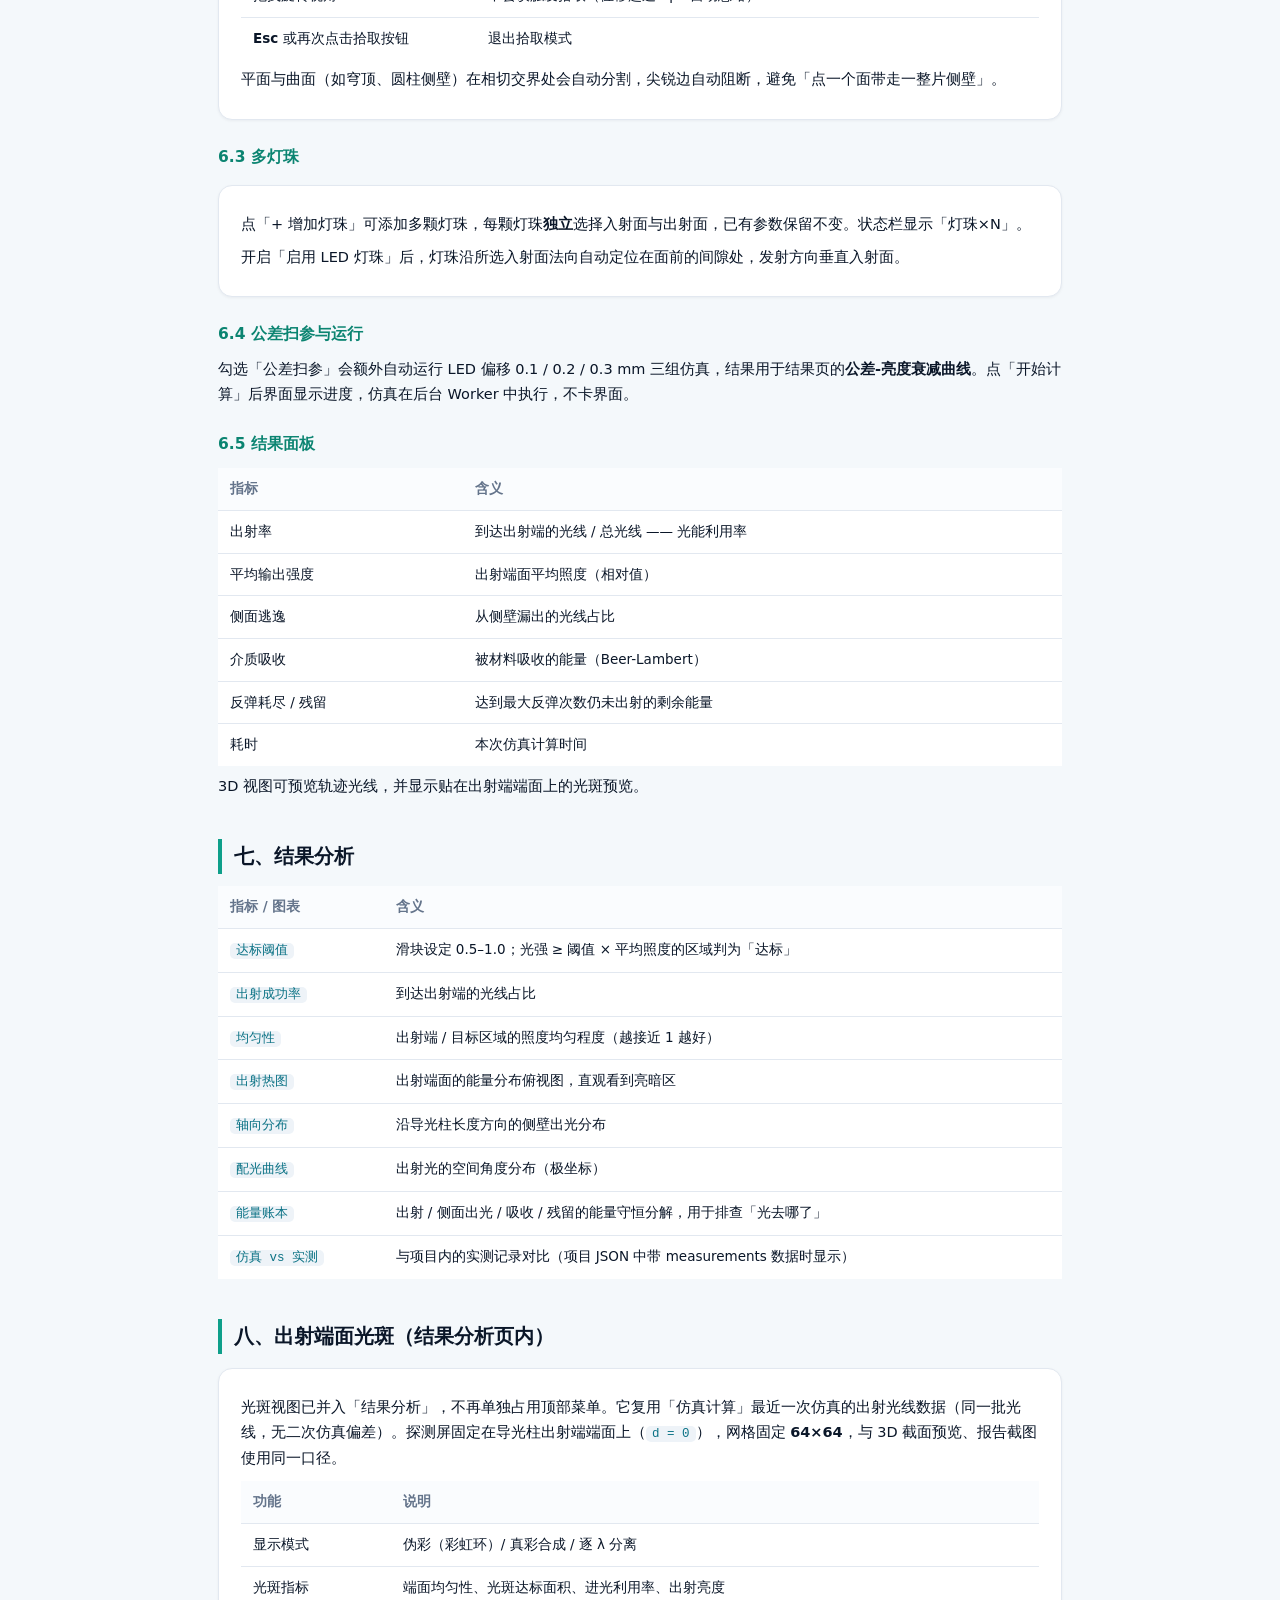
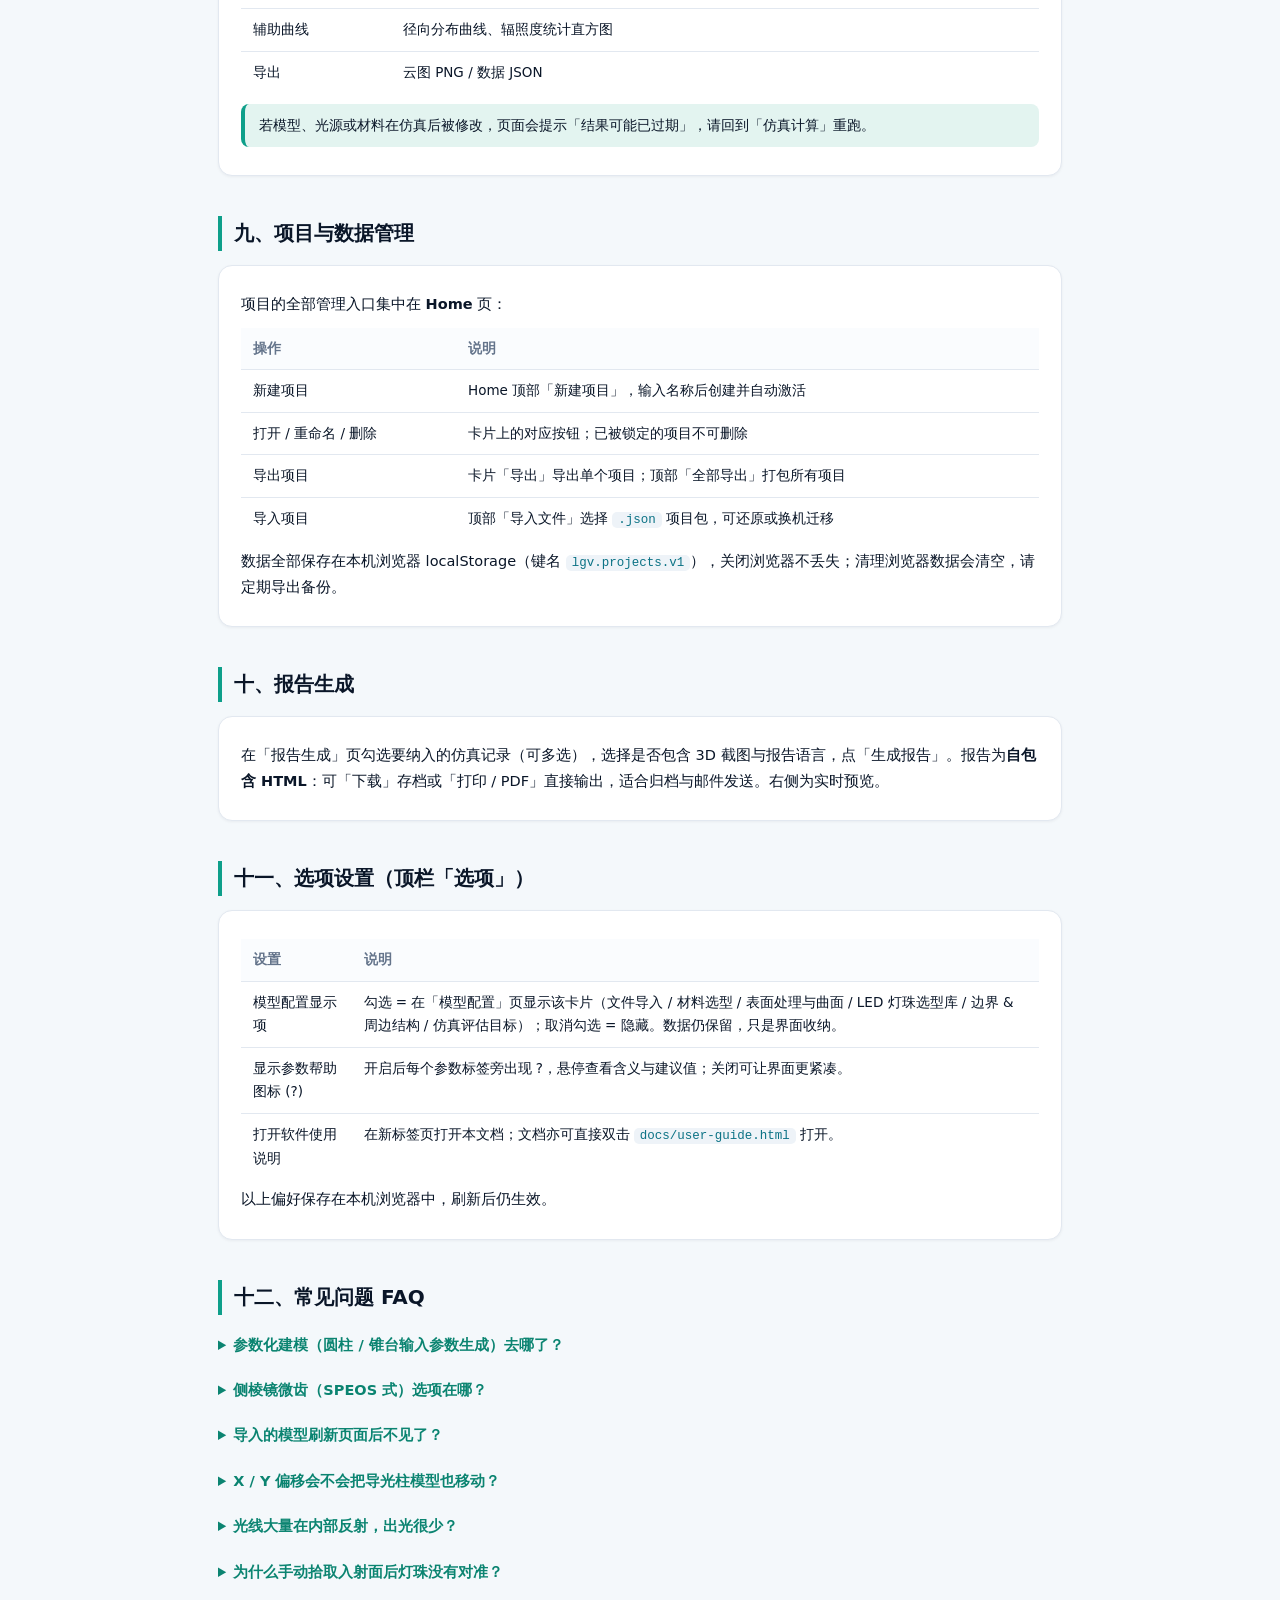
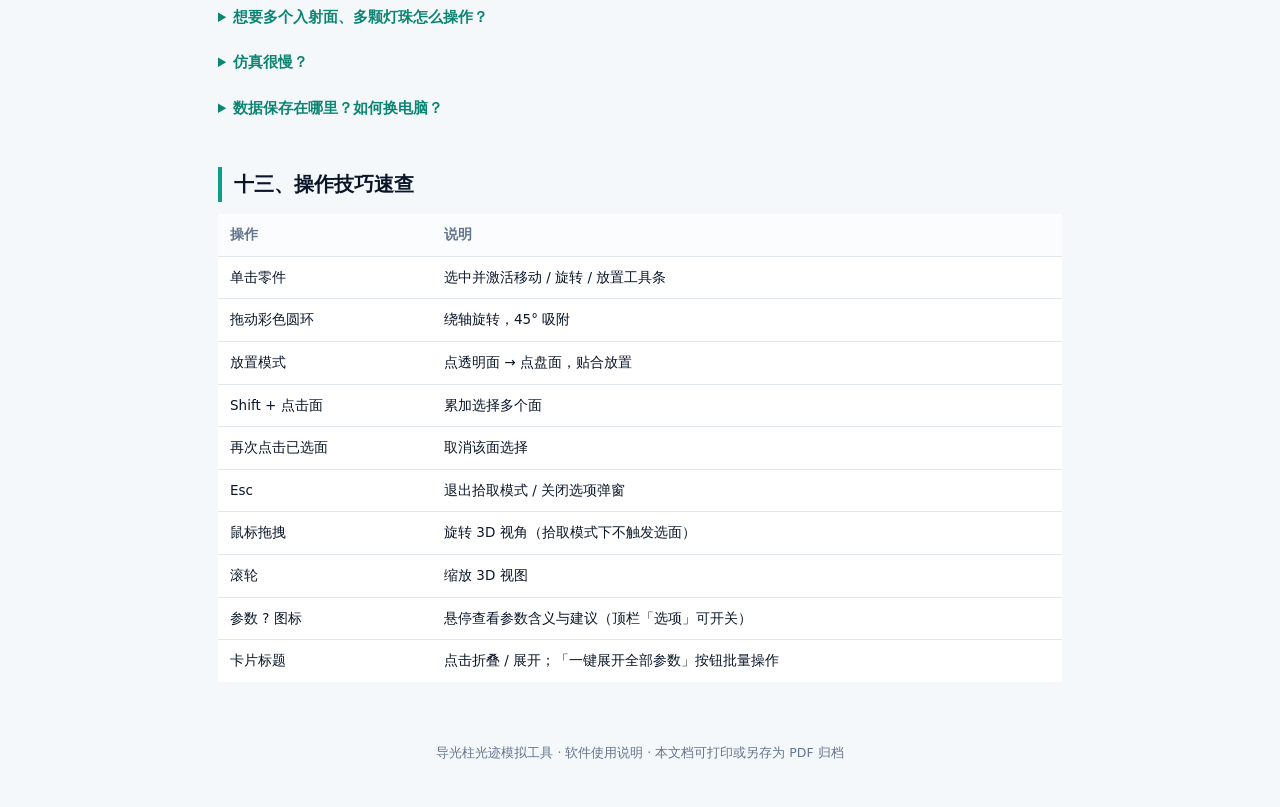
<file: 导光柱光迹模拟工具-20261013/docs/user-guide.html>
<!DOCTYPE html>
<html lang="zh-CN">
<head>
<meta charset="UTF-8">
<meta name="viewport" content="width=device-width, initial-scale=1.0">
<title>导光柱光迹模拟工具 — 软件使用说明</title>
<style>
  :root {
    --accent: #0E9F8A; --accent-strong: #0B8471; --accent-soft: #E3F4F0;
    --ink: #0A1628; --muted: #64748B; --line: #E2E8F0; --bg: #F4F8FB;
  }
  * { box-sizing: border-box; }
  body { font-family: "Segoe UI", "Microsoft YaHei", system-ui, sans-serif; background: var(--bg); color: var(--ink); margin: 0; line-height: 1.75; font-size: 14.5px; }
  .wrap { max-width: 900px; margin: 0 auto; padding: 40px 28px 80px; }
  header.doc { background: linear-gradient(135deg, var(--accent) 0%, #14B8A6 100%); color: #fff; border-radius: 18px; padding: 34px 36px; margin-bottom: 34px; }
  header.doc h1 { margin: 0 0 8px; font-size: 27px; letter-spacing: .5px; }
  header.doc p { margin: 0; opacity: .92; font-size: 14.5px; }
  .ver { display: inline-block; margin-top: 12px; background: rgba(255,255,255,.18); border: 1px solid rgba(255,255,255,.35); padding: 3px 12px; border-radius: 999px; font-size: 12.5px; }
  h2 { font-size: 20px; margin: 40px 0 12px; padding-left: 12px; border-left: 4px solid var(--accent); }
  h3 { font-size: 15.5px; margin: 24px 0 8px; color: var(--accent-strong); }
  p { margin: 8px 0; }
  .card { background: #fff; border: 1px solid var(--line); border-radius: 14px; padding: 18px 22px; margin: 14px 0; box-shadow: 0 1px 3px rgba(10,22,40,.05); }
  table { width: 100%; border-collapse: collapse; margin: 10px 0 4px; background: #fff; font-size: 13.5px; }
  th, td { text-align: left; padding: 9px 12px; border-bottom: 1px solid var(--line); vertical-align: top; }
  th { color: var(--muted); font-weight: 600; white-space: nowrap; background: #FAFCFE; }
  tr:last-child td { border-bottom: none; }
  code, .k { font-family: Consolas, Menlo, monospace; background: #EEF3F8; border-radius: 5px; padding: 1px 6px; font-size: 12.5px; color: #0B7285; }
  .tip { background: var(--accent-soft); border-left: 4px solid var(--accent); border-radius: 8px; padding: 10px 14px; margin: 10px 0; font-size: 13.5px; }
  .warn { background: #FEF6E6; border-left: 4px solid #D97706; border-radius: 8px; padding: 10px 14px; margin: 10px 0; font-size: 13.5px; }
  .steps { counter-reset: step; padding-left: 0; list-style: none; margin: 10px 0; }
  .steps li { counter-increment: step; position: relative; padding: 10px 14px 10px 52px; background: #fff; border: 1px solid var(--line); border-radius: 12px; margin: 8px 0; }
  .steps li::before { content: counter(step); position: absolute; left: 14px; top: 12px; width: 26px; height: 26px; border-radius: 50%; background: var(--accent); color: #fff; font-weight: 700; font-size: 13px; display: flex; align-items: center; justify-content: center; }
  .nav-map { display: grid; grid-template-columns: repeat(auto-fit, minmax(240px, 1fr)); gap: 10px; margin: 12px 0; }
  .nav-map .nm { background: #fff; border: 1px solid var(--line); border-radius: 12px; padding: 14px 16px; }
  .nav-map .nm b { color: var(--accent-strong); display: block; margin-bottom: 4px; font-size: 14.5px; }
  .nav-map .nm span { font-size: 13px; color: var(--muted); }
  details { margin: 8px 0; }
  summary { cursor: pointer; font-weight: 600; color: var(--accent-strong); padding: 6px 0; }
  footer { margin-top: 60px; color: var(--muted); font-size: 12.5px; text-align: center; }
  @media print {
    body { background: #fff; font-size: 12.5px; }
    .wrap { max-width: none; padding: 0; }
    header.doc { border-radius: 0; -webkit-print-color-adjust: exact; print-color-adjust: exact; }
    .card { box-shadow: none; break-inside: avoid; }
    details { display: block; }
  }
</style>
</head>
<body>
<div class="wrap">

<header class="doc">
  <h1>导光柱光迹模拟工具 · 软件使用说明</h1>
  <p>面向结构工程师的导光柱设计验证工具 — 导入 3D 模型 · LED 灯珠选型 · 光线追踪 · 光斑分析 · 一键报告</p>
  <span class="ver">适用版本：v3.0 · 文档更新：2026-11-11</span>
</header>

<h2>一、软件简介</h2>
<div class="card">
  <p><b>导光柱光迹模拟工具</b>（light-guide-validator）用于在开模 / 打样之前快速验证导光柱方案的出光效果。导入结构工程师建好的三维模型，选择材料与 LED 灯珠型号，程序用光线追踪（Möller–Trumbore 求交 + Beer-Lambert 吸收 + 能量账本）统计出射端与侧壁的能量分布，给出光斑、均匀性与达标结论，并可一键生成验证报告。</p>
  <p>典型应用：仪表导光柱、指示灯导光件、按键背光、机箱 / 服务器面板导光等需要在指定区域均匀出光的透明零件。</p>
  <div class="tip"><b>定位说明</b>：本工具的几何来源统一为<b>导入的三维模型</b>。软件不再提供参数化建模示例，也不提供侧棱镜微齿等附加结构生成 —— 模型长什么样，仿真就按什么样计算，所见即所得。</div>
</div>

<h2>二、快速上手（六步出结果）</h2>
<ol class="steps">
  <li><b>进入 Home 启动页</b> — 新建或打开一个项目。每张项目卡片下方带 3D 预览图，可直接看到是哪个零件。</li>
  <li><b>导入模型</b> — 进入「模型配置 → 文件导入」，选择 STL / OBJ / STEP 文件；同时设定 LED 与入光面之间的<b>装配间隙</b>。</li>
  <li><b>选材料与灯珠</b> — 材料选型下拉选 PMMA / PC 等常用料；LED 灯珠选型库选封装型号（如 0603）、亮度档位，如需查看装配偏心可填 X / Y 偏移。</li>
  <li><b>设定端面</b> — 进入「仿真计算」，点「自动检测端面」，或用拾取按钮手动点选入射面 / 出射面（<b>Shift + 点击</b>可累加多个面）。</li>
  <li><b>开始计算</b> — 先选「快速预览」看光路走向，确认无误后切「精确评估」出定量结论。</li>
  <li><b>看结果 / 出报告</b> — 「结果分析」看指标、曲线与出射端面光斑，「报告生成」勾选记录一键出报告。</li>
</ol>
<div class="tip">第一次使用？参数标签旁的 <b>?</b> 图标鼠标悬停即可看到含义与建议取值（可在顶栏「选项」中开关）。</div>

<h2>三、界面导航</h2>
<div class="nav-map">
  <div class="nm"><b>Home</b><span>项目卡片列表、3D 预览缩略图、新建 / 打开 / 重命名 / 导出 / 删除、JSON 导入导出</span></div>
  <div class="nm"><b>模型配置</b><span>文件导入、材料选型、表面处理与曲面、LED 灯珠选型库、边界 &amp; 周边结构、仿真评估目标</span></div>
  <div class="nm"><b>仿真计算</b><span>快速预览 / 精确评估、端面设定（自动检测或手动拾取）、多灯珠、公差扫参、光线可视化</span></div>
  <div class="nm"><b>结果分析</b><span>达标阈值、关键指标、出射端面光斑（伪彩 / 真彩 / 逐波长）、出射热图、轴向分布、配光曲线、仿真 vs 实测对比</span></div>
  <div class="nm"><b>报告生成</b><span>勾选仿真记录生成自包含 HTML 报告，支持下载与打印 / PDF</span></div>
  <div class="nm"><b>选项（顶栏按钮）</b><span>模型配置卡片显隐、参数帮助开关、打开本使用说明</span></div>
</div>

<h2>四、Home 启动页</h2>
<div class="card">
  <p>启动即进入 Home 页，以卡片形式列出全部项目：</p>
  <table>
    <tr><th>卡片元素</th><th>说明</th></tr>
    <tr><td>项目名称</td><td>点击「打开」进入该项目；当前激活项目带「当前」标记</td></tr>
    <tr><td>仿真次数</td><td>该项目累计运行过的仿真记录条数</td></tr>
    <tr><td><b>3D 预览图</b></td><td>卡片底部的实物风格缩略图 — 导入过模型的显示模型外观，未导入的显示占位示意，快速辨认零件</td></tr>
    <tr><td>操作按钮</td><td>打开 / 重命名 / 导出 / 删除（已被锁定的项目不可删除）</td></tr>
  </table>
  <p>顶部工具条：<b>新建项目</b>、<b>导入文件</b>（导入 .json 项目包）、<b>全部导出</b>（打包备份所有项目）。</p>
</div>

<h2>五、模型配置</h2>
<p>模型配置页共 6 张卡片，自上而下按「先给模型、再给材料、再给灯珠、最后定评估口径」的顺序排列：</p>

<h3>5.1 文件导入</h3>
<table>
  <tr><th>项目</th><th>说明</th></tr>
  <tr><td>支持格式</td><td><code>STL</code> / <code>OBJ</code> / <code>STEP（.stp）</code></td></tr>
  <tr><td>操作</td><td>点「选择文件」导入；导入成功后卡片内显示文件名</td></tr>
  <tr><td><b>装配间隙</b></td><td>LED 发光面到入光面的距离 (mm)。建议 0.5–1.0，量产最小 0.3；过大会漏光，过近可能干涉</td></tr>
  <tr><td>导入后</td><td>需回到「仿真计算」重新设定入射 / 出射端面；灯珠位置自动跟随所选入射面</td></tr>
</table>
<div class="warn">浏览器安全限制：文件模型<b>刷新页面后需重新导入</b>。项目里的其他参数、仿真记录不受影响。</div>

<h3>5.2 3D 视图操作（移动 / 旋转 / 放置）</h3>
<table>
  <tr><th>操作</th><th>说明</th></tr>
  <tr><td>选中零件</td><td>在 3D 视图中单击零件，出现边界框并激活工具条（工具条固定在视图顶部）</td></tr>
  <tr><td><b>移动</b></td><td>拖动红 / 绿 / 蓝轴向箭头平移零件</td></tr>
  <tr><td><b>旋转</b></td><td>拖动彩色圆环绕对应轴旋转；支持 <b>45° 吸附</b>，也可吸附到米字参考线方向</td></tr>
  <tr><td><b>放置</b></td><td>点击零件的透明面选定贴合面，再点盘面即可把该面贴合到盘面上</td></tr>
  <tr><td>视角</td><td>空白处拖拽旋转视角、滚轮缩放；放置模式下不会误触发其它操作</td></tr>
</table>
<div class="tip">模型以<b>半透明青绿色</b>显示，便于看清内部光路；入射端面高亮为<b>蓝色</b>、出射端面为<b>黄色</b>（不透明，始终可见）。</div>

<h3>5.3 材料选型</h3>
<table>
  <tr><th>参数</th><th>含义</th><th>常见取值</th></tr>
  <tr><td><code>材料</code></td><td>下拉选择 3C 常用料，折射率 / 损耗由后台绑定</td><td>PMMA / PC / PC 扩散 / MS</td></tr>
  <tr><td><code>匀光（扩散粉）</code></td><td>决定出射端面的均匀度</td><td>无 / 轻 / 中 / 高</td></tr>
  <tr><td><code>自定义光学参数</code></td><td>展开后可手工填折射率 n、吸收系数 α 等（进阶）</td><td>结构工程师通常无需改动</td></tr>
</table>

<h3>5.4 表面处理与曲面</h3>
<p>按「入射面 / 出射面 / 侧面」三组分别设置：</p>
<table>
  <tr><th>参数</th><th>含义</th><th>设置建议</th></tr>
  <tr><td><code>咬花 / 雾面</code></td><td>表面散射等级，决定出光柔和程度</td><td>镜面（抛光）/ 细雾面 σ≈2° / 中雾面 σ≈5° / 粗雾面 σ≈10°</td></tr>
  <tr><td><code>端面曲面</code></td><td>端面做成平面 / 凸球冠 / 凹球冠</td><td>凸面聚光、凹面扩散</td></tr>
  <tr><td><code>侧面轮廓</code></td><td>直线 / 鼓形 / 收腰</td><td>与模型实际轮廓一致时选对应项</td></tr>
</table>
<div class="tip"><b>导入模型时</b>：端面曲面与侧面轮廓控件会自动禁用（网格本身已含形状）；<b>咬花 / 雾面依然生效</b>，因为它只改变表面光学属性、不改变几何。</div>

<h3>5.5 LED 灯珠选型库</h3>
<table>
  <tr><th>参数</th><th>含义</th><th>设置建议</th></tr>
  <tr><td><code>灯珠型号</code></td><td>封装库选择，光通量与发光面尺寸自动绑定</td><td>0402 / 0603 / 2835 / 3528 / 顶视 / 侧视</td></tr>
  <tr><td><code>亮度档位</code></td><td>同一型号按驱动电流缩放</td><td>低亮（省电）/ 标准 / 高亮</td></tr>
  <tr><td><code>X 偏移 / Y 偏移</code></td><td>灯珠相对入光面的装配偏心 (mm)</td><td>典型 ±0.1–0.3；<b>只移动灯珠，不动导光柱模型</b></td></tr>
  <tr><td><code>启用 LED 灯珠</code></td><td>开启后光线从灯珠发光面发射，替代默认端面光源</td><td>做真实场景验证时开启</td></tr>
  <tr><td><code>灯珠类型</code></td><td>矩形 / 正方形 / 圆柱半球型凹面 / 圆柱半球型凸面</td><td>凹面聚光、凸面改变发散</td></tr>
  <tr><td><code>长 L / 宽 W / 高 H</code></td><td>发光面与本体尺寸 (mm)</td><td>选型号后自动带出，特殊封装可手改</td></tr>
  <tr><td><code>凹面深度 / 凸面半径</code></td><td>曲面灯珠的条件参数</td><td>凹深 0.3–0.5；凸面 R0.5–1.0</td></tr>
</table>
<div class="tip"><b>偏移的含义</b>：X / Y 偏移模拟的是「LED 贴片位置偏差」或「装配公差」，沿入射面切线方向移动灯珠本身。导光柱模型的位置不会跟着动 —— 这就是实际装配中入光面接收不全、亮度下降的常见原因。</div>

<h3>5.6 边界 &amp; 周边结构</h3>
<table>
  <tr><th>参数</th><th>含义</th></tr>
  <tr><td><code>周边壳体</code></td><td>黑色塑胶（吸光）/ 白色塑胶（反射）—— 影响漏光与串光结论</td></tr>
  <tr><td><code>泡棉遮光圈</code></td><td>勾选表示入光处增加防漏光泡棉</td></tr>
  <tr><td><code>反光片 / 麦拉片</code></td><td>勾选表示出光侧有反射结构</td></tr>
</table>

<h3>5.7 仿真评估目标</h3>
<p>勾选本次要判定的项目，结果页只输出对应结论，避免出现与本次评审无关的图表：</p>
<p><code>亮度</code> · <code>均匀性</code> · <code>漏光</code> · <code>公差敏感度</code> · <code>折弯光损</code> · <code>串光</code> · <code>成型难易</code></p>

<h2>六、仿真计算</h2>

<h3>6.1 仿真模式</h3>
<table>
  <tr><th>模式</th><th>特点</th><th>适用场景</th></tr>
  <tr><td><code>快速预览</code></td><td>秒级出光路，光斑为低样本平滑估计</td><td>前期方案迭代、看光往哪走</td></tr>
  <tr><td><code>精确评估</code></td><td>定量评估，输出完整工程结论，耗时更长</td><td>定稿评审、出报告</td></tr>
</table>
<div class="warn">均匀度与达标判定请以「精确评估」结果为准；快速预览只用于看趋势。</div>

<h3>6.2 端面设定</h3>
<div class="card">
  <p><b>自动检测</b>：点「自动检测端面」，软件按面积与朝向自动识别入射端与出射端。</p>
  <p><b>手动拾取</b>：点「拾取→入射端」或「拾取→出射端」进入拾取模式：</p>
  <table>
    <tr><th>操作</th><th>效果</th></tr>
    <tr><td>单击某个面</td><td>选中该面（自动扩展整个相连的平面 / 曲面区域），<b>替换</b>当前选择</td></tr>
    <tr><td><b>Shift + 单击</b></td><td>在当前选择上<b>累加</b>新的面（用于复杂模型多面入射）</td></tr>
    <tr><td>再次单击已选中的面</td><td><b>取消</b>该面的选择</td></tr>
    <tr><td>拖拽旋转视角</td><td>不会误触发拾取（位移超过 5px 自动忽略）</td></tr>
    <tr><td><b>Esc</b> 或再次点击拾取按钮</td><td>退出拾取模式</td></tr>
  </table>
  <p>平面与曲面（如穹顶、圆柱侧壁）在相切交界处会自动分割，尖锐边自动阻断，避免「点一个面带走一整片侧壁」。</p>
</div>

<h3>6.3 多灯珠</h3>
<div class="card">
  <p>点「+ 增加灯珠」可添加多颗灯珠，每颗灯珠<b>独立</b>选择入射面与出射面，已有参数保留不变。状态栏显示「灯珠×N」。</p>
  <p>开启「启用 LED 灯珠」后，灯珠沿所选入射面法向自动定位在面前的间隙处，发射方向垂直入射面。</p>
</div>

<h3>6.4 公差扫参与运行</h3>
<p>勾选「公差扫参」会额外自动运行 LED 偏移 0.1 / 0.2 / 0.3 mm 三组仿真，结果用于结果页的<b>公差-亮度衰减曲线</b>。点「开始计算」后界面显示进度，仿真在后台 Worker 中执行，不卡界面。</p>

<h3>6.5 结果面板</h3>
<table>
  <tr><th>指标</th><th>含义</th></tr>
  <tr><td>出射率</td><td>到达出射端的光线 / 总光线 —— 光能利用率</td></tr>
  <tr><td>平均输出强度</td><td>出射端面平均照度（相对值）</td></tr>
  <tr><td>侧面逃逸</td><td>从侧壁漏出的光线占比</td></tr>
  <tr><td>介质吸收</td><td>被材料吸收的能量（Beer-Lambert）</td></tr>
  <tr><td>反弹耗尽 / 残留</td><td>达到最大反弹次数仍未出射的剩余能量</td></tr>
  <tr><td>耗时</td><td>本次仿真计算时间</td></tr>
</table>
<p>3D 视图可预览轨迹光线，并显示贴在出射端端面上的光斑预览。</p>

<h2>七、结果分析</h2>
<table>
  <tr><th>指标 / 图表</th><th>含义</th></tr>
  <tr><td><code>达标阈值</code></td><td>滑块设定 0.5–1.0；光强 ≥ 阈值 × 平均照度的区域判为「达标」</td></tr>
  <tr><td><code>出射成功率</code></td><td>到达出射端的光线占比</td></tr>
  <tr><td><code>均匀性</code></td><td>出射端 / 目标区域的照度均匀程度（越接近 1 越好）</td></tr>
  <tr><td><code>出射热图</code></td><td>出射端面的能量分布俯视图，直观看到亮暗区</td></tr>
  <tr><td><code>轴向分布</code></td><td>沿导光柱长度方向的侧壁出光分布</td></tr>
  <tr><td><code>配光曲线</code></td><td>出射光的空间角度分布（极坐标）</td></tr>
  <tr><td><code>能量账本</code></td><td>出射 / 侧面出光 / 吸收 / 残留的能量守恒分解，用于排查「光去哪了」</td></tr>
  <tr><td><code>仿真 vs 实测</code></td><td>与项目内的实测记录对比（项目 JSON 中带 measurements 数据时显示）</td></tr>
</table>

<h2>八、出射端面光斑（结果分析页内）</h2>
<div class="card">
  <p>光斑视图已并入「结果分析」，不再单独占用顶部菜单。它复用「仿真计算」最近一次仿真的出射光线数据（同一批光线，无二次仿真偏差）。探测屏固定在导光柱出射端端面上（<code>d = 0</code>），网格固定 <b>64×64</b>，与 3D 截面预览、报告截图使用同一口径。</p>
  <table>
    <tr><th>功能</th><th>说明</th></tr>
    <tr><td>显示模式</td><td>伪彩（彩虹环）/ 真彩合成 / 逐 λ 分离</td></tr>
    <tr><td>光斑指标</td><td>端面均匀性、光斑达标面积、进光利用率、出射亮度</td></tr>
    <tr><td>辅助曲线</td><td>径向分布曲线、辐照度统计直方图</td></tr>
    <tr><td>导出</td><td>云图 PNG / 数据 JSON</td></tr>
  </table>
  <div class="tip">若模型、光源或材料在仿真后被修改，页面会提示「结果可能已过期」，请回到「仿真计算」重跑。</div>
</div>

<h2>九、项目与数据管理</h2>
<div class="card">
  <p>项目的全部管理入口集中在 <b>Home</b> 页：</p>
  <table>
    <tr><th>操作</th><th>说明</th></tr>
    <tr><td>新建项目</td><td>Home 顶部「新建项目」，输入名称后创建并自动激活</td></tr>
    <tr><td>打开 / 重命名 / 删除</td><td>卡片上的对应按钮；已被锁定的项目不可删除</td></tr>
    <tr><td>导出项目</td><td>卡片「导出」导出单个项目；顶部「全部导出」打包所有项目</td></tr>
    <tr><td>导入项目</td><td>顶部「导入文件」选择 <code>.json</code> 项目包，可还原或换机迁移</td></tr>
  </table>
  <p>数据全部保存在本机浏览器 localStorage（键名 <code>lgv.projects.v1</code>），关闭浏览器不丢失；清理浏览器数据会清空，请定期导出备份。</p>
</div>

<h2>十、报告生成</h2>
<div class="card">
  <p>在「报告生成」页勾选要纳入的仿真记录（可多选），选择是否包含 3D 截图与报告语言，点「生成报告」。报告为<b>自包含 HTML</b>：可「下载」存档或「打印 / PDF」直接输出，适合归档与邮件发送。右侧为实时预览。</p>
</div>

<h2>十一、选项设置（顶栏「选项」）</h2>
<div class="card">
  <table>
    <tr><th>设置</th><th>说明</th></tr>
    <tr><td>模型配置显示项</td><td>勾选 = 在「模型配置」页显示该卡片（文件导入 / 材料选型 / 表面处理与曲面 / LED 灯珠选型库 / 边界 &amp; 周边结构 / 仿真评估目标）；取消勾选 = 隐藏。数据仍保留，只是界面收纳。</td></tr>
    <tr><td>显示参数帮助图标 (?)</td><td>开启后每个参数标签旁出现 ?，悬停查看含义与建议值；关闭可让界面更紧凑。</td></tr>
    <tr><td>打开软件使用说明</td><td>在新标签页打开本文档；文档亦可直接双击 <code>docs/user-guide.html</code> 打开。</td></tr>
  </table>
  <p>以上偏好保存在本机浏览器中，刷新后仍生效。</p>
</div>

<h2>十二、常见问题 FAQ</h2>
<details><summary>参数化建模（圆柱 / 锥台输入参数生成）去哪了？</summary>
  <p>已移除。本工具现在的几何统一来自导入的三维模型，目的是让仿真对象与结构实际设计<b>完全一致</b>，避免「参数化近似」与真实模型之间的偏差。请用 CAD 导出 STL / STEP 后导入。</p>
</details>
<details><summary>侧棱镜微齿（SPEOS 式）选项在哪？</summary>
  <p>已移除。侧壁的齿纹 / 微结构请直接建在三维模型里，导入后按真实几何参与光线追踪；表面粗糙程度则用「表面处理与曲面 → 咬花 / 雾面」控制。</p>
</details>
<details><summary>导入的模型刷新页面后不见了？</summary>
  <p>浏览器安全策略限制网页直接读取本地文件缓存，文件模型刷新后需重新导入；项目参数与仿真记录不受影响（存于 localStorage）。建议在一次会话内完成仿真与出图。</p>
</details>
<details><summary>X / Y 偏移会不会把导光柱模型也移动？</summary>
  <p>不会。X / Y 偏移只移动 LED 灯珠本身（沿入射面切线方向），导光柱模型保持原位。这正是模拟「贴片偏位 / 装配公差」的方式。</p>
</details>
<details><summary>光线大量在内部反射，出光很少？</summary>
  <p>按顺序检查：① 材料折射率是否合理（n 越大越「锁光」，PMMA≈1.49）；② 出射端面是否选对；③ 侧面咬花等级是否过低（镜面侧壁会全反射）；④ 查看能量账本，确认能量停在「残留」还是被「吸收」；⑤ 检查 LED 是否与入光面对准（装配间隙与 X / Y 偏移）。</p>
</details>
<details><summary>为什么手动拾取入射面后灯珠没有对准？</summary>
  <p>启用「启用 LED 灯珠」后，灯珠会自动定位在所选入射面法向的间隙处。若未对准，确认已重新导入 / 更新模型，并重新选择端面触发刷新。</p>
</details>
<details><summary>想要多个入射面、多颗灯珠怎么操作？</summary>
  <p>在「仿真计算」点「+ 增加灯珠」，每颗灯珠独立拾取入射面与出射面。同一颗灯珠内可用 <b>Shift+点击</b> 累加多个面。</p>
</details>
<details><summary>仿真很慢？</summary>
  <p>先用「快速预览」迭代方案；需要定量时再切「精确评估」。仿真在后台 Worker 中执行，界面不卡顿。</p>
</details>
<details><summary>数据保存在哪里？如何换电脑？</summary>
  <p>全部数据保存在本机浏览器 localStorage；用 Home 页的「全部导出」备份，「导入文件」还原。请勿使用无痕模式。</p>
</details>

<h2>十三、操作技巧速查</h2>
<table>
  <tr><th>操作</th><th>说明</th></tr>
  <tr><td>单击零件</td><td>选中并激活移动 / 旋转 / 放置工具条</td></tr>
  <tr><td>拖动彩色圆环</td><td>绕轴旋转，45° 吸附</td></tr>
  <tr><td>放置模式</td><td>点透明面 → 点盘面，贴合放置</td></tr>
  <tr><td>Shift + 点击面</td><td>累加选择多个面</td></tr>
  <tr><td>再次点击已选面</td><td>取消该面选择</td></tr>
  <tr><td>Esc</td><td>退出拾取模式 / 关闭选项弹窗</td></tr>
  <tr><td>鼠标拖拽</td><td>旋转 3D 视角（拾取模式下不触发选面）</td></tr>
  <tr><td>滚轮</td><td>缩放 3D 视图</td></tr>
  <tr><td>参数 ? 图标</td><td>悬停查看参数含义与建议（顶栏「选项」可开关）</td></tr>
  <tr><td>卡片标题</td><td>点击折叠 / 展开；「一键展开全部参数」按钮批量操作</td></tr>
</table>

<footer>导光柱光迹模拟工具 · 软件使用说明 · 本文档可打印或另存为 PDF 归档</footer>
</div>
</body>
</html>
</file>
